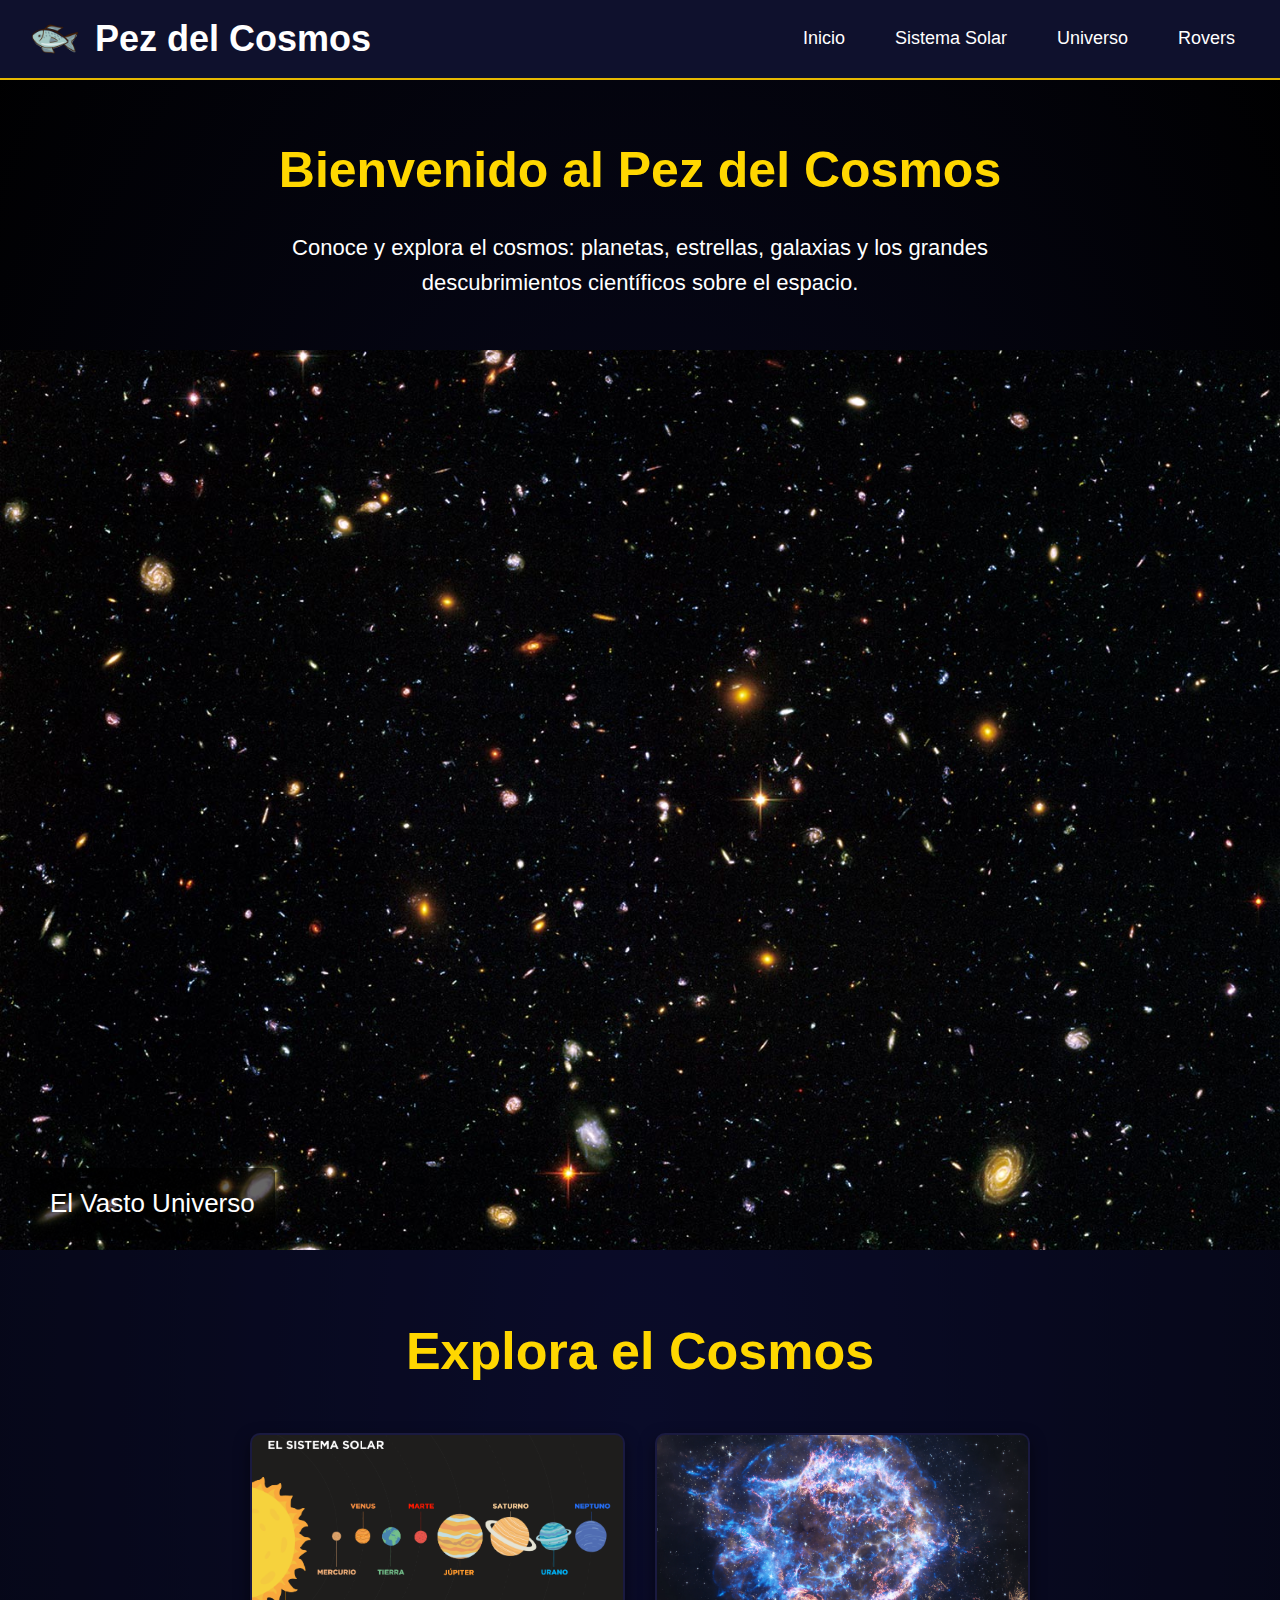
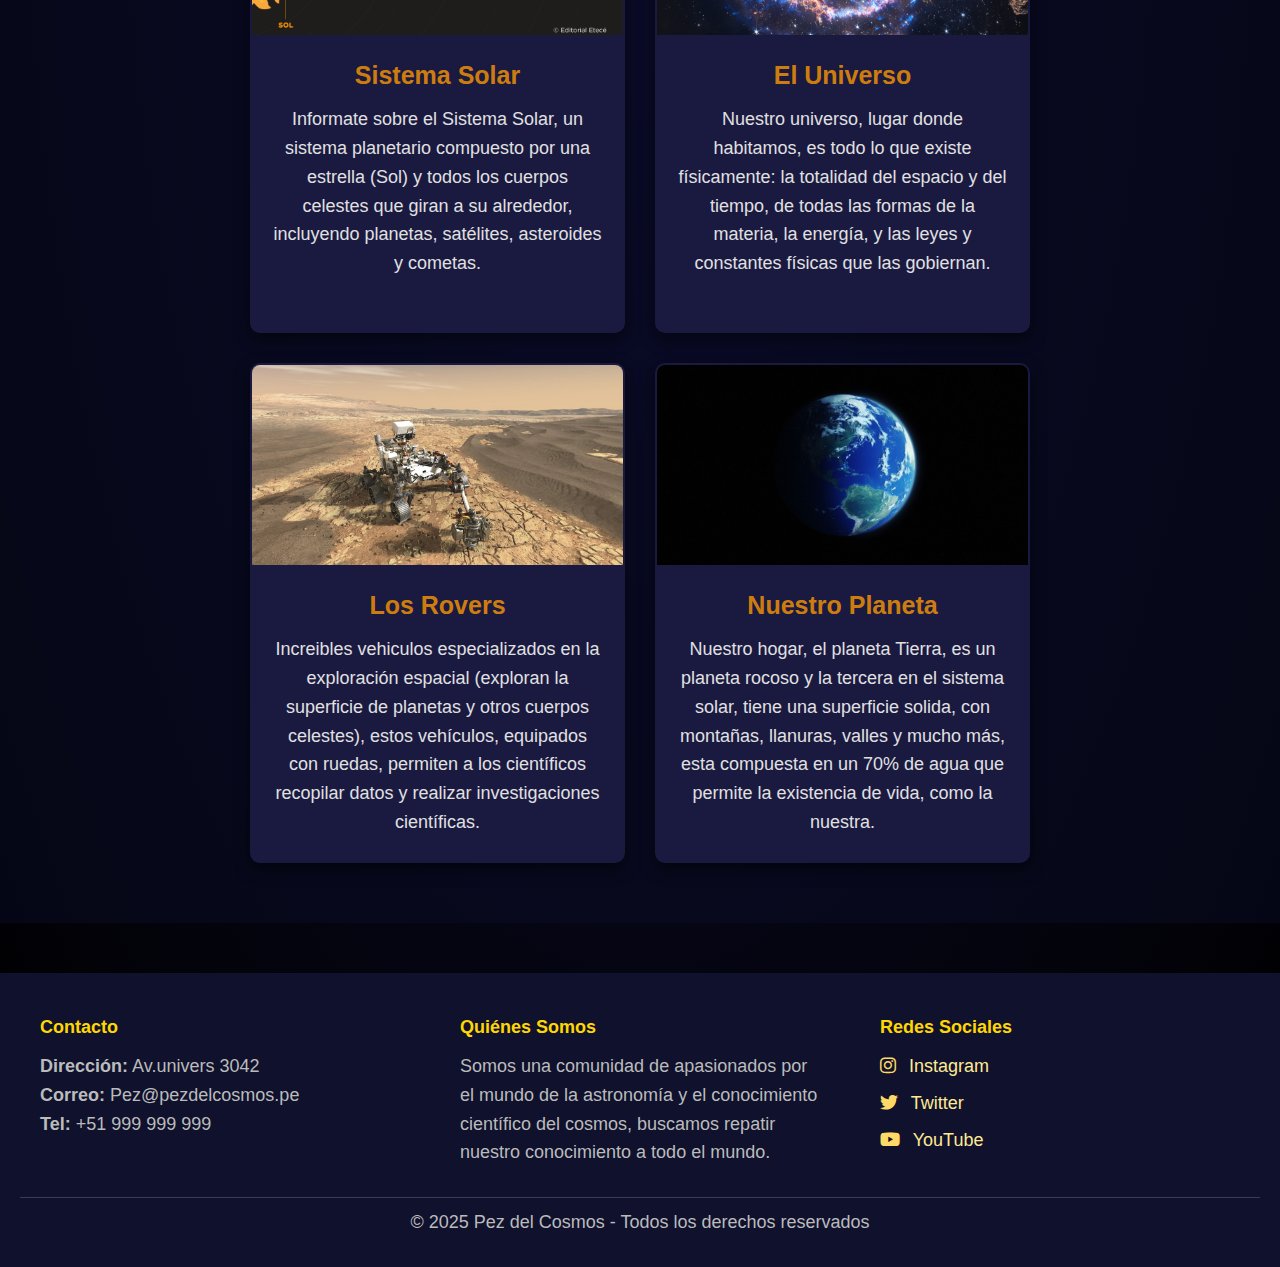
<file: index.html>
<!DOCTYPE html>
<!--Por: Camila Saribe Quispe Llimpe-->
<html lang="es">
    <head>
        <meta charset="UTF-8">
        <meta name="viewport" content="width=device-width, initial-scale=1.0">
        <title>Pez del Cosmos</title>
        <link rel="stylesheet" href="style.css">
        <link rel="stylesheet" href="https://cdnjs.cloudflare.com/ajax/libs/font-awesome/6.5.0/css/all.min.css">
    </head>
<body>

    <!--CABEZERA-->
    <header>
        <div class="logo">
            <img src="img/pez.webp">
            <h1>Pez del Cosmos</h1>
        </div>
        <nav>
            <ul class="menu">
                <li><a href="index.html">Inicio</a></li>
                <li><a href="0_Sistema_Solar.html">Sistema Solar</a>
                    <ul class="submenu">
                        <li><a href="1_Mercurio.html">Mercurio</a></li>
                        <li><a href="2_Venus.html">Venus</a></li>
                        <li><a href="3_Tierra.html">Tierra</a></li>
                        <li><a href="4_Marte.html">Marte</a></li>
                        <li><a href="5_Jupiter.html">Júpiter</a></li>
                        <li><a href="6_Saturno.html">Saturno</a></li>
                        <li><a href="7_Urano.html">Urano</a></li>
                        <li><a href="8_Neptuno.html">Neptuno</a></li>
                    </ul>
                </li>
                <li><a href="9_Universo.html">Universo</a></li>
                <li><a href="10_Rovers.html">Rovers</a></li>
            </ul>
        </nav>
        <nav class="menu-responsive">
            <a href="index.html"><i class="fa-solid fa-house"></i></a>
            <a href="0_Sistema_Solar.html"><i class="fa-solid fa-sun"></i></a>
            <a href="9_Universo.html"><i class="fa-solid fa-shuttle-space"></i></a>
            <a href="10_Rovers.html"><i class="fa-solid fa-robot"></i></a>
        </nav>
    </header>

    <!--CARRUSEL-->
    <main>
        <section class="inicio">
            <h2>Bienvenido al Pez del Cosmos</h2>
            <p>Conoce y explora el cosmos: planetas, estrellas, galaxias y los grandes descubrimientos científicos sobre el espacio.</p>
        </section>
    </main>
    <section class="carrusel">
        <ul>
            <li>
                <img src="img/universo.jpg">
                <div class="descripcion">El Vasto Universo</div>                
            </li>
            <li>
                <img src="img/sistemasolar.jpg">
                <div class="descripcion">Nuestro Sistema Solar</div>
            </li>
            <li>
                <img src="img/exploracionluna.jpg">
                <div class="descripcion">La Llegada a la Luna</div>
            </li>
            <li>
                <img src="img/galaxia.jpg">
                <div class="descripcion">Nuestra Galaxia</div>
            </li>
        </ul>
    </section>

    <!--CONTENIDO-->
    <section class="bloque">
        <h2>Explora el Cosmos</h2>
        <div class="bloques">
            <a href="0_Sistema_Solar.html">
                <div>
                    <img src="img/sistemasolar.png">
                    <div>
                        <h3>Sistema Solar</h3>
                        <p>Informate sobre el Sistema Solar, un sistema planetario compuesto por una estrella (Sol) y todos los cuerpos celestes que giran a su alrededor, incluyendo planetas, satélites, asteroides y cometas. </p>
                    </div>
                </div>
            </a>
            <a href="9_Universo.html">
                <div>
                    <img src="img/universo.png">
                    <div>
                        <h3>El Universo</h3>
                        <p>Nuestro universo, lugar donde habitamos, es todo lo que existe físicamente: la totalidad del espacio y del tiempo, de todas las formas de la materia, la energía, y las leyes y constantes físicas que las gobiernan.</p>
                    </div>
                </div>
            </a>
            <a href="10_Rovers.html">
                <div>
                <img src="img/Rovers.jpg">
                    <div>
                        <h3>Los Rovers</h3>
                        <p>Increibles vehiculos especializados en la exploración espacial (exploran la superficie de planetas y otros cuerpos celestes), estos vehículos, equipados con ruedas, permiten a los científicos recopilar datos y realizar investigaciones científicas.</p>
                    </div>
                </div>
            </a>
            <a href="3_Tierra.html">
                <div>
                <img src="img/tierra2.jpg">
                    <div>
                        <h3>Nuestro Planeta</h3>
                        <p>Nuestro hogar, el planeta Tierra, es un planeta rocoso y la tercera en el sistema solar, tiene una superficie solida, con montañas, llanuras, valles y mucho más, esta compuesta en un 70% de agua que permite la existencia de vida, como la nuestra.</p>
                    </div>
                </div>
            </a>            
        </div>
    </section>

    <!--PIE-->
    <footer>
        <div class="footer-contenido">
            <div class="footer-seccion">
                <h4>Contacto</h4>
                <p><b>Dirección:</b> Av.univers 3042</p>
                <p><b>Correo:</b> Pez@pezdelcosmos.pe</p>
                <p><b>Tel:</b> +51 999 999 999</p>
            </div>
            <div class="footer-seccion">
                <h4>Quiénes Somos</h4>
                <p>Somos una comunidad de apasionados por el mundo de la astronomía y el conocimiento científico del cosmos, buscamos repatir nuestro conocimiento a todo el mundo.</p>
            </div>
            <div class="footer-seccion">
                <h4>Redes Sociales</h4>
                <p><a href="https://www.instagram.com/nasa_es/?hl=es" target="_blank"><i class="fab fa-instagram"></i> Instagram</a>
                <br><a href="https://x.com/nasa_es?lang=es" target="_blank"><i class="fab fa-twitter"></i> Twitter</a>
                <br><a href="https://www.youtube.com/@nasa_es" target="_blank"><i class="fab fa-youtube"></i> YouTube</a>
                </p>
            </div>
        </div>
        <div class="footer-creditos">
            <p>&copy; 2025 Pez del Cosmos - Todos los derechos reservados</p>
        </div>
    </footer>

</body>
</html>
</file>
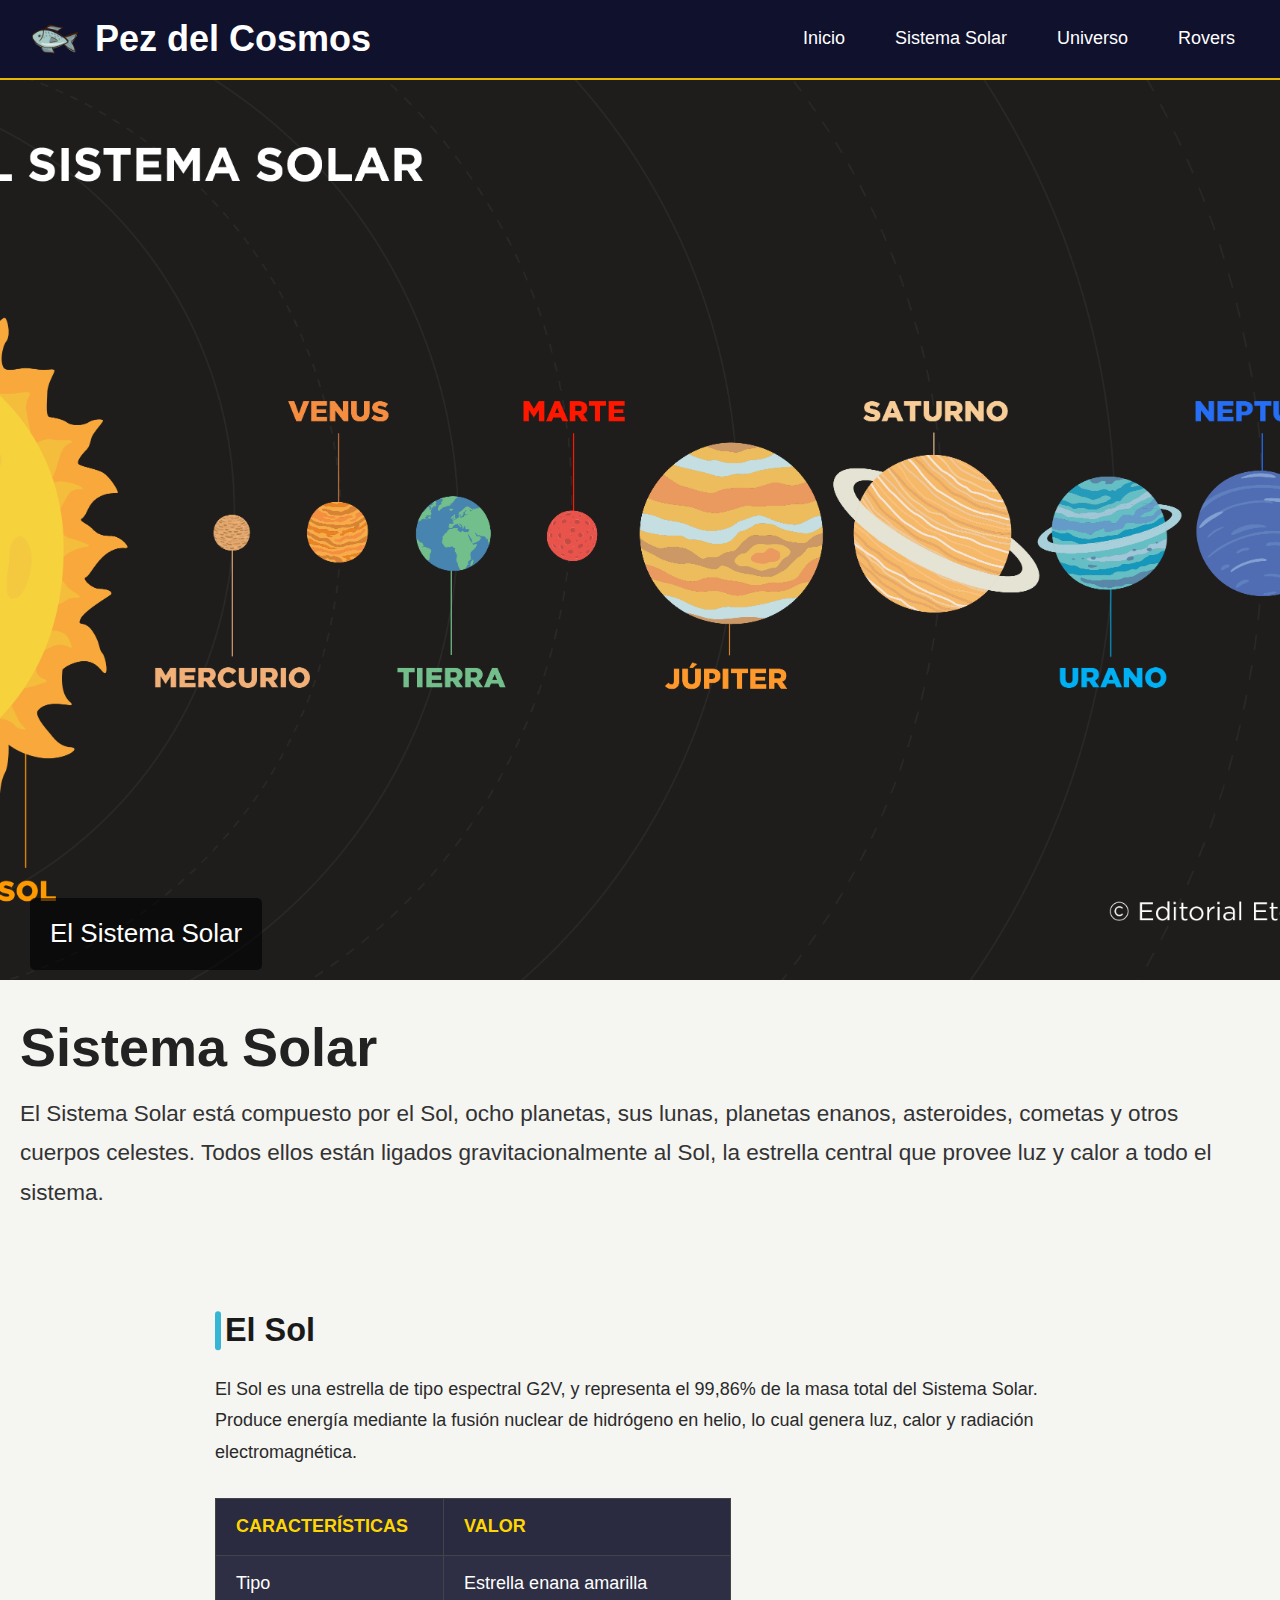
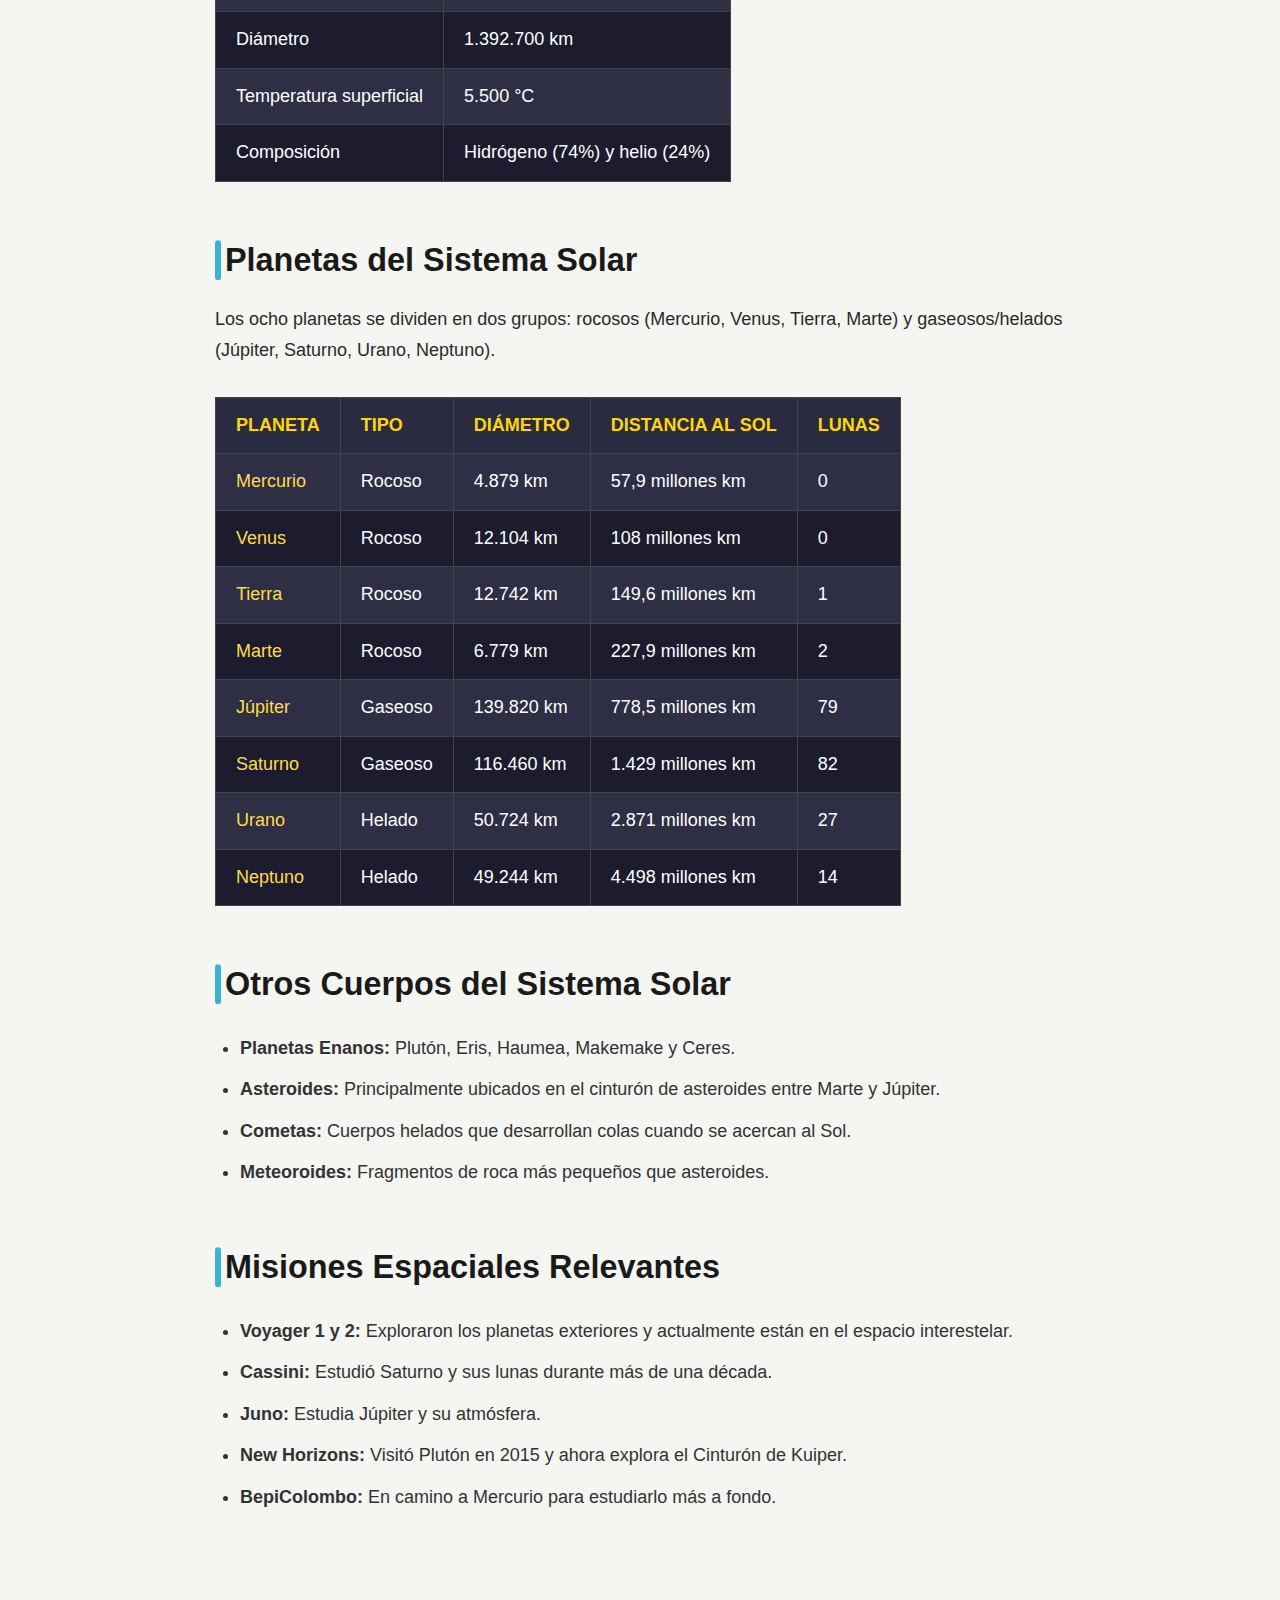
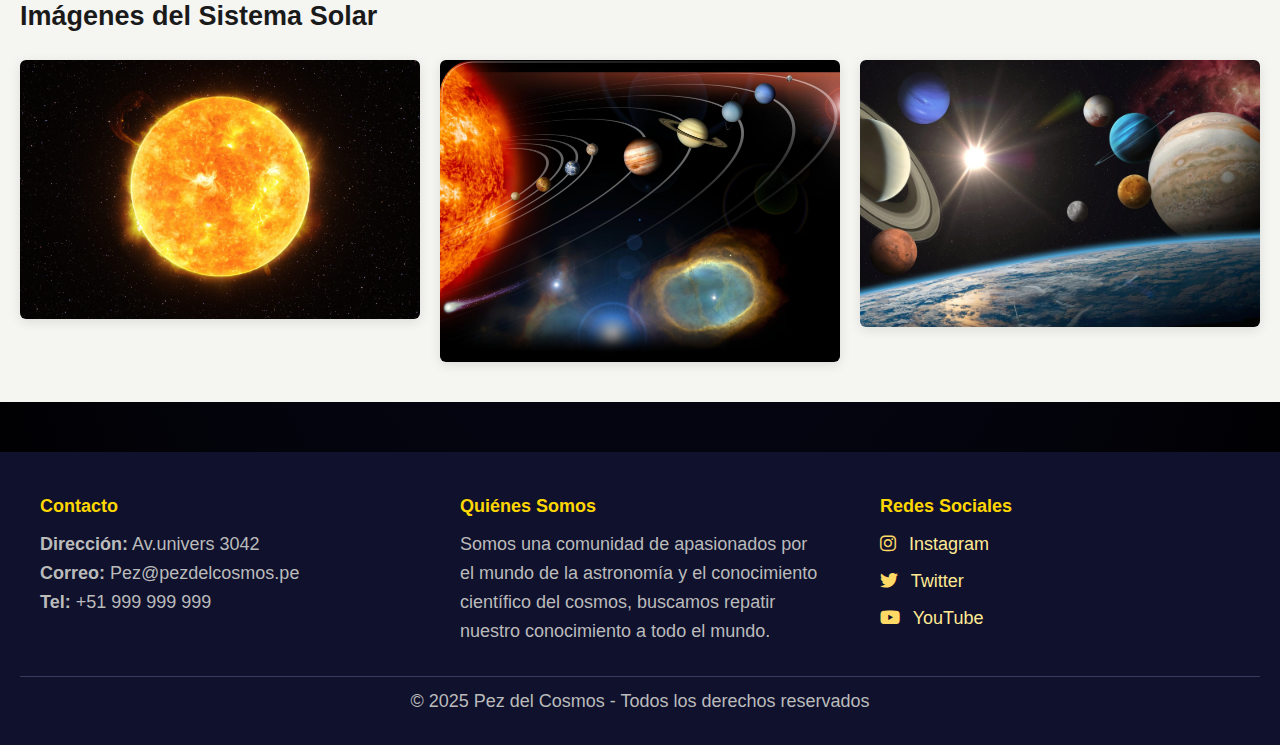
<file: 0_Sistema_Solar.html>
<!DOCTYPE html>
<!--Por: Camila Saribe Quispe Llimpe-->
<html lang="es">
    <head>
        <meta charset="UTF-8">
        <meta name="viewport" content="width=device-width, initial-scale=1.0">
        <title>Sistema Solar - Pez del Cosmos</title>
        <link rel="stylesheet" href="style.css">
        <link rel="stylesheet" href="https://cdnjs.cloudflare.com/ajax/libs/font-awesome/6.5.0/css/all.min.css">
    </head>
<body>

    <!--CABEZERA-->
    <header>
        <div class="logo">
            <img src="img/pez.webp">
            <h1>Pez del Cosmos</h1>
        </div>
        <nav>
            <ul class="menu">
                <li><a href="index.html">Inicio</a></li>
                <li><a href="0_Sistema_Solar.html">Sistema Solar</a>
                    <ul class="submenu">
                        <li><a href="1_Mercurio.html">Mercurio</a></li>
                        <li><a href="2_Venus.html">Venus</a></li>
                        <li><a href="3_Tierra.html">Tierra</a></li>
                        <li><a href="4_Marte.html">Marte</a></li>
                        <li><a href="5_Jupiter.html">Júpiter</a></li>
                        <li><a href="6_Saturno.html">Saturno</a></li>
                        <li><a href="7_Urano.html">Urano</a></li>
                        <li><a href="8_Neptuno.html">Neptuno</a></li>
                    </ul>
                </li>
                <li><a href="9_Universo.html">Universo</a></li>
                <li><a href="10_Rovers.html">Rovers</a></li>
            </ul>
        </nav>
        <nav class="menu-responsive">
            <a href="index.html"><i class="fa-solid fa-house"></i></a>
            <a href="0_Sistema_Solar.html"><i class="fa-solid fa-sun"></i></a>
            <a href="9_Universo.html"><i class="fa-solid fa-shuttle-space"></i></a>
            <a href="10_Rovers.html"><i class="fa-solid fa-robot"></i></a>
        </nav>
    </header>

    <!--CARRUSEL-->
    <section class="carrusel">
        <ul>
            <li>
                <img src="img/sistemasolar.png">
                <div class="descripcion">El Sistema Solar</div>                
            </li>
            <li>
                <img src="img/sistemasolar3.jpg">
                <div class="descripcion">El Sistema Solar</div>
            </li>
            <li>
                <img src="img/sistemasolar4.jpg">
                <div class="descripcion">El Sistema Solar</div>
            </li>
            <li>
                <img src="img/sistemasolar5.webp">
                <div class="descripcion">El Sistema Solar</div>
            </li>
        </ul>
    </section>

<!--CUERPO-->
    <main class="contenido">
        <section class="cabeza">
            <h2>Sistema Solar</h2>
            <p>El Sistema Solar está compuesto por el Sol, ocho planetas, sus lunas, planetas enanos, asteroides, cometas y otros cuerpos celestes. Todos ellos están ligados gravitacionalmente al Sol, la estrella central que provee luz y calor a todo el sistema.</p>
        </section>
        <section class="cuerpo">
            <h3>El Sol</h3>
            <p>El Sol es una estrella de tipo espectral G2V, y representa el 99,86% de la masa total del Sistema Solar. Produce energía mediante la fusión nuclear de hidrógeno en helio, lo cual genera luz, calor y radiación electromagnética.</p>
            <table>
                <tr><th>Características</th><th>Valor</th></tr>
                <tr><td>Tipo</td><td>Estrella enana amarilla</td></tr>
                <tr><td>Diámetro</td><td>1.392.700 km</td></tr>
                <tr><td>Temperatura superficial</td><td>5.500 °C</td></tr>
                <tr><td>Composición</td><td>Hidrógeno (74%) y helio (24%)</td></tr>
            </table>
            <h3>Planetas del Sistema Solar</h3>
            <p>Los ocho planetas se dividen en dos grupos: rocosos (Mercurio, Venus, Tierra, Marte) y gaseosos/helados (Júpiter, Saturno, Urano, Neptuno).</p>
            <table>
                <tr><th>Planeta</th><th>Tipo</th><th>Diámetro</th><th>Distancia al Sol</th><th>Lunas</th></tr>
                <tr><td><a href="1_Mercurio.html">Mercurio</a></td><td>Rocoso</td><td>4.879 km</td><td>57,9 millones km</td><td>0</td></tr>
                <tr><td><a href="2_Venus.html">Venus</a></td><td>Rocoso</td><td>12.104 km</td><td>108 millones km</td><td>0</td></tr>
                <tr><td><a href="3_Tierra.html">Tierra</a></td><td>Rocoso</td><td>12.742 km</td><td>149,6 millones km</td><td>1</td></tr>
                <tr><td><a href="4_Marte.html">Marte</a></td><td>Rocoso</td><td>6.779 km</td><td>227,9 millones km</td><td>2</td></tr>
                <tr><td><a href="5_Jupiter.html">Júpiter</a></td><td>Gaseoso</td><td>139.820 km</td><td>778,5 millones km</td><td>79</td></tr>
                <tr><td><a href="6_Saturno.html">Saturno</a></td><td>Gaseoso</td><td>116.460 km</td><td>1.429 millones km</td><td>82</td></tr>
                <tr><td><a href="7_Urano.html">Urano</a></td><td>Helado</td><td>50.724 km</td><td>2.871 millones km</td><td>27</td></tr>
                <tr><td><a href="8_Neptuno.html">Neptuno</a></td><td>Helado</td><td>49.244 km</td><td>4.498 millones km</td><td>14</td></tr>
            </table>
            <h3>Otros Cuerpos del Sistema Solar</h3>
            <ul>
                <li><b>Planetas Enanos:</b> Plutón, Eris, Haumea, Makemake y Ceres.</li>
                <li><b>Asteroides:</b> Principalmente ubicados en el cinturón de asteroides entre Marte y Júpiter.</li>
                <li><b>Cometas:</b> Cuerpos helados que desarrollan colas cuando se acercan al Sol.</li>
                <li><b>Meteoroides:</b> Fragmentos de roca más pequeños que asteroides.</li>
            </ul>
            <h3>Misiones Espaciales Relevantes</h3>
            <ul>
                <li><b>Voyager 1 y 2:</b> Exploraron los planetas exteriores y actualmente están en el espacio interestelar.</li>
                <li><b>Cassini:</b> Estudió Saturno y sus lunas durante más de una década.</li>
                <li><b>Juno:</b> Estudia Júpiter y su atmósfera.</li>
                <li><b>New Horizons:</b> Visitó Plutón en 2015 y ahora explora el Cinturón de Kuiper.</li>
                <li><b>BepiColombo:</b> En camino a Mercurio para estudiarlo más a fondo.</li>
            </ul>
        </section>
        <section class="imagenes">
            <h3>Imágenes del Sistema Solar</h3>
            <div class="galeria">
                <img src="img/sol.jpg">
                <img src="img/sistemasolar3.jpg">
                <img src="img/sistemasolar5.webp">
            </div>
        </section>
    </main>

    <!--PIE-->
    <footer>
        <div class="footer-contenido">
            <div class="footer-seccion">
                <h4>Contacto</h4>
                <p><b>Dirección:</b> Av.univers 3042</p>
                <p><b>Correo:</b> Pez@pezdelcosmos.pe</p>
                <p><b>Tel:</b> +51 999 999 999</p>
            </div>
            <div class="footer-seccion">
                <h4>Quiénes Somos</h4>
                <p>Somos una comunidad de apasionados por el mundo de la astronomía y el conocimiento científico del cosmos, buscamos repatir nuestro conocimiento a todo el mundo.</p>
            </div>
            <div class="footer-seccion">
                <h4>Redes Sociales</h4>
                <p><a href="https://www.instagram.com/nasa_es/?hl=es" target="_blank"><i class="fab fa-instagram"></i> Instagram</a><br>
                <a href="https://x.com/nasa_es?lang=es" target="_blank"><i class="fab fa-twitter"></i> Twitter</a><br>
                <a href="https://www.youtube.com/@nasa_es" target="_blank"><i class="fab fa-youtube"></i> YouTube</a>
                </p>
            </div>
        </div>
        <div class="footer-creditos">
            <p>&copy; 2025 Pez del Cosmos - Todos los derechos reservados</p>
        </div>
    </footer>

</body>
</html>
</file>
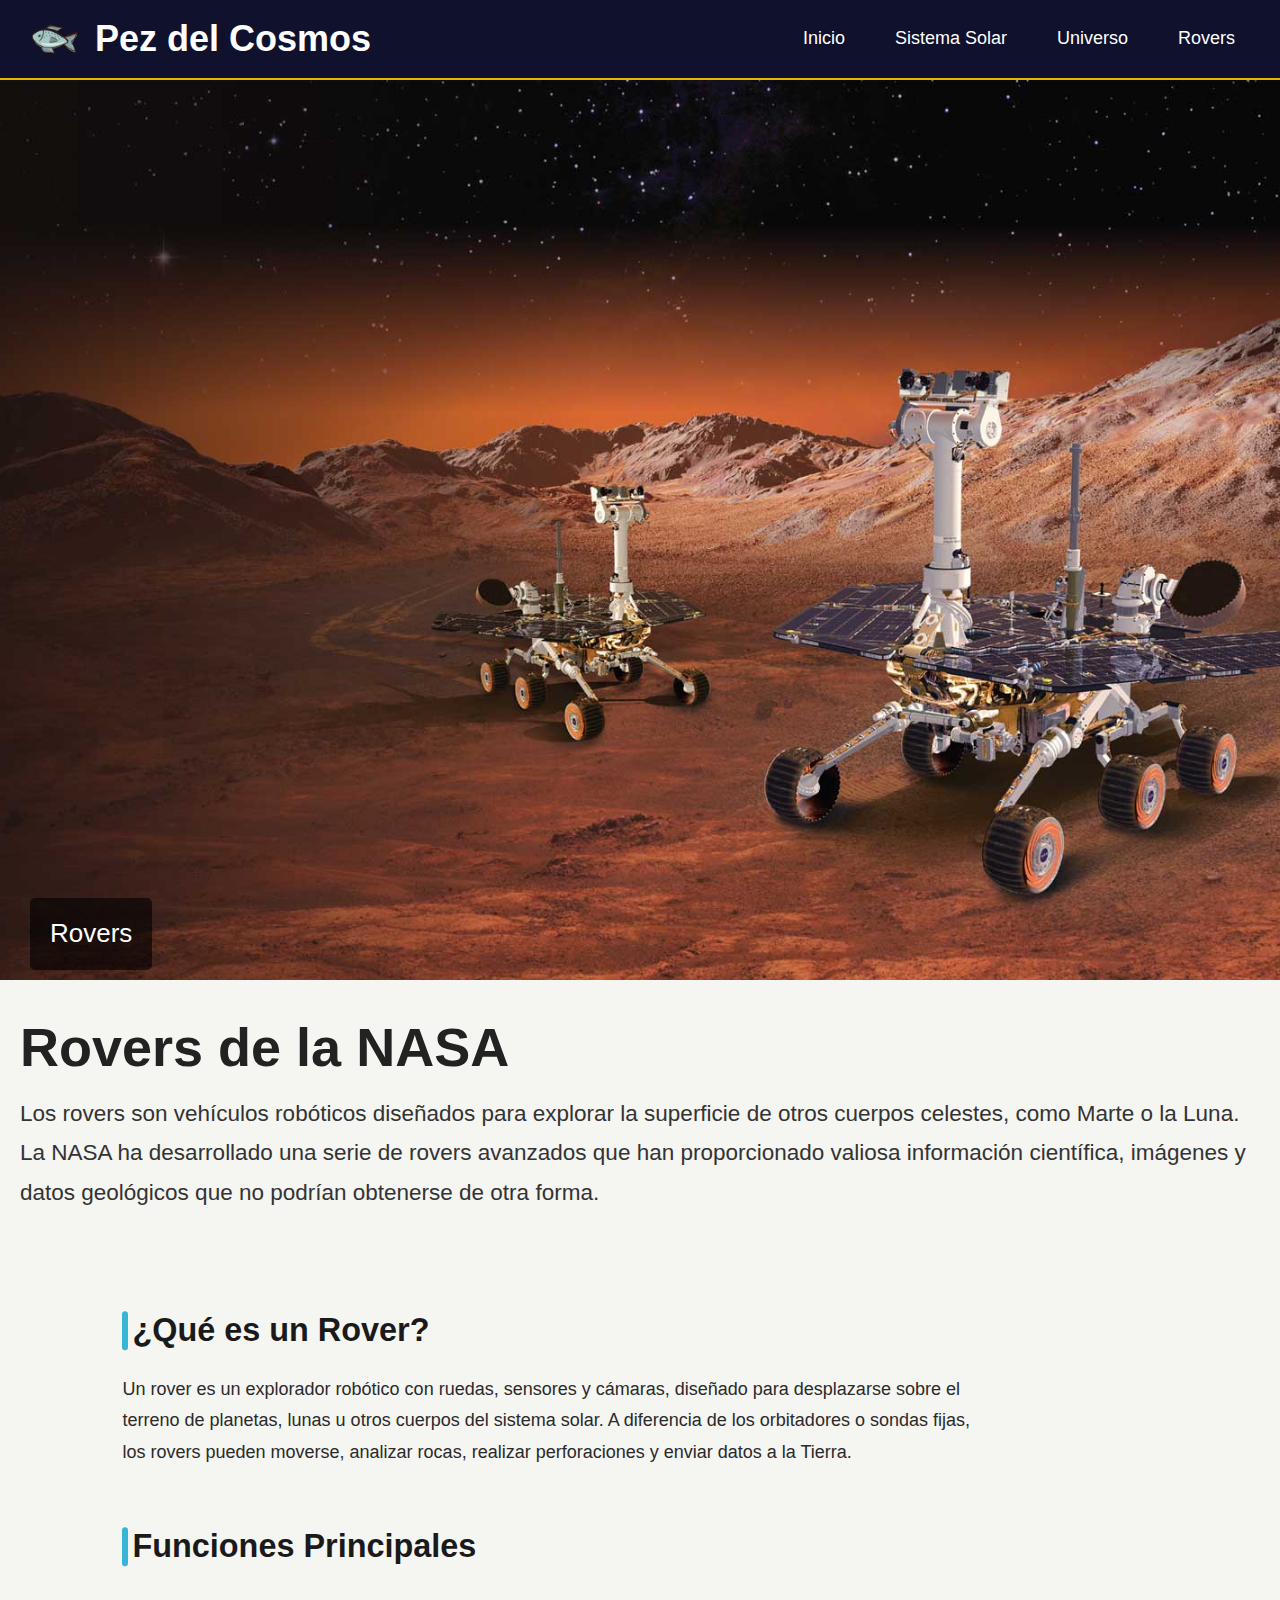
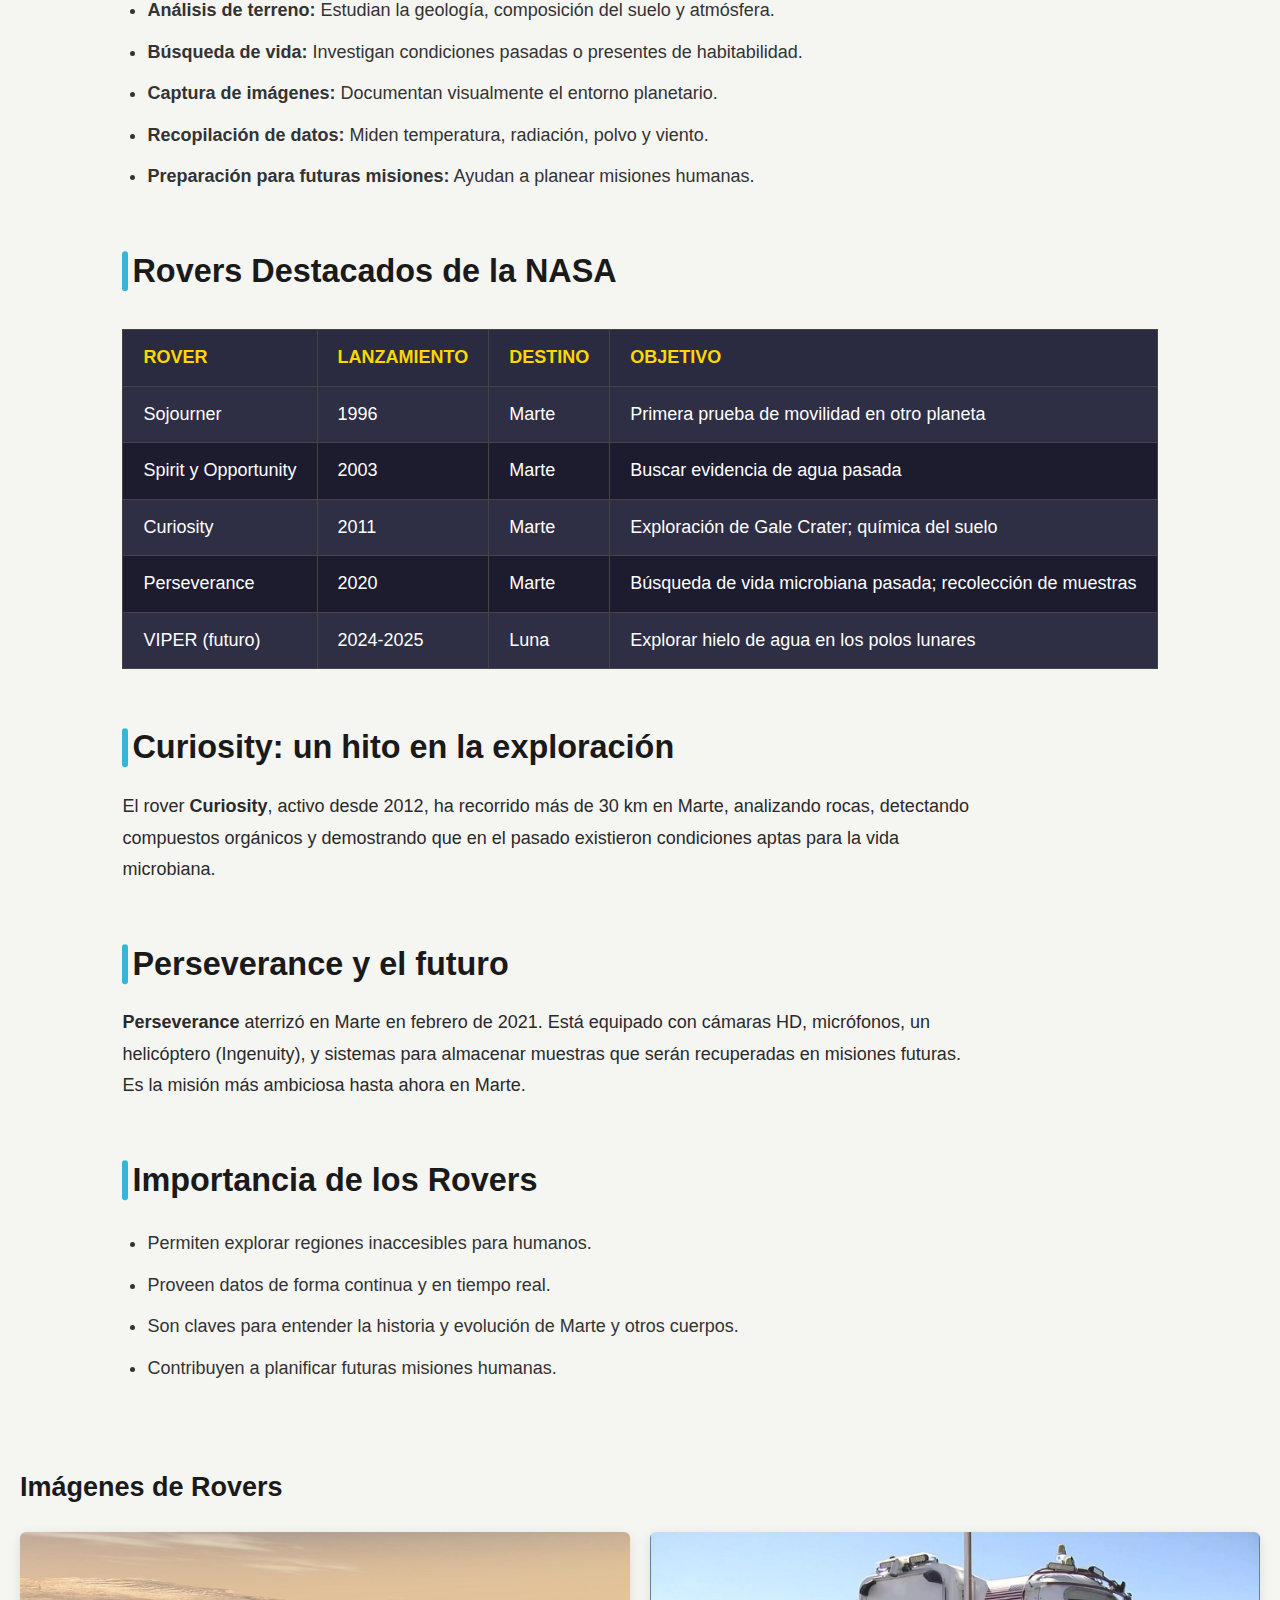
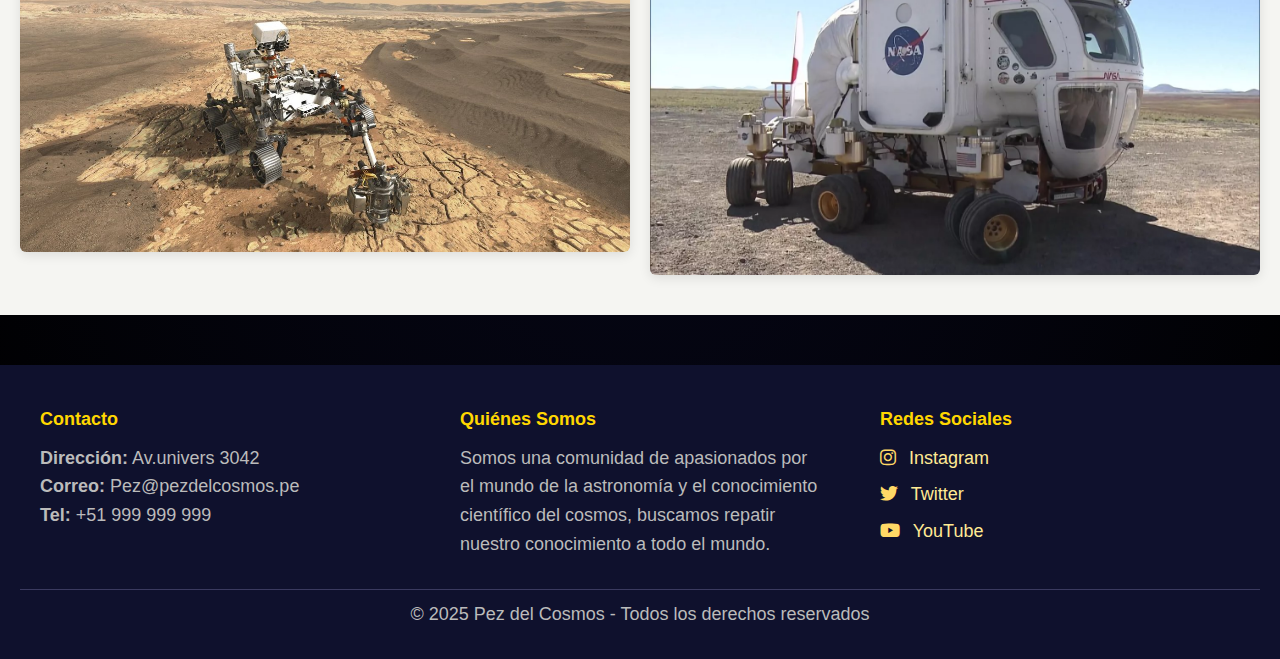
<file: 10_Rovers.html>
<!DOCTYPE html>
<!--Por: Camila Saribe Quispe Llimpe-->
<html lang="es">
    <head>
        <meta charset="UTF-8">
        <meta name="viewport" content="width=device-width, initial-scale=1.0">
        <title>Rovers - Pez del Cosmos</title>
        <link rel="stylesheet" href="style.css">
        <link rel="stylesheet" href="https://cdnjs.cloudflare.com/ajax/libs/font-awesome/6.5.0/css/all.min.css">
    </head>
<body>

    <!--CABEZERA-->
    <header>
        <div class="logo">
            <img src="img/pez.webp">
            <h1>Pez del Cosmos</h1>
        </div>
        <nav>
            <ul class="menu">
                <li><a href="index.html">Inicio</a></li>
                <li><a href="0_Sistema_Solar.html">Sistema Solar</a>
                    <ul class="submenu">
                        <li><a href="1_Mercurio.html">Mercurio</a></li>
                        <li><a href="2_Venus.html">Venus</a></li>
                        <li><a href="3_Tierra.html">Tierra</a></li>
                        <li><a href="4_Marte.html">Marte</a></li>
                        <li><a href="5_Jupiter.html">Júpiter</a></li>
                        <li><a href="6_Saturno.html">Saturno</a></li>
                        <li><a href="7_Urano.html">Urano</a></li>
                        <li><a href="8_Neptuno.html">Neptuno</a></li>
                    </ul>
                </li>
                <li><a href="9_Universo.html">Universo</a></li>
                <li><a href="10_Rovers.html">Rovers</a></li>
            </ul>
        </nav>
        <nav class="menu-responsive">
            <a href="index.html"><i class="fa-solid fa-house"></i></a>
            <a href="0_Sistema_Solar.html"><i class="fa-solid fa-sun"></i></a>
            <a href="9_Universo.html"><i class="fa-solid fa-shuttle-space"></i></a>
            <a href="10_Rovers.html"><i class="fa-solid fa-robot"></i></a>
        </nav>
    </header>

    <!--CARRUSEL-->
    <section class="carrusel">
        <ul>
            <li>
                <img src="img/rovers2.jpg">
                <div class="descripcion">Rovers</div>                
            </li>
            <li>
                <img src="img/rovers3.jpg">
                <div class="descripcion">Rovers</div>
            </li>
            <li>
                <img src="img/Rovers.jpg">
                <div class="descripcion">Rovers</div>
            </li>
            <li>
                <img src="img/rovers4.webp">
                <div class="descripcion">Rovers</div>
            </li>
        </ul>
    </section>

    <!--CUERPO-->
    <main class="contenido">
        <section class="cabeza">
            <h2>Rovers de la NASA</h2>
            <p>Los rovers son vehículos robóticos diseñados para explorar la superficie de otros cuerpos celestes, como Marte o la Luna. La NASA ha desarrollado una serie de rovers avanzados que han proporcionado valiosa información científica, imágenes y datos geológicos que no podrían obtenerse de otra forma.</p>
        </section>
        <section class="cuerpo">
            <h3>¿Qué es un Rover?</h3>
            <p>Un rover es un explorador robótico con ruedas, sensores y cámaras, diseñado para desplazarse sobre el terreno de planetas, lunas u otros cuerpos del sistema solar. A diferencia de los orbitadores o sondas fijas, los rovers pueden moverse, analizar rocas, realizar perforaciones y enviar datos a la Tierra.</p>
            <h3>Funciones Principales</h3>
            <ul>
                <li><b>Análisis de terreno:</b> Estudian la geología, composición del suelo y atmósfera.</li>
                <li><b>Búsqueda de vida:</b> Investigan condiciones pasadas o presentes de habitabilidad.</li>
                <li><b>Captura de imágenes:</b> Documentan visualmente el entorno planetario.</li>
                <li><b>Recopilación de datos:</b> Miden temperatura, radiación, polvo y viento.</li>
                <li><b>Preparación para futuras misiones:</b> Ayudan a planear misiones humanas.</li>
            </ul>
            <h3>Rovers Destacados de la NASA</h3>
            <table>
                <tr><th>Rover</th><th>Lanzamiento</th><th>Destino</th><th>Objetivo</th></tr>
                <tr><td>Sojourner</td><td>1996</td><td>Marte</td><td>Primera prueba de movilidad en otro planeta</td></tr>
                <tr><td>Spirit y Opportunity</td><td>2003</td><td>Marte</td><td>Buscar evidencia de agua pasada</td></tr>
                <tr><td>Curiosity</td><td>2011</td><td>Marte</td><td>Exploración de Gale Crater; química del suelo</td></tr>
                <tr><td>Perseverance</td><td>2020</td><td>Marte</td><td>Búsqueda de vida microbiana pasada; recolección de muestras</td></tr>
                <tr><td>VIPER (futuro)</td><td>2024-2025</td><td>Luna</td><td>Explorar hielo de agua en los polos lunares</td></tr>
            </table>
            <h3>Curiosity: un hito en la exploración</h3>
            <p>El rover <b>Curiosity</b>, activo desde 2012, ha recorrido más de 30 km en Marte, analizando rocas, detectando compuestos orgánicos y demostrando que en el pasado existieron condiciones aptas para la vida microbiana.</p>
            <h3>Perseverance y el futuro</h3>
            <p><b>Perseverance</b> aterrizó en Marte en febrero de 2021. Está equipado con cámaras HD, micrófonos, un helicóptero (Ingenuity), y sistemas para almacenar muestras que serán recuperadas en misiones futuras. Es la misión más ambiciosa hasta ahora en Marte.</p>
            <h3>Importancia de los Rovers</h3>
            <ul>
                <li>Permiten explorar regiones inaccesibles para humanos.</li>
                <li>Proveen datos de forma continua y en tiempo real.</li>
                <li>Son claves para entender la historia y evolución de Marte y otros cuerpos.</li>
                <li>Contribuyen a planificar futuras misiones humanas.</li>
            </ul>
        </section>
        <section class="imagenes">
            <h3>Imágenes de Rovers</h3>
            <div class="galeria">
                <img src="img/Rovers.jpg">
                <img src="img/rovers4.webp">
            </div>
        </section>
    </main>

    <!--PIE-->
    <footer>
        <div class="footer-contenido">
            <div class="footer-seccion">
                <h4>Contacto</h4>
                <p><b>Dirección:</b> Av.univers 3042</p>
                <p><b>Correo:</b> Pez@pezdelcosmos.pe</p>
                <p><b>Tel:</b> +51 999 999 999</p>
            </div>
            <div class="footer-seccion">
                <h4>Quiénes Somos</h4>
                <p>Somos una comunidad de apasionados por el mundo de la astronomía y el conocimiento científico del cosmos, buscamos repatir nuestro conocimiento a todo el mundo.</p>
            </div>
            <div class="footer-seccion">
                <h4>Redes Sociales</h4>
                <p><a href="https://www.instagram.com/nasa_es/?hl=es" target="_blank"><i class="fab fa-instagram"></i> Instagram</a><br>
                <a href="https://x.com/nasa_es?lang=es" target="_blank"><i class="fab fa-twitter"></i> Twitter</a><br>
                <a href="https://www.youtube.com/@nasa_es" target="_blank"><i class="fab fa-youtube"></i> YouTube</a>
                </p>
            </div>
        </div>
        <div class="footer-creditos">
            <p>&copy; 2025 Pez del Cosmos - Todos los derechos reservados</p>
        </div>
    </footer>

</body>
</html>
</file>
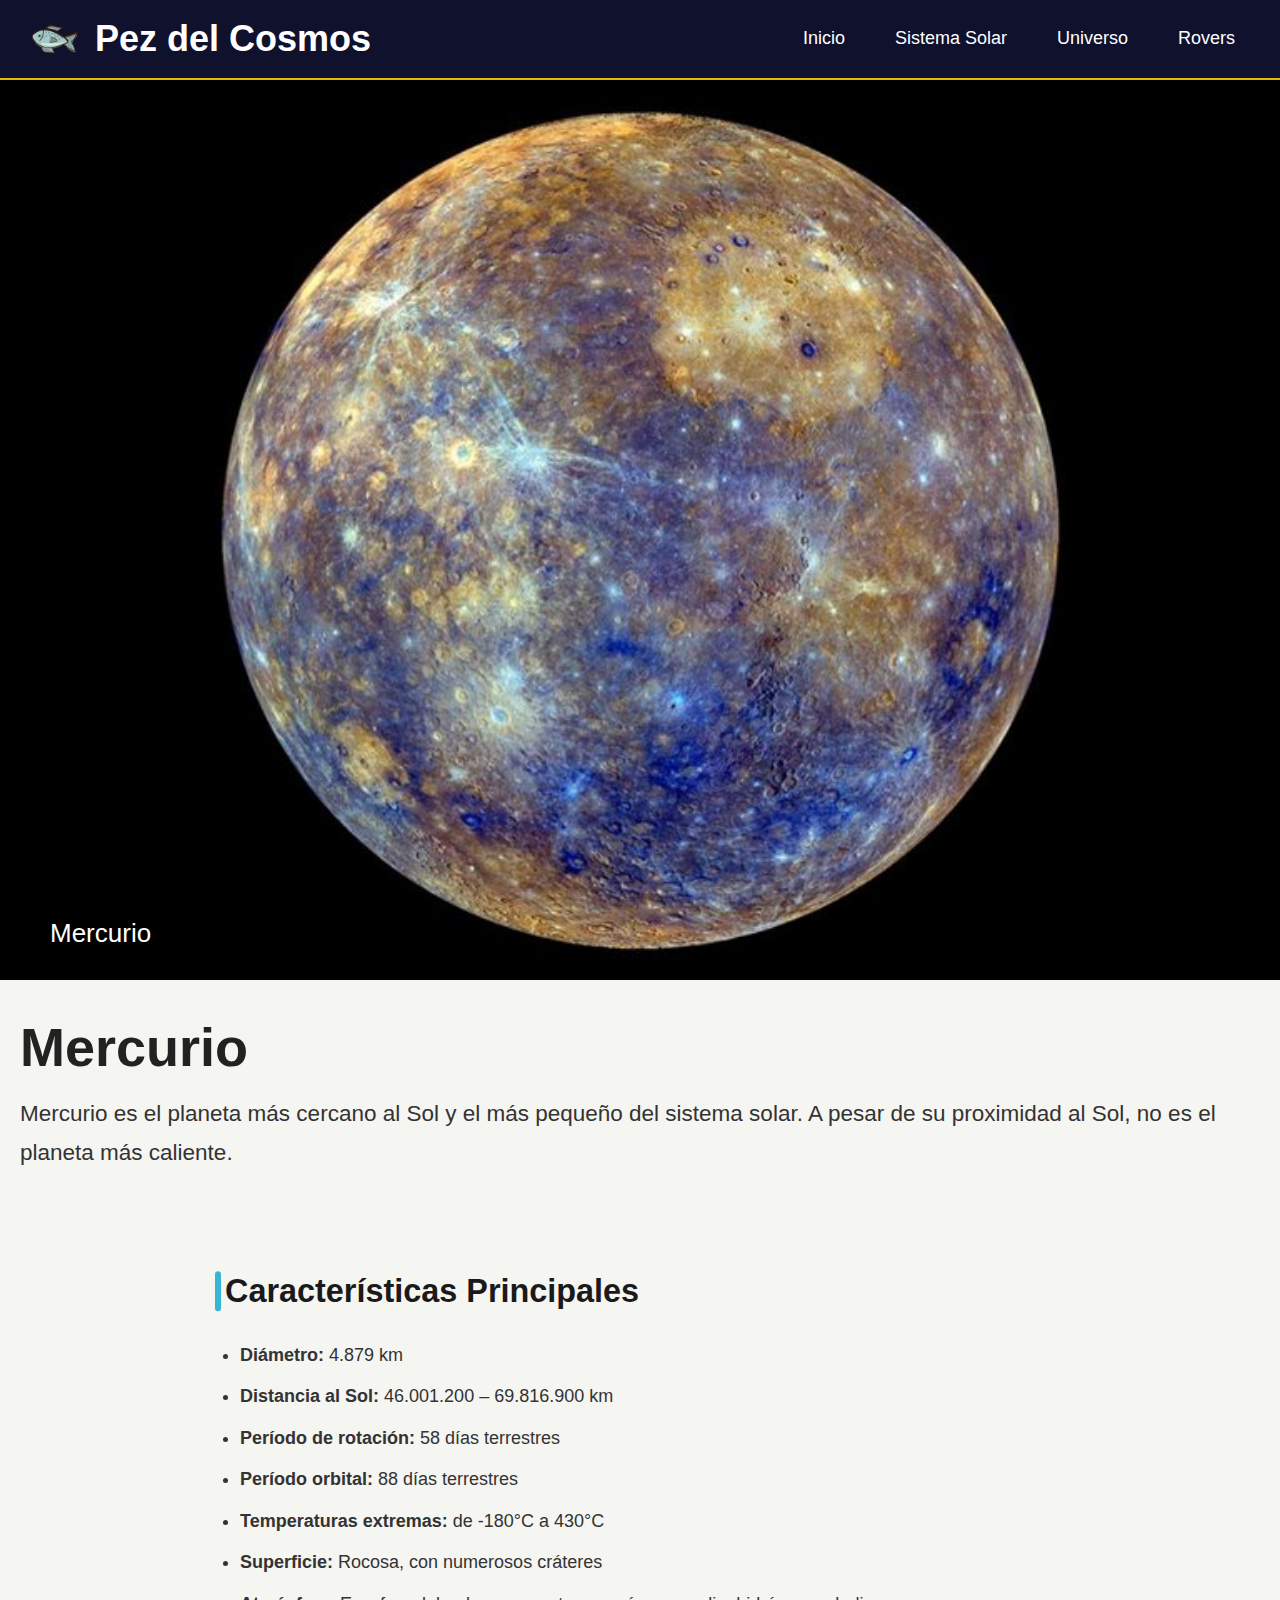
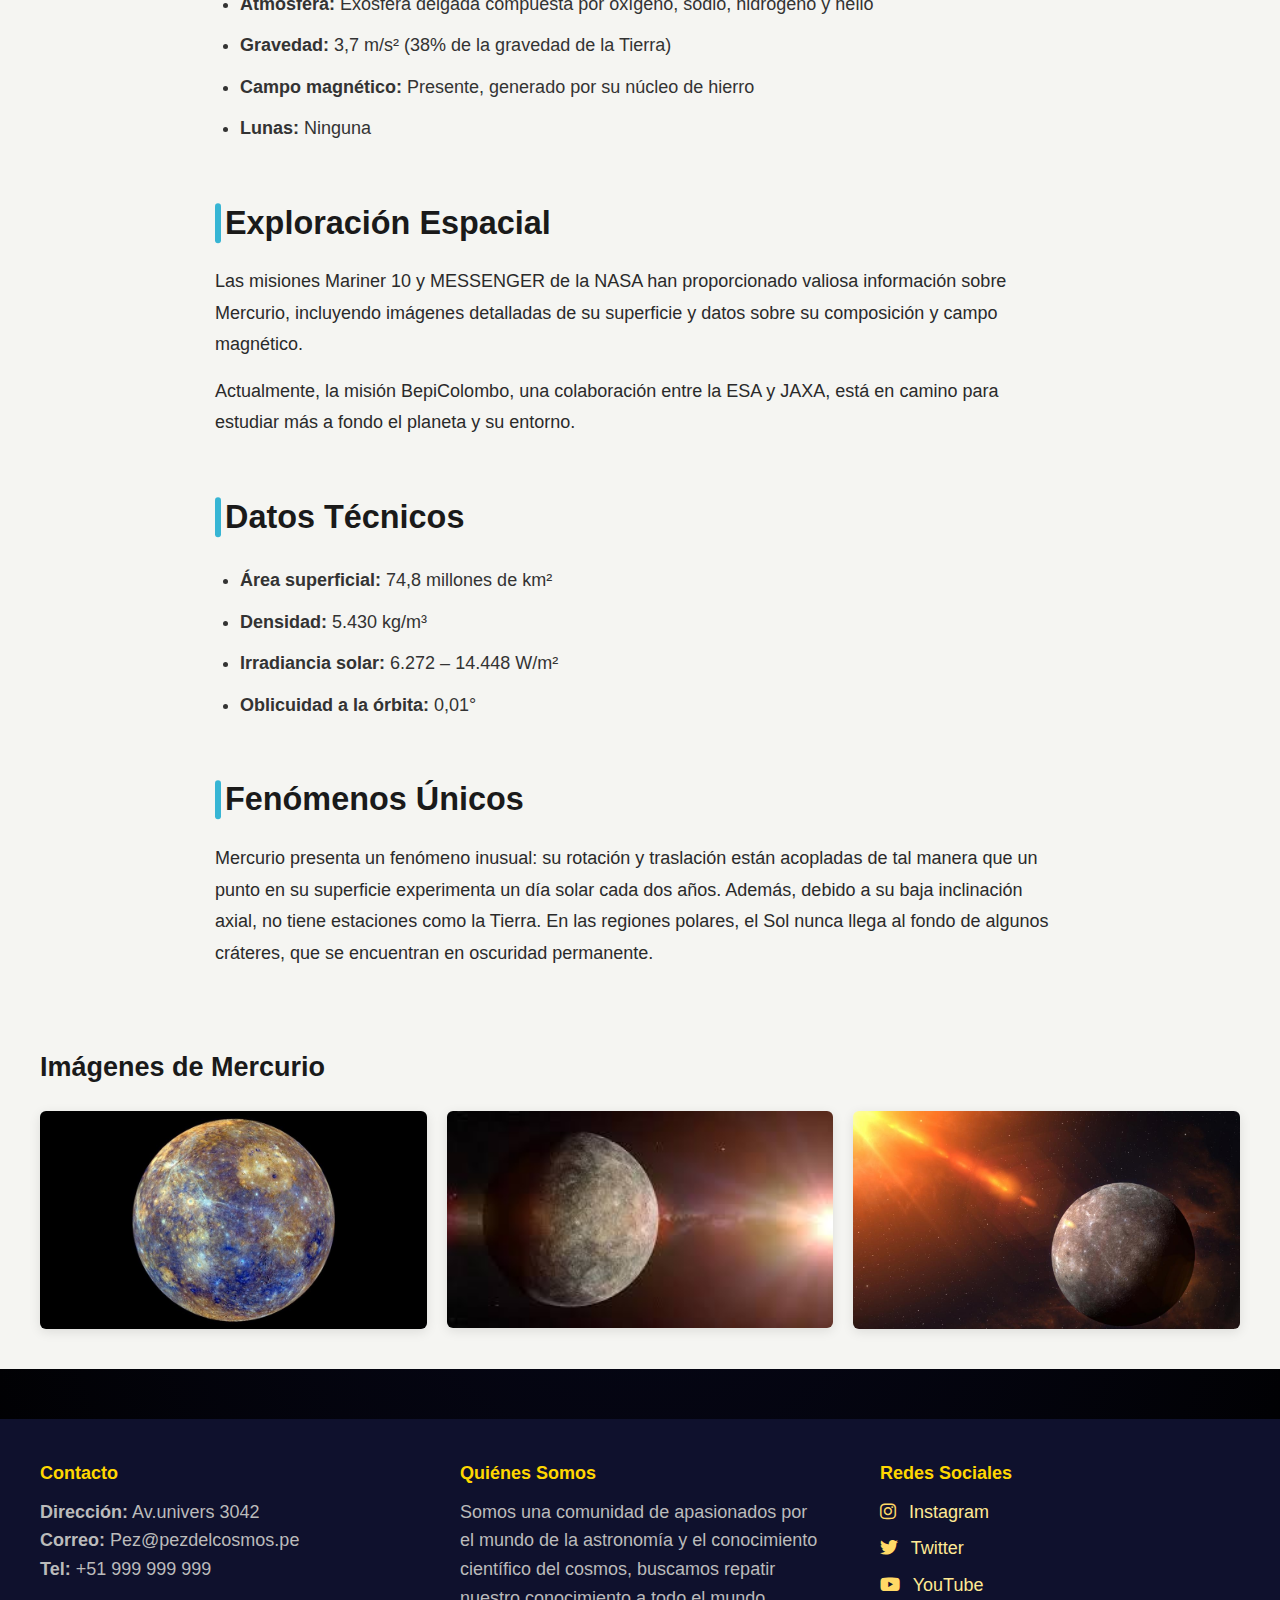
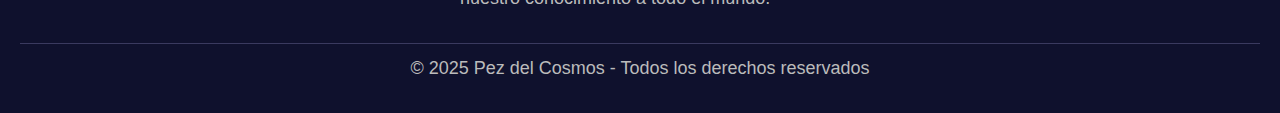
<file: 1_Mercurio.html>
<!DOCTYPE html>
<!--Por: Camila Saribe Quispe Llimpe-->
<html lang="es">
    <head>
        <meta charset="UTF-8">
        <meta name="viewport" content="width=device-width, initial-scale=1.0">
        <title>Mercurio - Pez del Cosmos</title>
        <link rel="stylesheet" href="style.css">
        <link rel="stylesheet" href="https://cdnjs.cloudflare.com/ajax/libs/font-awesome/6.5.0/css/all.min.css">
    </head>
<body>

    <!--CABEZERA-->
    <header>
        <div class="logo">
            <img src="img/pez.webp">
            <h1>Pez del Cosmos</h1>
        </div>
        <nav>
            <ul class="menu">
                <li><a href="index.html">Inicio</a></li>
                <li><a href="0_Sistema_Solar.html">Sistema Solar</a>
                    <ul class="submenu">
                        <li><a href="1_Mercurio.html">Mercurio</a></li>
                        <li><a href="2_Venus.html">Venus</a></li>
                        <li><a href="3_Tierra.html">Tierra</a></li>
                        <li><a href="4_Marte.html">Marte</a></li>
                        <li><a href="5_Jupiter.html">Júpiter</a></li>
                        <li><a href="6_Saturno.html">Saturno</a></li>
                        <li><a href="7_Urano.html">Urano</a></li>
                        <li><a href="8_Neptuno.html">Neptuno</a></li>
                    </ul>
                </li>
                <li><a href="9_Universo.html">Universo</a></li>
                <li><a href="10_Rovers.html">Rovers</a></li>
            </ul>
        </nav>
        <nav class="menu-responsive">
            <a href="index.html"><i class="fa-solid fa-house"></i></a>
            <a href="0_Sistema_Solar.html"><i class="fa-solid fa-sun"></i></a>
            <a href="9_Universo.html"><i class="fa-solid fa-shuttle-space"></i></a>
            <a href="10_Rovers.html"><i class="fa-solid fa-robot"></i></a>
        </nav>
    </header>

    <!--CARRUSEL-->
    <section class="carrusel">
        <ul>
            <li>
                <img src="img/mercurio.jpg">
                <div class="descripcion">Mercurio</div>                
            </li>
            <li>
                <img src="img/mercurio3.jpg">
                <div class="descripcion">Mercurio</div>
            </li>
            <li>
                <img src="img/mercurio4.jpg">
                <div class="descripcion">Mercurio</div>
            </li>
            <li>
                <img src="img/mercurio5.jpg">
                <div class="descripcion">Mercurio</div>
            </li>
        </ul>
    </section>

    <!--CUERPO-->
    <main class="contenido">
        <section class="cabeza">
            <h2>Mercurio</h2>
            <p>Mercurio es el planeta más cercano al Sol y el más pequeño del sistema solar. A pesar de su proximidad al Sol, no es el planeta más caliente.</p>
        </section>
        <section class="cuerpo">
            <h3>Características Principales</h3>
            <ul>
                <li><b>Diámetro:</b> 4.879 km</li>
                <li><b>Distancia al Sol:</b> 46.001.200 – 69.816.900 km</li>
                <li><b>Período de rotación:</b> 58 días terrestres</li>
                <li><b>Período orbital:</b> 88 días terrestres</li>
                <li><b>Temperaturas extremas:</b> de -180°C a 430°C</li>
                <li><b>Superficie:</b> Rocosa, con numerosos cráteres</li>
                <li><b>Atmósfera:</b> Exosfera delgada compuesta por oxígeno, sodio, hidrógeno y helio</li>
                <li><b>Gravedad:</b> 3,7 m/s² (38% de la gravedad de la Tierra)</li>
                <li><b>Campo magnético:</b> Presente, generado por su núcleo de hierro</li>
                <li><b>Lunas:</b> Ninguna</li>
            </ul>
            <h3>Exploración Espacial</h3>
            <p>Las misiones Mariner 10 y MESSENGER de la NASA han proporcionado valiosa información sobre Mercurio, incluyendo imágenes detalladas de su superficie y datos sobre su composición y campo magnético.</p>
            <p>Actualmente, la misión BepiColombo, una colaboración entre la ESA y JAXA, está en camino para estudiar más a fondo el planeta y su entorno.</p>
            <h3>Datos Técnicos</h3>
            <ul>
                <li><b>Área superficial:</b> 74,8 millones de km²</li>
                <li><b>Densidad:</b> 5.430 kg/m³</li>
                <li><b>Irradiancia solar:</b> 6.272 – 14.448 W/m²</li>
                <li><b>Oblicuidad a la órbita:</b> 0,01°</li>
            </ul>
            <h3>Fenómenos Únicos</h3>
            <p>Mercurio presenta un fenómeno inusual: su rotación y traslación están acopladas de tal manera que un punto en su superficie experimenta un día solar cada dos años. Además, debido a su baja inclinación axial, no tiene estaciones como la Tierra. En las regiones polares, el Sol nunca llega al fondo de algunos cráteres, que se encuentran en oscuridad permanente.</p>
        </section>
        <section class="imagenes">
            <h3>Imágenes de Mercurio</h3>
            <div class="galeria">
                <img src="img/mercurio.jpg">
                <img src="img/mercurio4.jpg">
                <img src="img/mercurio6.jpeg">
        </section>
    </main>

    <!--PIE-->
    <footer>
        <div class="footer-contenido">
            <div class="footer-seccion">
                <h4>Contacto</h4>
                <p><b>Dirección:</b> Av.univers 3042</p>
                <p><b>Correo:</b> Pez@pezdelcosmos.pe</p>
                <p><b>Tel:</b> +51 999 999 999</p>
            </div>
            <div class="footer-seccion">
                <h4>Quiénes Somos</h4>
                <p>Somos una comunidad de apasionados por el mundo de la astronomía y el conocimiento científico del cosmos, buscamos repatir nuestro conocimiento a todo el mundo.</p>
            </div>
            <div class="footer-seccion">
                <h4>Redes Sociales</h4>
                <p><a href="https://www.instagram.com/nasa_es/?hl=es" target="_blank"><i class="fab fa-instagram"></i> Instagram</a><br>
                <a href="https://x.com/nasa_es?lang=es" target="_blank"><i class="fab fa-twitter"></i> Twitter</a><br>
                <a href="https://www.youtube.com/@nasa_es" target="_blank"><i class="fab fa-youtube"></i> YouTube</a>
                </p>
            </div>
        </div>
        <div class="footer-creditos">
            <p>&copy; 2025 Pez del Cosmos - Todos los derechos reservados</p>
        </div>
    </footer>

</body>
</html>
</file>
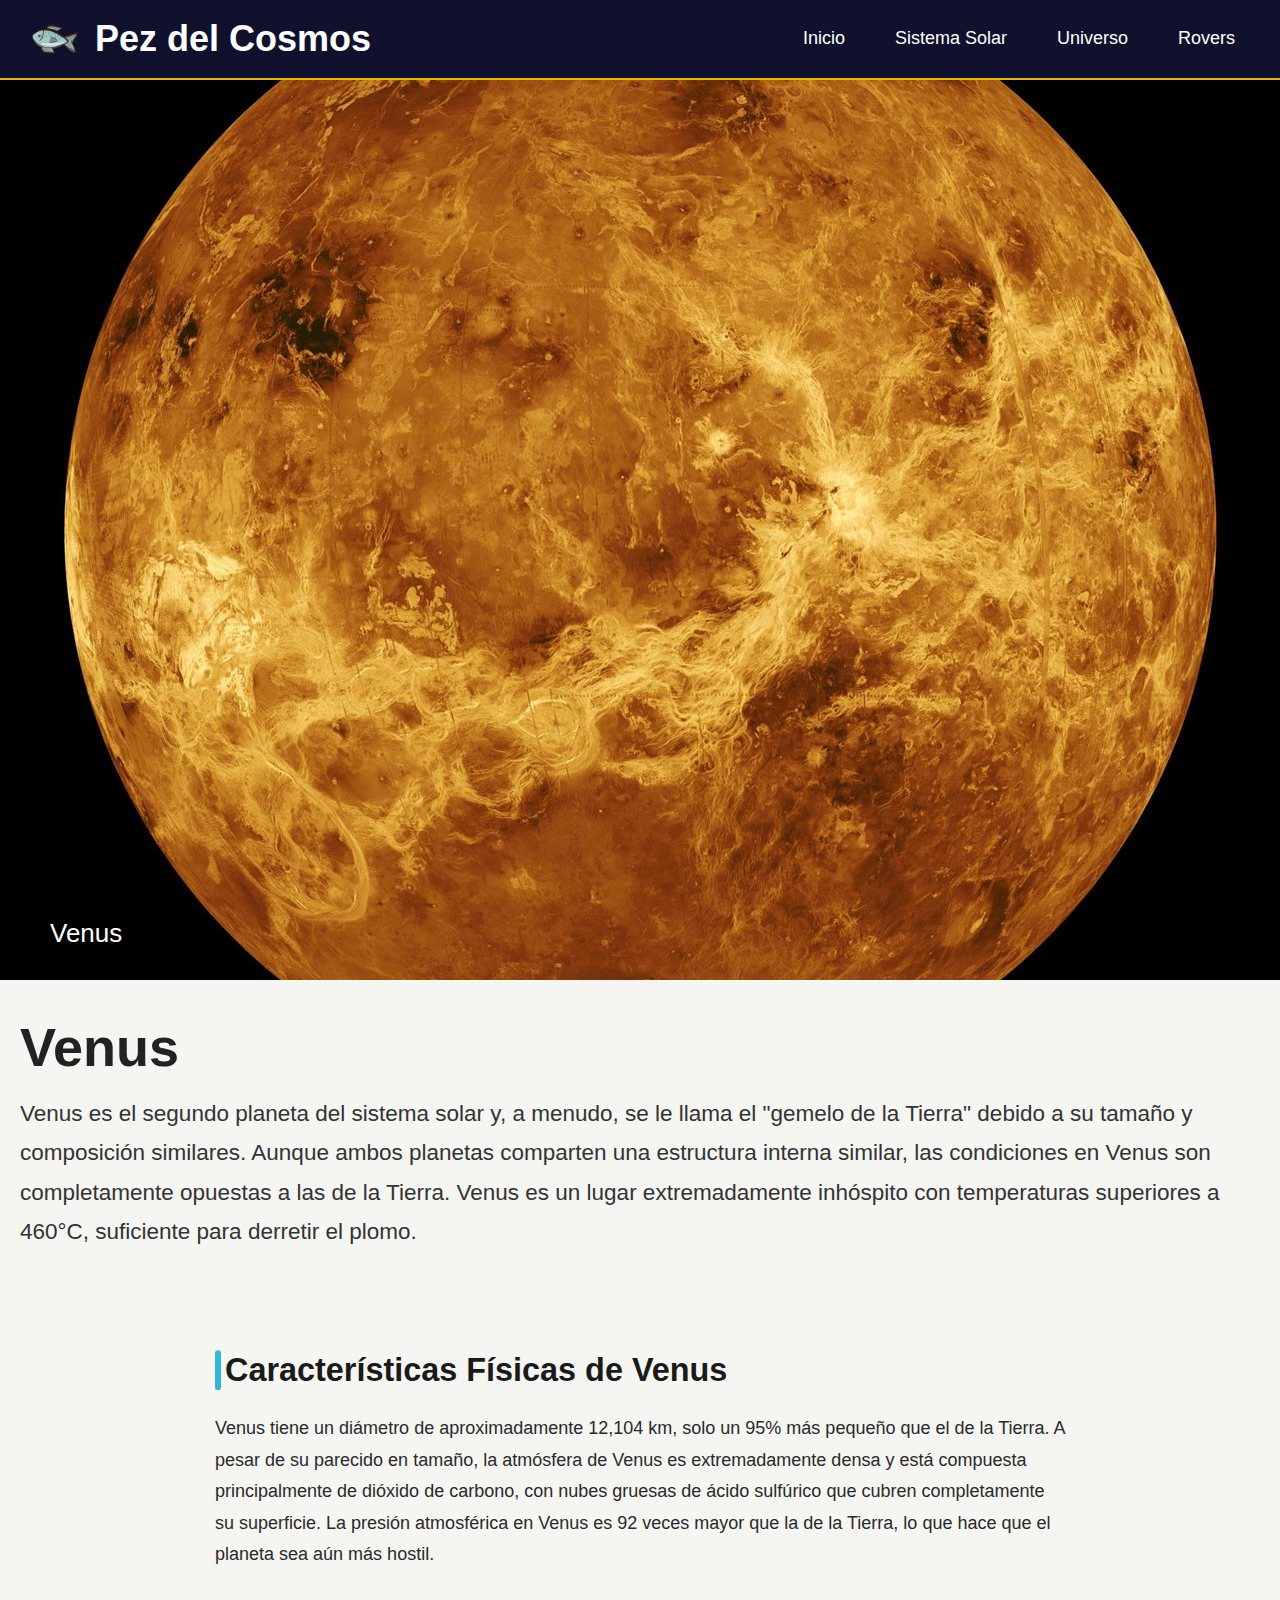
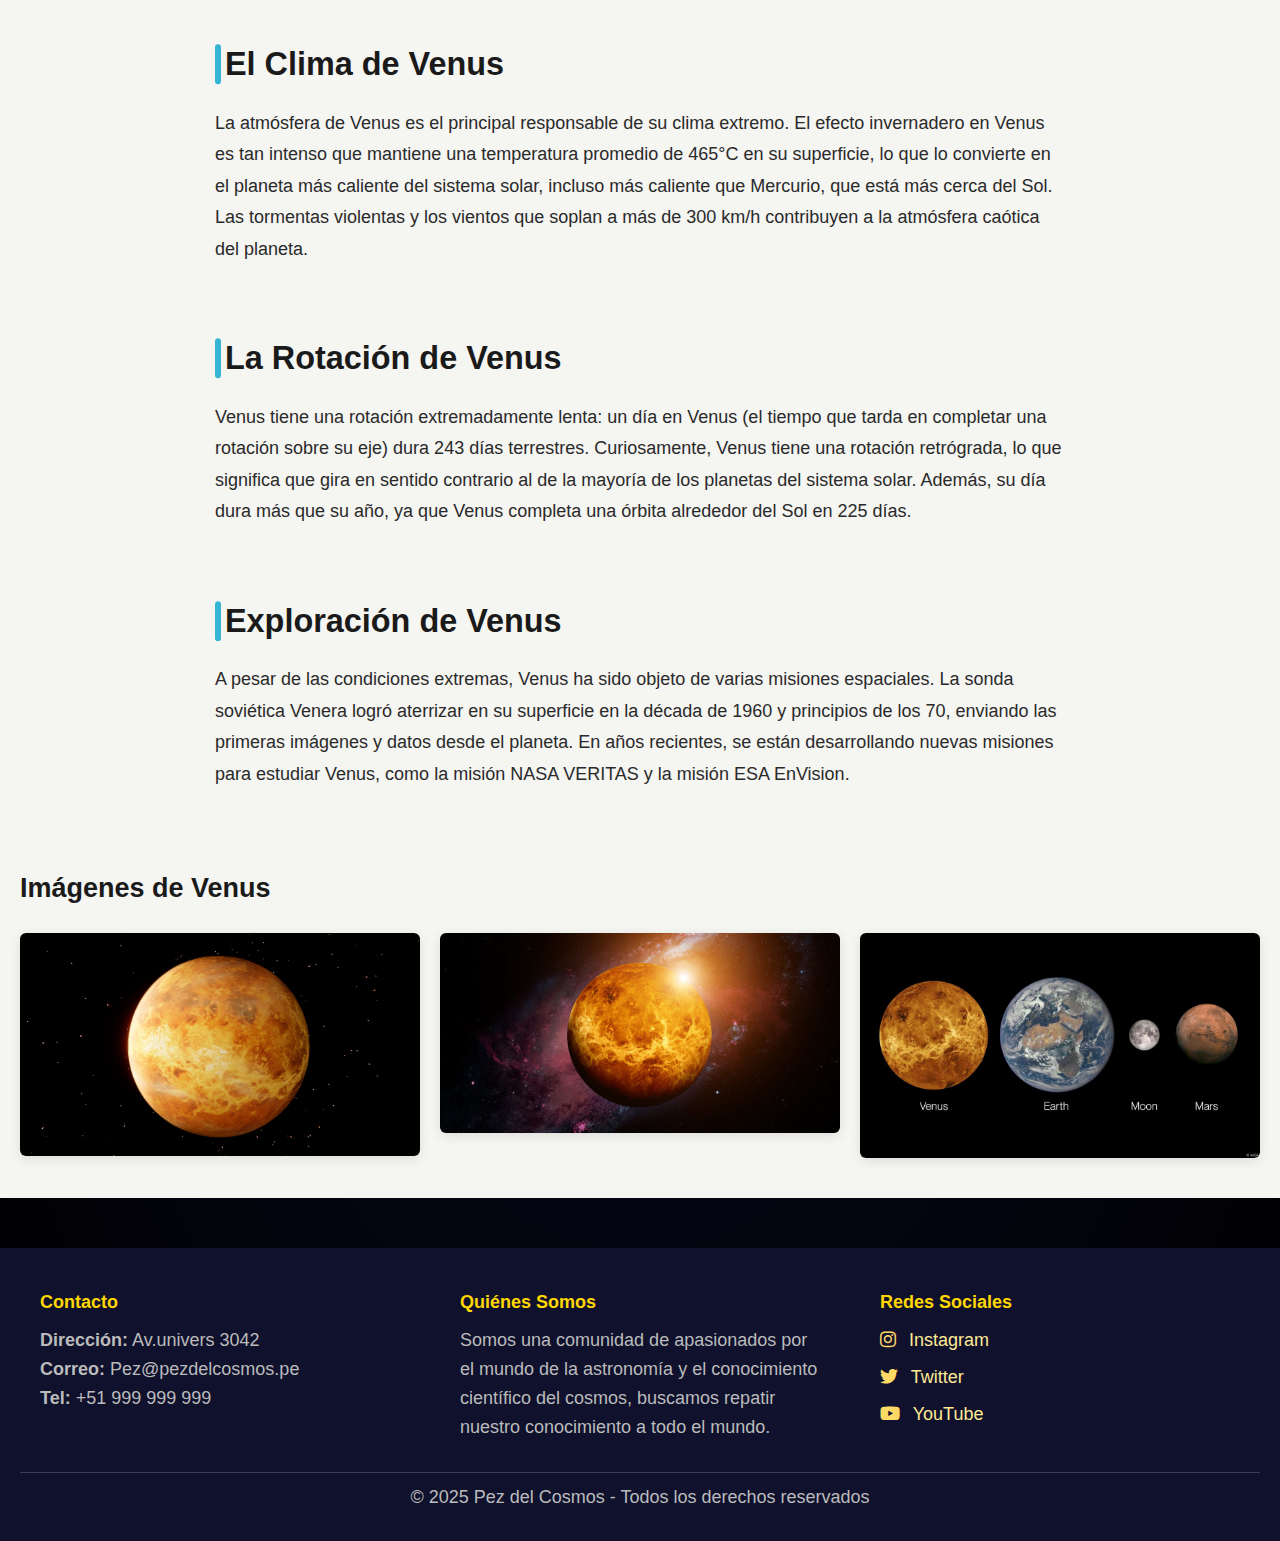
<file: 2_Venus.html>
<!DOCTYPE html>
<!--Por: Camila Saribe Quispe Llimpe-->
<html lang="es">
    <head>
        <meta charset="UTF-8">
        <meta name="viewport" content="width=device-width, initial-scale=1.0">
        <title>Venus - Pez del Cosmos</title>
        <link rel="stylesheet" href="style.css">
        <link rel="stylesheet" href="https://cdnjs.cloudflare.com/ajax/libs/font-awesome/6.5.0/css/all.min.css">
    </head>
<body>

    <!--CABEZERA-->
    <header>
        <div class="logo">
            <img src="img/pez.webp">
            <h1>Pez del Cosmos</h1>
        </div>
        <nav>
            <ul class="menu">
                <li><a href="index.html">Inicio</a></li>
                <li><a href="0_Sistema_Solar.html">Sistema Solar</a>
                    <ul class="submenu">
                        <li><a href="1_Mercurio.html">Mercurio</a></li>
                        <li><a href="2_Venus.html">Venus</a></li>
                        <li><a href="3_Tierra.html">Tierra</a></li>
                        <li><a href="4_Marte.html">Marte</a></li>
                        <li><a href="5_Jupiter.html">Júpiter</a></li>
                        <li><a href="6_Saturno.html">Saturno</a></li>
                        <li><a href="7_Urano.html">Urano</a></li>
                        <li><a href="8_Neptuno.html">Neptuno</a></li>
                    </ul>
                </li>
                <li><a href="9_Universo.html">Universo</a></li>
                <li><a href="10_Rovers.html">Rovers</a></li>
            </ul>
        </nav>
        <nav class="menu-responsive">
            <a href="index.html"><i class="fa-solid fa-house"></i></a>
            <a href="0_Sistema_Solar.html"><i class="fa-solid fa-sun"></i></a>
            <a href="9_Universo.html"><i class="fa-solid fa-shuttle-space"></i></a>
            <a href="10_Rovers.html"><i class="fa-solid fa-robot"></i></a>
        </nav>
    </header>

    <!--CARRUSEL-->
    <section class="carrusel">
        <ul>
            <li>
                <img src="img/venus.jpg">
                <div class="descripcion">Venus</div>                
            </li>
            <li>
                <img src="img/venus2.jpg">
                <div class="descripcion">Venus</div>
            </li>
            <li>
                <img src="img/venus3.jpg">
                <div class="descripcion">Venus</div>
            </li>
            <li>
                <img src="img/venus4.webp">
                <div class="descripcion">Venus</div>
            </li>
        </ul>
    </section>

    <!--CUERPO-->
    <main class="contenido">
        <section class="cabeza">
            <h2>Venus</h2>
            <p>Venus es el segundo planeta del sistema solar y, a menudo, se le llama el "gemelo de la Tierra" debido a su tamaño y composición similares. Aunque ambos planetas comparten una estructura interna similar, las condiciones en Venus son completamente opuestas a las de la Tierra. Venus es un lugar extremadamente inhóspito con temperaturas superiores a 460°C, suficiente para derretir el plomo.</p>
        </section>
        <section class="cuerpo">
            <h3>Características Físicas de Venus</h3>
            <p>Venus tiene un diámetro de aproximadamente 12,104 km, solo un 95% más pequeño que el de la Tierra. A pesar de su parecido en tamaño, la atmósfera de Venus es extremadamente densa y está compuesta principalmente de dióxido de carbono, con nubes gruesas de ácido sulfúrico que cubren completamente su superficie. La presión atmosférica en Venus es 92 veces mayor que la de la Tierra, lo que hace que el planeta sea aún más hostil.</p>
        </section>
        <section class="cuerpo">
            <h3>El Clima de Venus</h3>
            <p>La atmósfera de Venus es el principal responsable de su clima extremo. El efecto invernadero en Venus es tan intenso que mantiene una temperatura promedio de 465°C en su superficie, lo que lo convierte en el planeta más caliente del sistema solar, incluso más caliente que Mercurio, que está más cerca del Sol. Las tormentas violentas y los vientos que soplan a más de 300 km/h contribuyen a la atmósfera caótica del planeta.</p>
        </section>
        <section class="cuerpo">
            <h3>La Rotación de Venus</h3>
            <p>Venus tiene una rotación extremadamente lenta: un día en Venus (el tiempo que tarda en completar una rotación sobre su eje) dura 243 días terrestres. Curiosamente, Venus tiene una rotación retrógrada, lo que significa que gira en sentido contrario al de la mayoría de los planetas del sistema solar. Además, su día dura más que su año, ya que Venus completa una órbita alrededor del Sol en 225 días.</p>
        </section>
        <section class="cuerpo">
            <h3>Exploración de Venus</h3>
            <p>A pesar de las condiciones extremas, Venus ha sido objeto de varias misiones espaciales. La sonda soviética Venera logró aterrizar en su superficie en la década de 1960 y principios de los 70, enviando las primeras imágenes y datos desde el planeta. En años recientes, se están desarrollando nuevas misiones para estudiar Venus, como la misión NASA VERITAS y la misión ESA EnVision.</p>
        </section>
        <section class="imagenes">
            <h3>Imágenes de Venus</h3>
            <div class="galeria">
                <img src="img/venus2.jpg">
                <img src="img/venus3.jpg">
                <img src="img/venus5.jpg">
            </div>
        </section>
    </main>

    <!--PIE-->
    <footer>
        <div class="footer-contenido">
            <div class="footer-seccion">
                <h4>Contacto</h4>
                <p><b>Dirección:</b> Av.univers 3042</p>
                <p><b>Correo:</b> Pez@pezdelcosmos.pe</p>
                <p><b>Tel:</b> +51 999 999 999</p>
            </div>
            <div class="footer-seccion">
                <h4>Quiénes Somos</h4>
                <p>Somos una comunidad de apasionados por el mundo de la astronomía y el conocimiento científico del cosmos, buscamos repatir nuestro conocimiento a todo el mundo.</p>
            </div>
            <div class="footer-seccion">
                <h4>Redes Sociales</h4>
                <p><a href="https://www.instagram.com/nasa_es/?hl=es" target="_blank"><i class="fab fa-instagram"></i> Instagram</a><br>
                <a href="https://x.com/nasa_es?lang=es" target="_blank"><i class="fab fa-twitter"></i> Twitter</a><br>
                <a href="https://www.youtube.com/@nasa_es" target="_blank"><i class="fab fa-youtube"></i> YouTube</a>
                </p>
            </div>
        </div>
        <div class="footer-creditos">
            <p>&copy; 2025 Pez del Cosmos - Todos los derechos reservados</p>
        </div>
    </footer>

</body>
</html>
</file>
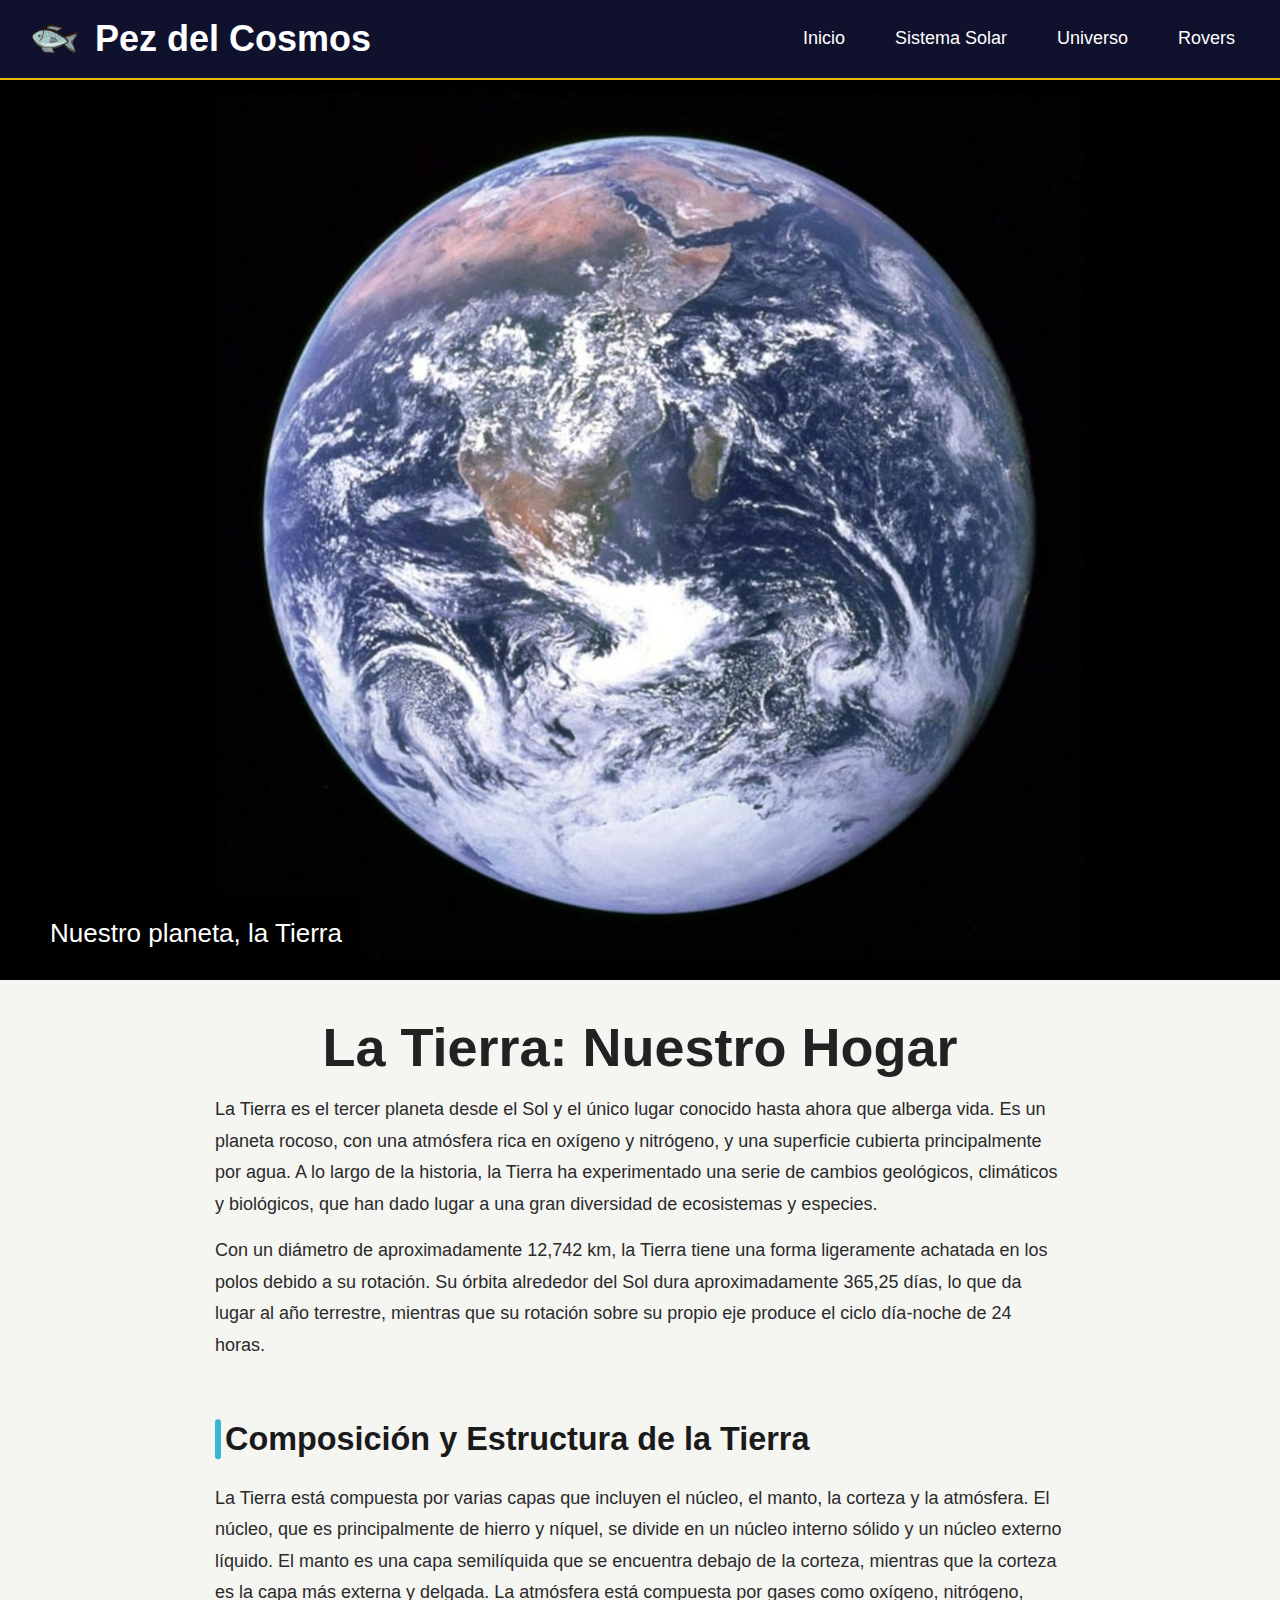
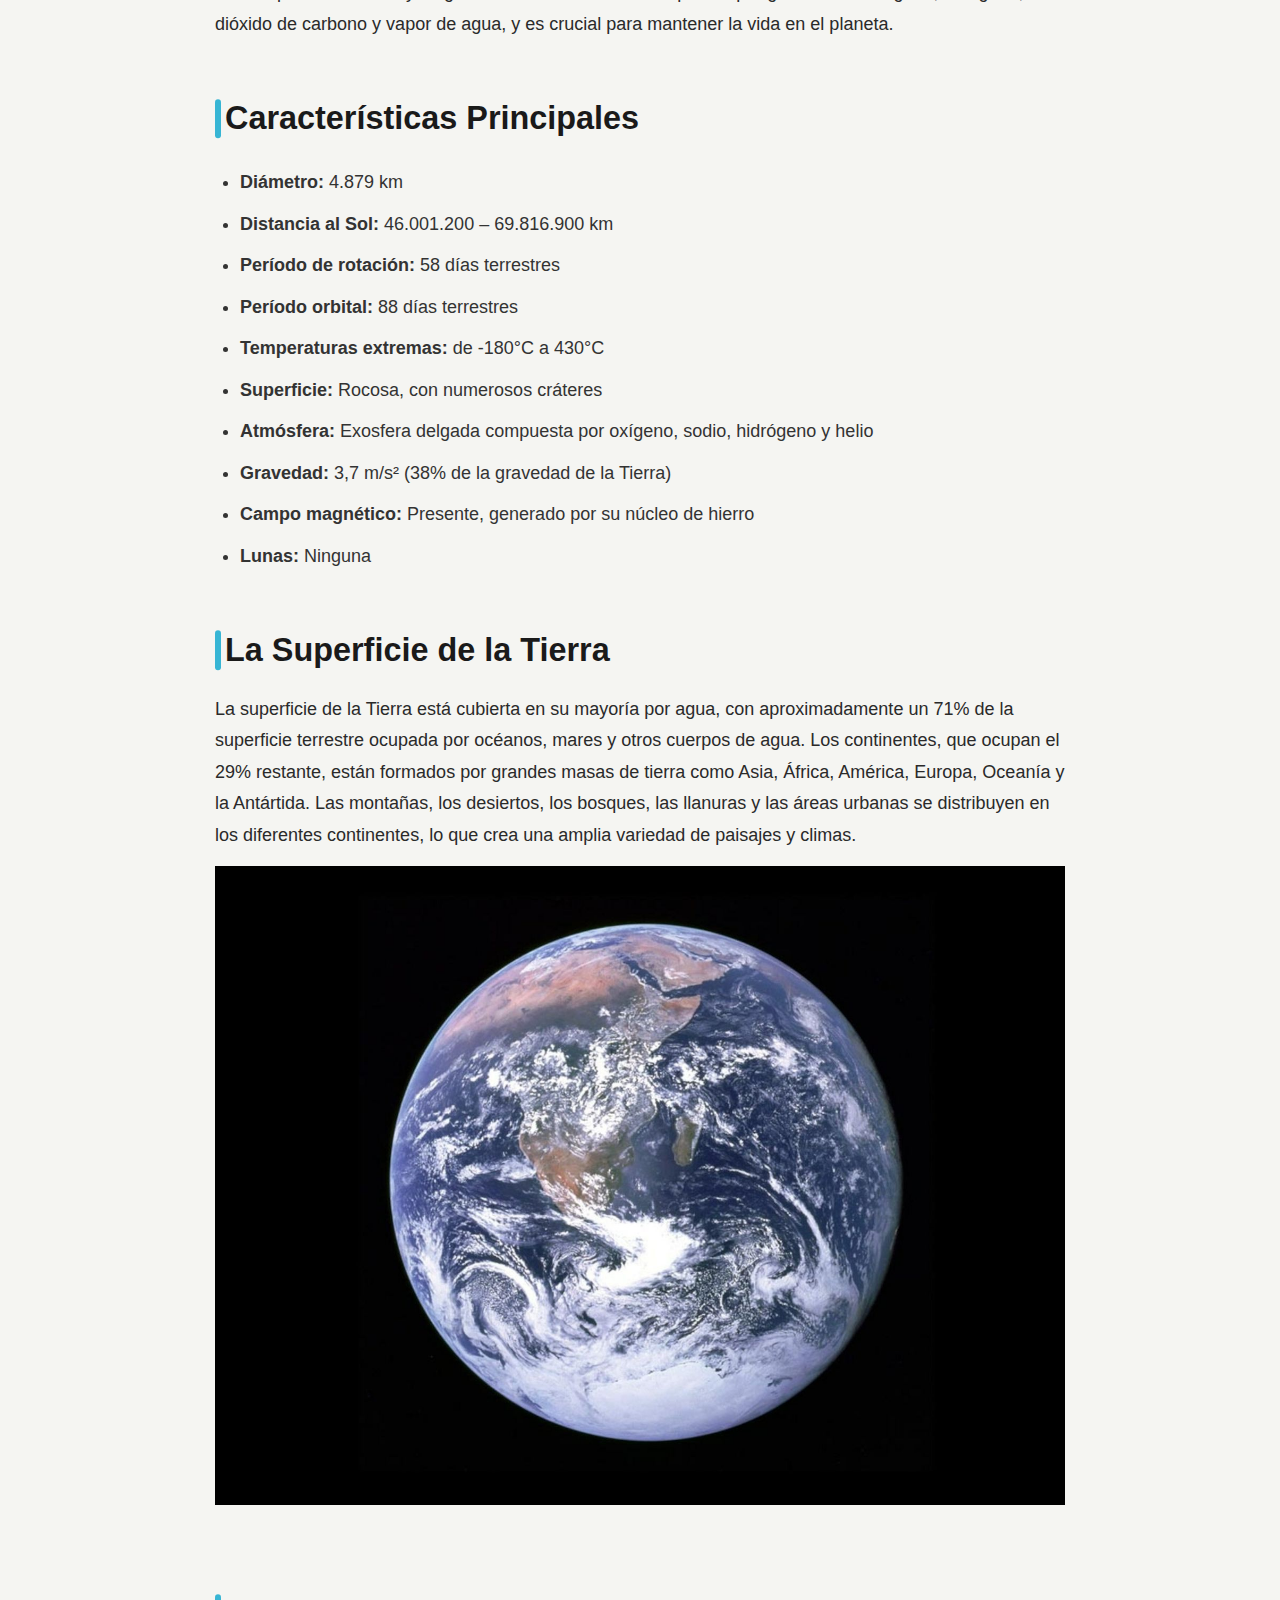
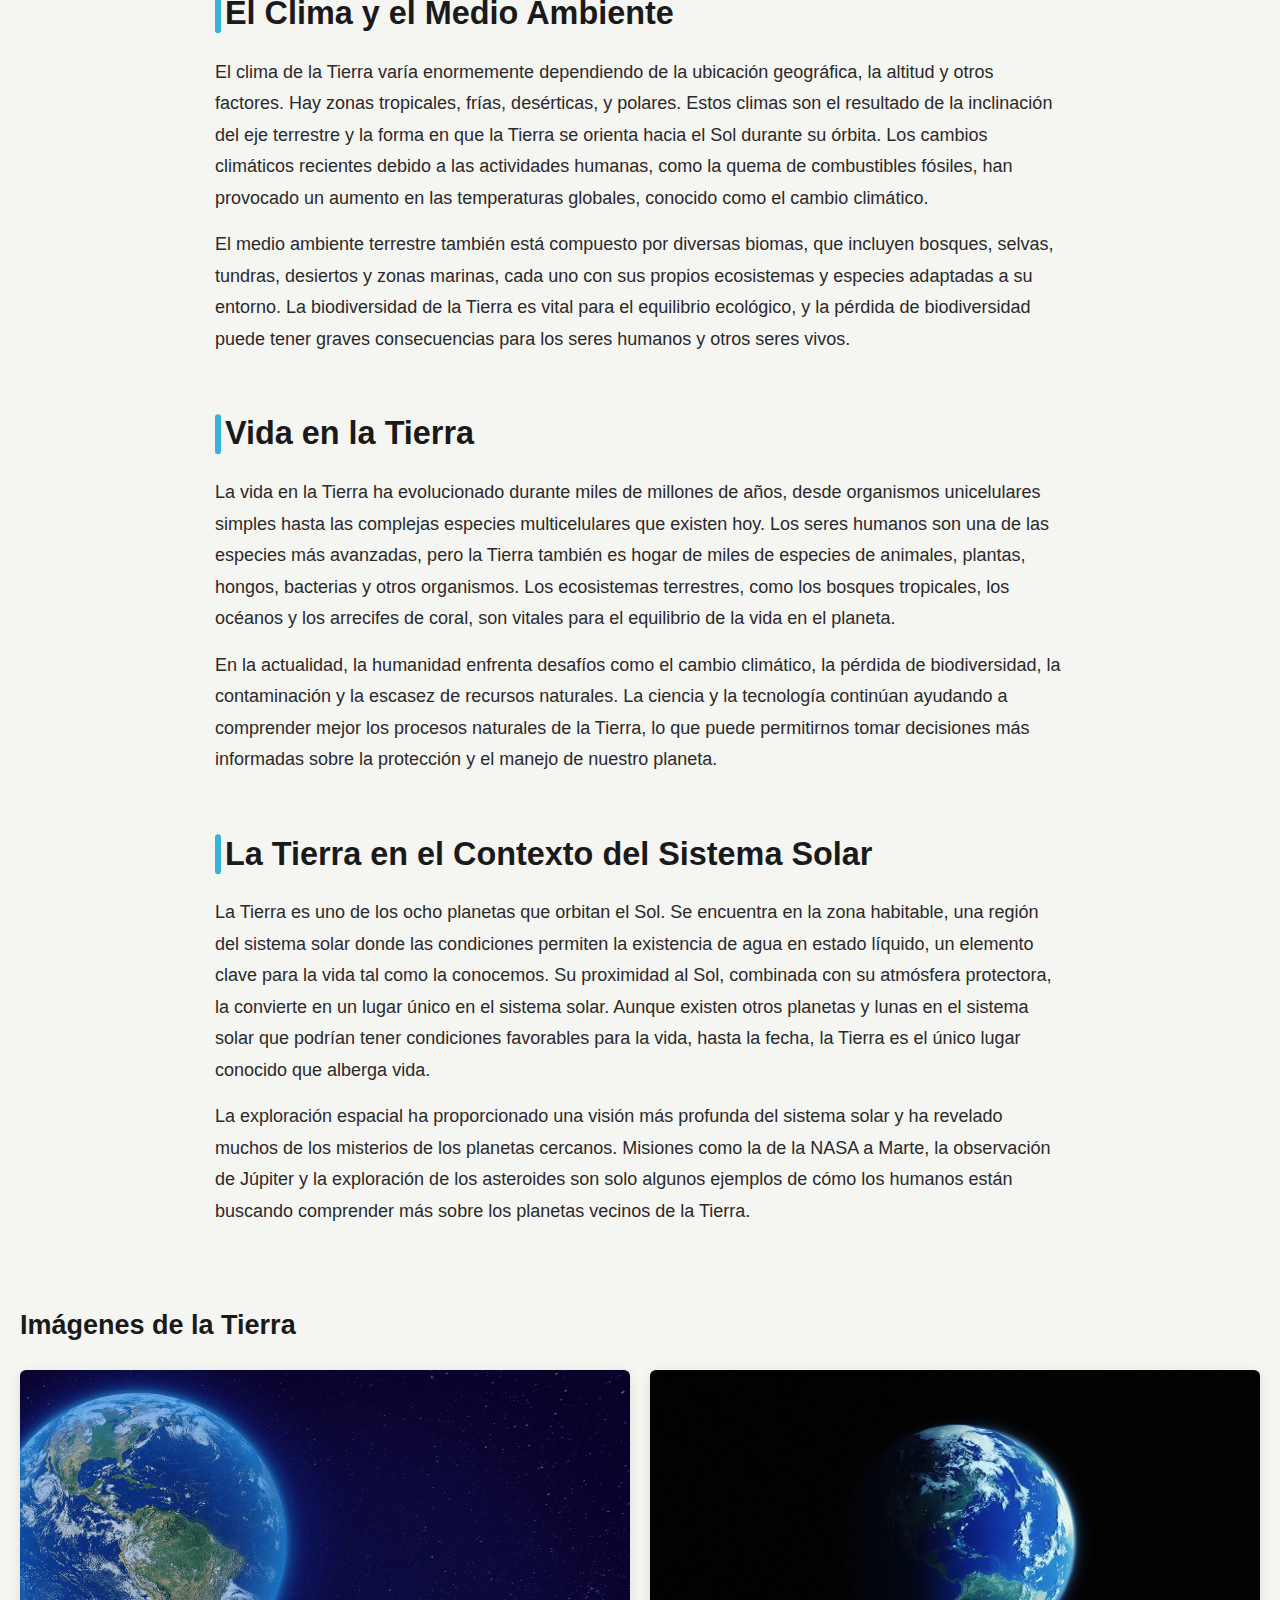
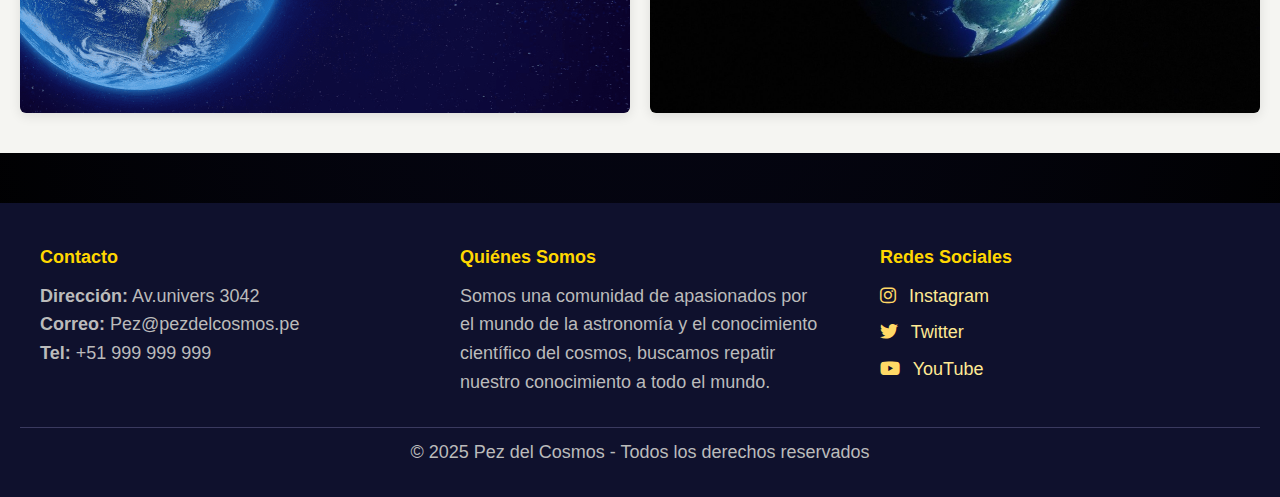
<file: 3_Tierra.html>
<!DOCTYPE html>
<!--Por: Camila Saribe Quispe Llimpe-->
<html lang="es">
    <head>
        <meta charset="UTF-8">
        <meta name="viewport" content="width=device-width, initial-scale=1.0">
        <title>Tierra - Pez del Cosmos</title>
        <link rel="stylesheet" href="style.css">
        <link rel="stylesheet" href="https://cdnjs.cloudflare.com/ajax/libs/font-awesome/6.5.0/css/all.min.css">
    </head>
<body>

    <!--CABEZERA-->
    <header>
        <div class="logo">
            <img src="img/pez.webp">
            <h1>Pez del Cosmos</h1>
        </div>
        <nav>
            <ul class="menu">
                <li><a href="index.html">Inicio</a></li>
                <li><a href="0_Sistema_Solar.html">Sistema Solar</a>
                    <ul class="submenu">
                        <li><a href="1_Mercurio.html">Mercurio</a></li>
                        <li><a href="2_Venus.html">Venus</a></li>
                        <li><a href="3_Tierra.html">Tierra</a></li>
                        <li><a href="4_Marte.html">Marte</a></li>
                        <li><a href="5_Jupiter.html">Júpiter</a></li>
                        <li><a href="6_Saturno.html">Saturno</a></li>
                        <li><a href="7_Urano.html">Urano</a></li>
                        <li><a href="8_Neptuno.html">Neptuno</a></li>
                    </ul>
                </li>
                <li><a href="9_Universo.html">Universo</a></li>
                <li><a href="10_Rovers.html">Rovers</a></li>
            </ul>
        </nav>
        <nav class="menu-responsive">
            <a href="index.html"><i class="fa-solid fa-house"></i></a>
            <a href="0_Sistema_Solar.html"><i class="fa-solid fa-sun"></i></a>
            <a href="9_Universo.html"><i class="fa-solid fa-shuttle-space"></i></a>
            <a href="10_Rovers.html"><i class="fa-solid fa-robot"></i></a>
        </nav>
    </header>

    <!--CARRUSEL-->
    <section class="carrusel">
        <ul>
            <li>
                <img src="img/tierra.jpg">
                <div class="descripcion">Nuestro planeta, la Tierra</div>                
            </li>
            <li>
                <img src="img/tierra2.jpg">
                <div class="descripcion">Nuestro planeta, la Tierra</div>
            </li>
            <li>
                <img src="img/tierra3.jpg">
                <div class="descripcion">Nuestro planeta, la Tierra</div>
            </li>
            <li>
                <img src="img/tierra4.png">
                <div class="descripcion">Nuestro planeta, la Tierra</div>
            </li>
        </ul>
    </section>

    <!--CUERPO-->
    <main class="contenido">
        <section class="cabeza">
            <h2>La Tierra: Nuestro Hogar</h2>
        </section>
        <section class="cuerpo">
            <p>La Tierra es el tercer planeta desde el Sol y el único lugar conocido hasta ahora que alberga vida. Es un planeta rocoso, con una atmósfera rica en oxígeno y nitrógeno, y una superficie cubierta principalmente por agua. A lo largo de la historia, la Tierra ha experimentado una serie de cambios geológicos, climáticos y biológicos, que han dado lugar a una gran diversidad de ecosistemas y especies.</p>
            <p>Con un diámetro de aproximadamente 12,742 km, la Tierra tiene una forma ligeramente achatada en los polos debido a su rotación. Su órbita alrededor del Sol dura aproximadamente 365,25 días, lo que da lugar al año terrestre, mientras que su rotación sobre su propio eje produce el ciclo día-noche de 24 horas.</p>
            <h3>Composición y Estructura de la Tierra</h3>
            <p>La Tierra está compuesta por varias capas que incluyen el núcleo, el manto, la corteza y la atmósfera. El núcleo, que es principalmente de hierro y níquel, se divide en un núcleo interno sólido y un núcleo externo líquido. El manto es una capa semilíquida que se encuentra debajo de la corteza, mientras que la corteza es la capa más externa y delgada. La atmósfera está compuesta por gases como oxígeno, nitrógeno, dióxido de carbono y vapor de agua, y es crucial para mantener la vida en el planeta.</p>
            <h3>Características Principales</h3>
            <ul>
                <li><b>Diámetro:</b> 4.879 km</li>
                <li><b>Distancia al Sol:</b> 46.001.200 – 69.816.900 km</li>
                <li><b>Período de rotación:</b> 58 días terrestres</li>
                <li><b>Período orbital:</b> 88 días terrestres</li>
                <li><b>Temperaturas extremas:</b> de -180°C a 430°C</li>
                <li><b>Superficie:</b> Rocosa, con numerosos cráteres</li>
                <li><b>Atmósfera:</b> Exosfera delgada compuesta por oxígeno, sodio, hidrógeno y helio</li>
                <li><b>Gravedad:</b> 3,7 m/s² (38% de la gravedad de la Tierra)</li>
                <li><b>Campo magnético:</b> Presente, generado por su núcleo de hierro</li>
                <li><b>Lunas:</b> Ninguna</li>
            </ul>
            <h3>La Superficie de la Tierra</h3>
            <p>La superficie de la Tierra está cubierta en su mayoría por agua, con aproximadamente un 71% de la superficie terrestre ocupada por océanos, mares y otros cuerpos de agua. Los continentes, que ocupan el 29% restante, están formados por grandes masas de tierra como Asia, África, América, Europa, Oceanía y la Antártida. Las montañas, los desiertos, los bosques, las llanuras y las áreas urbanas se distribuyen en los diferentes continentes, lo que crea una amplia variedad de paisajes y climas.</p>
            <p><img src="img/tierra.jpg"></p>
            <h3>El Clima y el Medio Ambiente</h3>
            <p>El clima de la Tierra varía enormemente dependiendo de la ubicación geográfica, la altitud y otros factores. Hay zonas tropicales, frías, desérticas, y polares. Estos climas son el resultado de la inclinación del eje terrestre y la forma en que la Tierra se orienta hacia el Sol durante su órbita. Los cambios climáticos recientes debido a las actividades humanas, como la quema de combustibles fósiles, han provocado un aumento en las temperaturas globales, conocido como el cambio climático.</p>
            <p>El medio ambiente terrestre también está compuesto por diversas biomas, que incluyen bosques, selvas, tundras, desiertos y zonas marinas, cada uno con sus propios ecosistemas y especies adaptadas a su entorno. La biodiversidad de la Tierra es vital para el equilibrio ecológico, y la pérdida de biodiversidad puede tener graves consecuencias para los seres humanos y otros seres vivos.</p>
            <h3>Vida en la Tierra</h3>
            <p>La vida en la Tierra ha evolucionado durante miles de millones de años, desde organismos unicelulares simples hasta las complejas especies multicelulares que existen hoy. Los seres humanos son una de las especies más avanzadas, pero la Tierra también es hogar de miles de especies de animales, plantas, hongos, bacterias y otros organismos. Los ecosistemas terrestres, como los bosques tropicales, los océanos y los arrecifes de coral, son vitales para el equilibrio de la vida en el planeta.</p>
            <p>En la actualidad, la humanidad enfrenta desafíos como el cambio climático, la pérdida de biodiversidad, la contaminación y la escasez de recursos naturales. La ciencia y la tecnología continúan ayudando a comprender mejor los procesos naturales de la Tierra, lo que puede permitirnos tomar decisiones más informadas sobre la protección y el manejo de nuestro planeta.</p>
            <h3>La Tierra en el Contexto del Sistema Solar</h3>
            <p>La Tierra es uno de los ocho planetas que orbitan el Sol. Se encuentra en la zona habitable, una región del sistema solar donde las condiciones permiten la existencia de agua en estado líquido, un elemento clave para la vida tal como la conocemos. Su proximidad al Sol, combinada con su atmósfera protectora, la convierte en un lugar único en el sistema solar. Aunque existen otros planetas y lunas en el sistema solar que podrían tener condiciones favorables para la vida, hasta la fecha, la Tierra es el único lugar conocido que alberga vida.</p>
            <p>La exploración espacial ha proporcionado una visión más profunda del sistema solar y ha revelado muchos de los misterios de los planetas cercanos. Misiones como la de la NASA a Marte, la observación de Júpiter y la exploración de los asteroides son solo algunos ejemplos de cómo los humanos están buscando comprender más sobre los planetas vecinos de la Tierra.</p>
        </section>
        <section class="imagenes">
            <h3>Imágenes de la Tierra</h3>
            <div class="galeria">
                <img src="img/tierra4.png">
                <img src="img/tierra2.jpg">
            </div>
        </section>
    </main>

    <!--PIE-->
    <footer>
        <div class="footer-contenido">
            <div class="footer-seccion">
                <h4>Contacto</h4>
                <p><b>Dirección:</b> Av.univers 3042</p>
                <p><b>Correo:</b> Pez@pezdelcosmos.pe</p>
                <p><b>Tel:</b> +51 999 999 999</p>
            </div>
            <div class="footer-seccion">
                <h4>Quiénes Somos</h4>
                <p>Somos una comunidad de apasionados por el mundo de la astronomía y el conocimiento científico del cosmos, buscamos repatir nuestro conocimiento a todo el mundo.</p>
            </div>
            <div class="footer-seccion">
                <h4>Redes Sociales</h4>
                <p><a href="https://www.instagram.com/nasa_es/?hl=es" target="_blank"><i class="fab fa-instagram"></i> Instagram</a><br>
                <a href="https://x.com/nasa_es?lang=es" target="_blank"><i class="fab fa-twitter"></i> Twitter</a><br>
                <a href="https://www.youtube.com/@nasa_es" target="_blank"><i class="fab fa-youtube"></i> YouTube</a>
                </p>
            </div>
        </div>
        <div class="footer-creditos">
            <p>&copy; 2025 Pez del Cosmos - Todos los derechos reservados</p>
        </div>
    </footer>

</body>
</html>
</file>
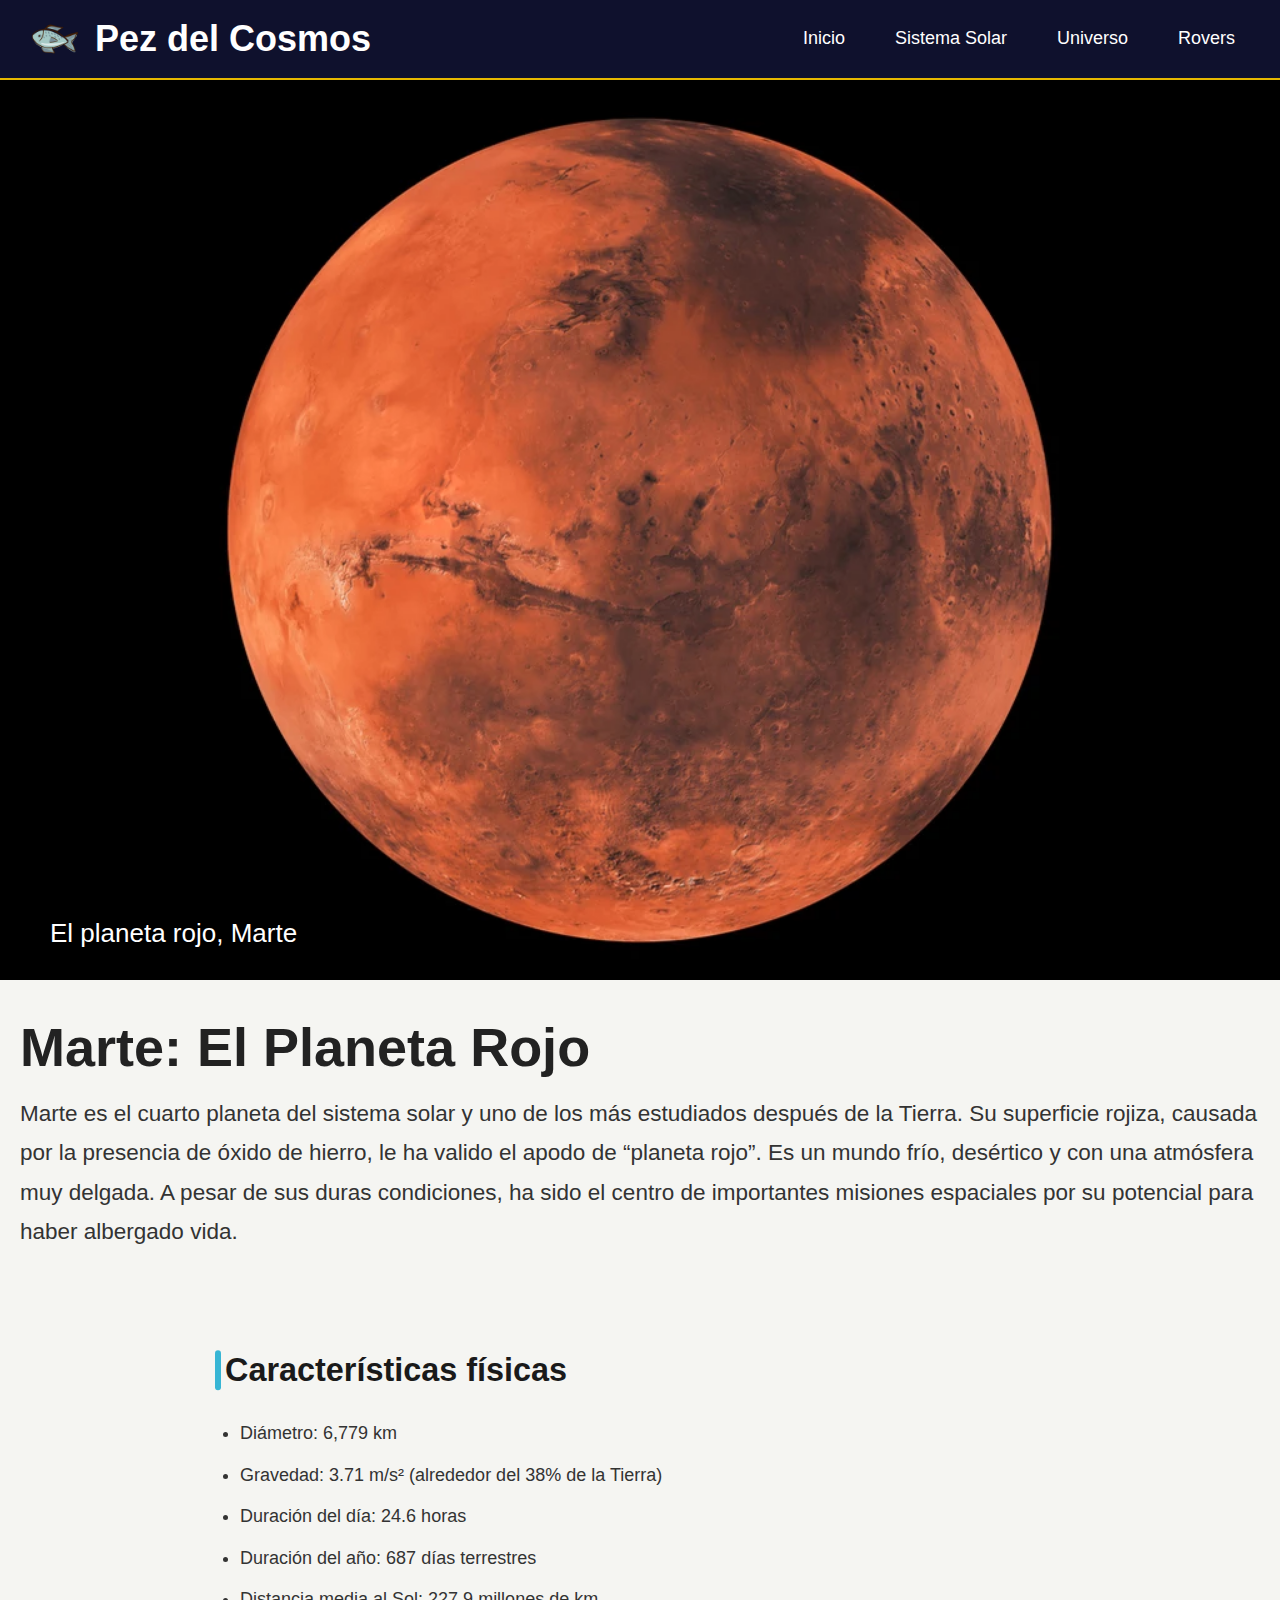
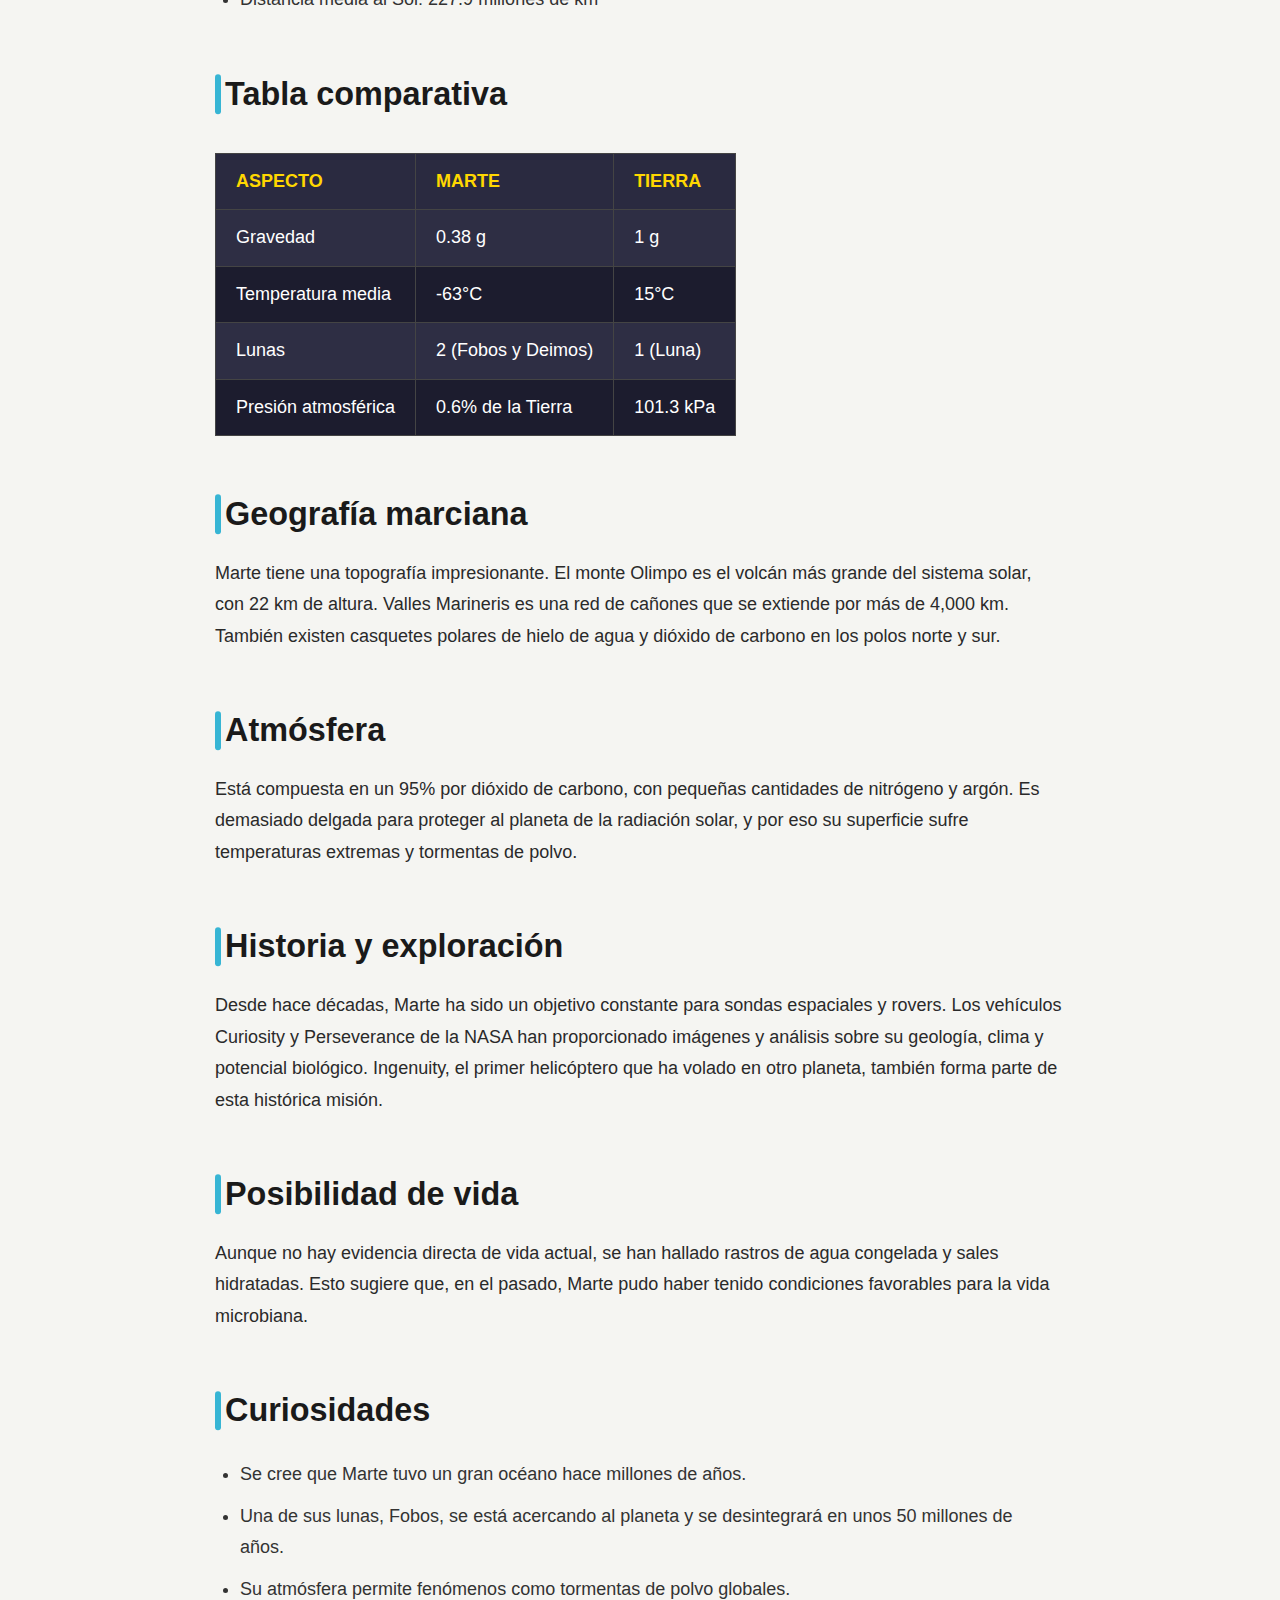
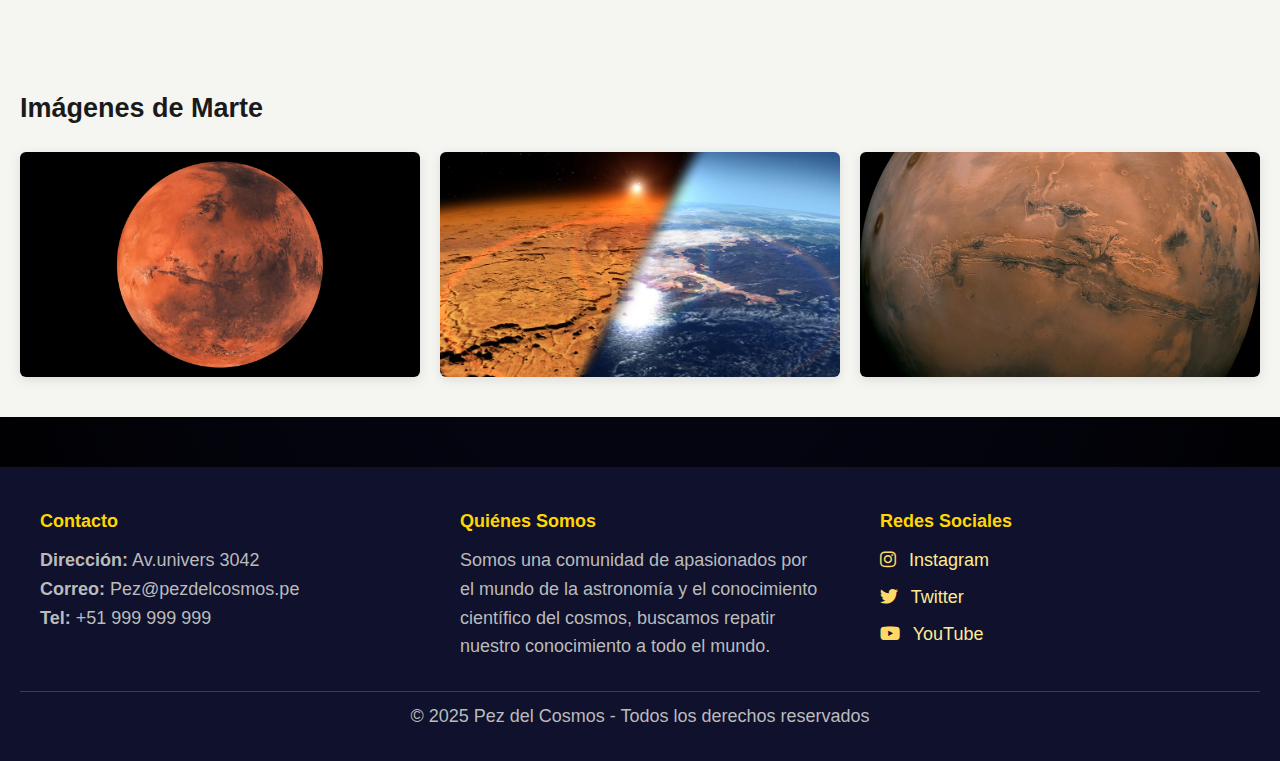
<file: 4_Marte.html>
<!DOCTYPE html>
<!--Por: Camila Saribe Quispe Llimpe-->
<html lang="es">
    <head>
        <meta charset="UTF-8">
        <meta name="viewport" content="width=device-width, initial-scale=1.0">
        <title>Marte - Pez del Cosmos</title>
        <link rel="stylesheet" href="style.css">
        <link rel="stylesheet" href="https://cdnjs.cloudflare.com/ajax/libs/font-awesome/6.5.0/css/all.min.css">
    </head>
<body>

    <!--CABEZERA-->
    <header>
        <div class="logo">
            <img src="img/pez.webp">
            <h1>Pez del Cosmos</h1>
        </div>
        <nav>
            <ul class="menu">
                <li><a href="index.html">Inicio</a></li>
                <li><a href="0_Sistema_Solar.html">Sistema Solar</a>
                    <ul class="submenu">
                        <li><a href="1_Mercurio.html">Mercurio</a></li>
                        <li><a href="2_Venus.html">Venus</a></li>
                        <li><a href="3_Tierra.html">Tierra</a></li>
                        <li><a href="4_Marte.html">Marte</a></li>
                        <li><a href="5_Jupiter.html">Júpiter</a></li>
                        <li><a href="6_Saturno.html">Saturno</a></li>
                        <li><a href="7_Urano.html">Urano</a></li>
                        <li><a href="8_Neptuno.html">Neptuno</a></li>
                    </ul>
                </li>
                <li><a href="9_Universo.html">Universo</a></li>
                <li><a href="10_Rovers.html">Rovers</a></li>
            </ul>
        </nav>
        <nav class="menu-responsive">
            <a href="index.html"><i class="fa-solid fa-house"></i></a>
            <a href="0_Sistema_Solar.html"><i class="fa-solid fa-sun"></i></a>
            <a href="9_Universo.html"><i class="fa-solid fa-shuttle-space"></i></a>
            <a href="10_Rovers.html"><i class="fa-solid fa-robot"></i></a>
        </nav>
    </header>

    <!--CARRUSEL-->
    <section class="carrusel">
        <ul>
            <li>
                <img src="img/marte.jpg">
                <div class="descripcion">El planeta rojo, Marte</div>                
            </li>
            <li>
                <img src="img/marte2.jpg">
                <div class="descripcion">El planeta rojo, Marte</div>
            </li>
            <li>
                <img src="img/marte3.webp">
                <div class="descripcion">El planeta rojo, Marte</div>
            </li>
            <li>
                <img src="img/marte4.webp">
                <div class="descripcion">El planeta rojo, Marte</div>
            </li>
        </ul>
    </section>

    <!--CUERPO-->
    <main class="contenido">
        <section class="cabeza">
            <h2>Marte: El Planeta Rojo</h2>
            <p>Marte es el cuarto planeta del sistema solar y uno de los más estudiados después de la Tierra. Su superficie rojiza, causada por la presencia de óxido de hierro, le ha valido el apodo de “planeta rojo”. Es un mundo frío, desértico y con una atmósfera muy delgada. A pesar de sus duras condiciones, ha sido el centro de importantes misiones espaciales por su potencial para haber albergado vida.</p>
        </section>
        <section class="cuerpo">
            <h3>Características físicas</h3>
            <ul>
                <li>Diámetro: 6,779 km</li>
                <li>Gravedad: 3.71 m/s² (alrededor del 38% de la Tierra)</li>
                <li>Duración del día: 24.6 horas</li>
                <li>Duración del año: 687 días terrestres</li>
                <li>Distancia media al Sol: 227.9 millones de km</li>
            </ul>
            <h3>Tabla comparativa</h3>
            <table>
                <tr><th>Aspecto</th><th>Marte</th><th>Tierra</th></tr>
                <tr><td>Gravedad</td><td>0.38 g</td><td>1 g</td></tr>
                <tr><td>Temperatura media</td><td>-63°C</td><td>15°C</td></tr>
                <tr><td>Lunas</td><td>2 (Fobos y Deimos)</td><td>1 (Luna)</td></tr>
                <tr><td>Presión atmosférica</td><td>0.6% de la Tierra</td><td>101.3 kPa</td></tr>
            </table>
            <h3>Geografía marciana</h3>
            <p>Marte tiene una topografía impresionante. El monte Olimpo es el volcán más grande del sistema solar, con 22 km de altura. Valles Marineris es una red de cañones que se extiende por más de 4,000 km. También existen casquetes polares de hielo de agua y dióxido de carbono en los polos norte y sur.</p>
            <h3>Atmósfera</h3>
            <p>Está compuesta en un 95% por dióxido de carbono, con pequeñas cantidades de nitrógeno y argón. Es demasiado delgada para proteger al planeta de la radiación solar, y por eso su superficie sufre temperaturas extremas y tormentas de polvo.</p>
            <h3>Historia y exploración</h3>
            <p>Desde hace décadas, Marte ha sido un objetivo constante para sondas espaciales y rovers. Los vehículos Curiosity y Perseverance de la NASA han proporcionado imágenes y análisis sobre su geología, clima y potencial biológico. Ingenuity, el primer helicóptero que ha volado en otro planeta, también forma parte de esta histórica misión.</p>
            <h3>Posibilidad de vida</h3>
            <p>Aunque no hay evidencia directa de vida actual, se han hallado rastros de agua congelada y sales hidratadas. Esto sugiere que, en el pasado, Marte pudo haber tenido condiciones favorables para la vida microbiana.</p>
            <h3>Curiosidades</h3>
            <ul>
                <li>Se cree que Marte tuvo un gran océano hace millones de años.</li>
                <li>Una de sus lunas, Fobos, se está acercando al planeta y se desintegrará en unos 50 millones de años.</li>
                <li>Su atmósfera permite fenómenos como tormentas de polvo globales.</li>
            </ul>
        </section>
        <section class="imagenes">
            <h3>Imágenes de Marte</h3>
            <div class="galeria">
                <img src="img/marte.jpg">
                <img src="img/marte2.jpg">
                <img src="img/marte3.webp">
            </div>
        </section>
    </main>

    <!--PIE-->
    <footer>
        <div class="footer-contenido">
            <div class="footer-seccion">
                <h4>Contacto</h4>
                <p><b>Dirección:</b> Av.univers 3042</p>
                <p><b>Correo:</b> Pez@pezdelcosmos.pe</p>
                <p><b>Tel:</b> +51 999 999 999</p>
            </div>
            <div class="footer-seccion">
                <h4>Quiénes Somos</h4>
                <p>Somos una comunidad de apasionados por el mundo de la astronomía y el conocimiento científico del cosmos, buscamos repatir nuestro conocimiento a todo el mundo.</p>
            </div>
            <div class="footer-seccion">
                <h4>Redes Sociales</h4>
                <p><a href="https://www.instagram.com/nasa_es/?hl=es" target="_blank"><i class="fab fa-instagram"></i> Instagram</a><br>
                <a href="https://x.com/nasa_es?lang=es" target="_blank"><i class="fab fa-twitter"></i> Twitter</a><br>
                <a href="https://www.youtube.com/@nasa_es" target="_blank"><i class="fab fa-youtube"></i> YouTube</a>
                </p>
            </div>
        </div>
        <div class="footer-creditos">
            <p>&copy; 2025 Pez del Cosmos - Todos los derechos reservados</p>
        </div>
    </footer>

</body>
</html>
</file>
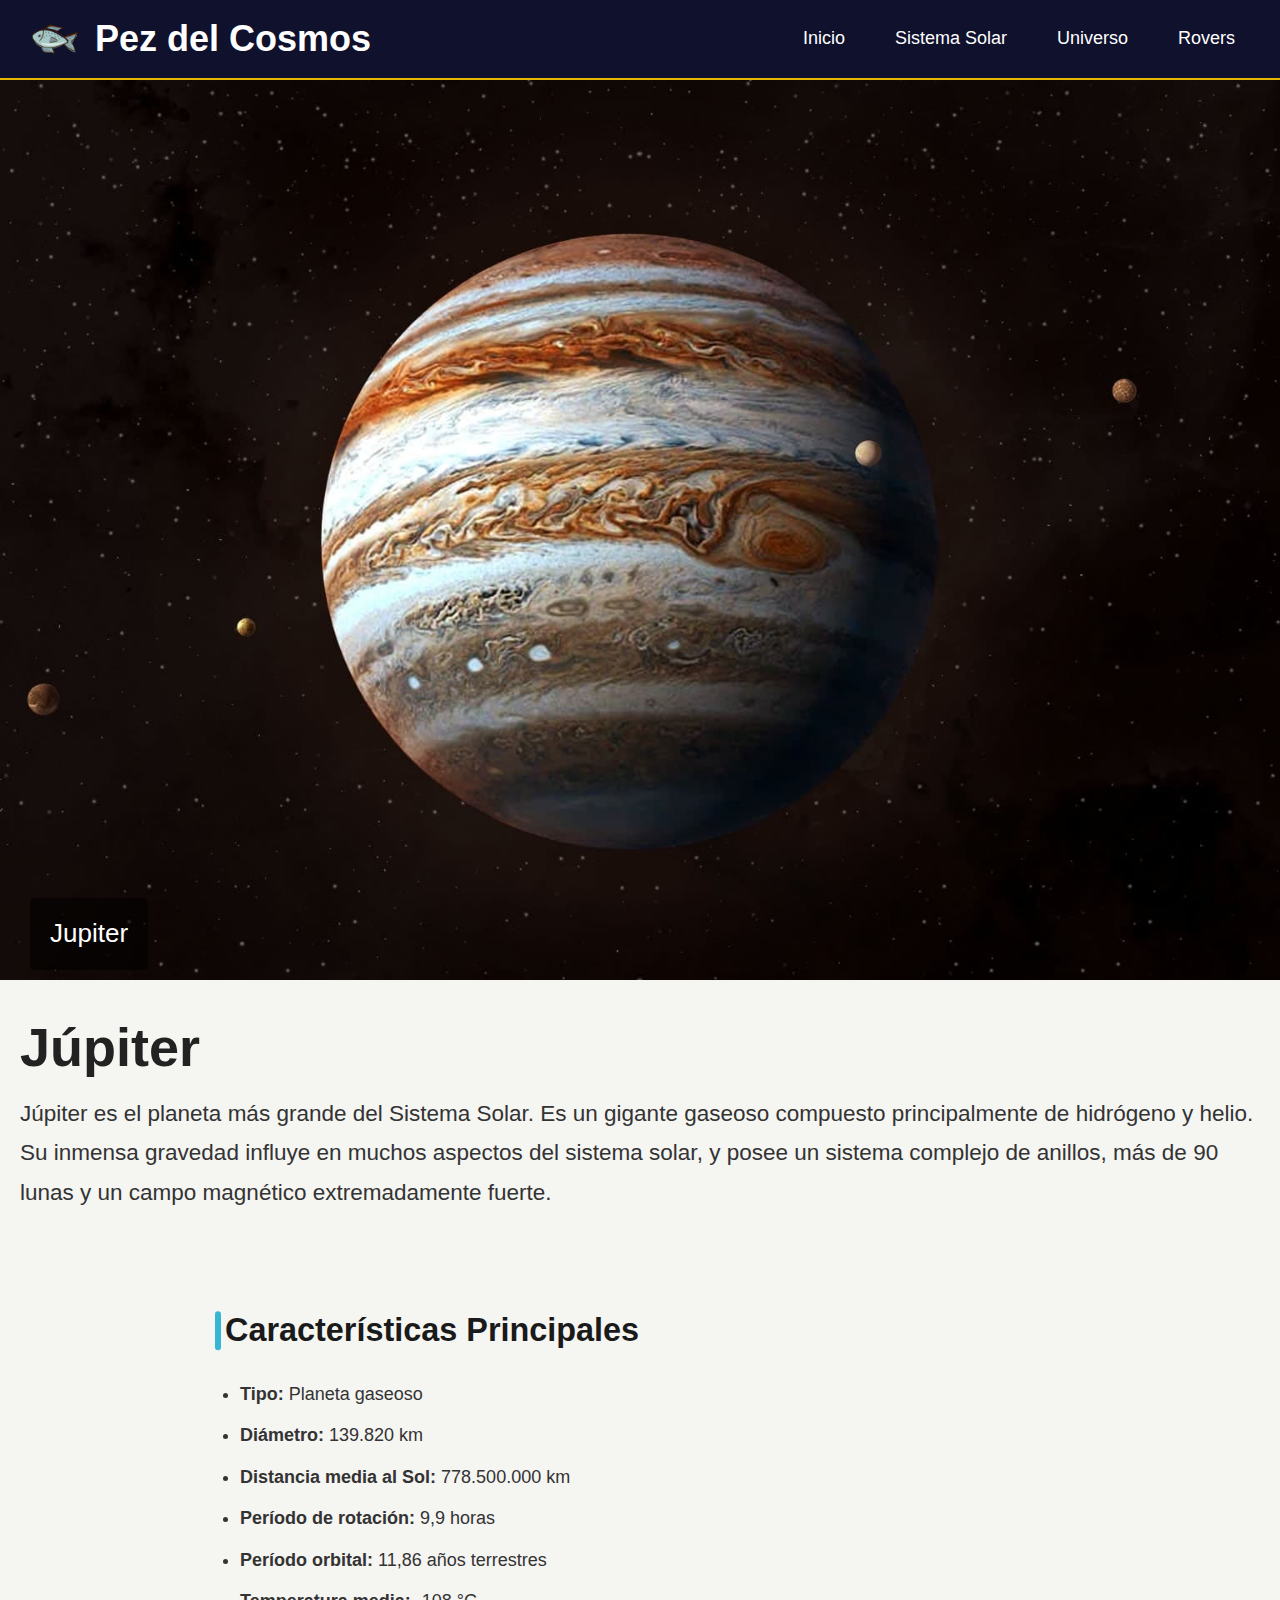
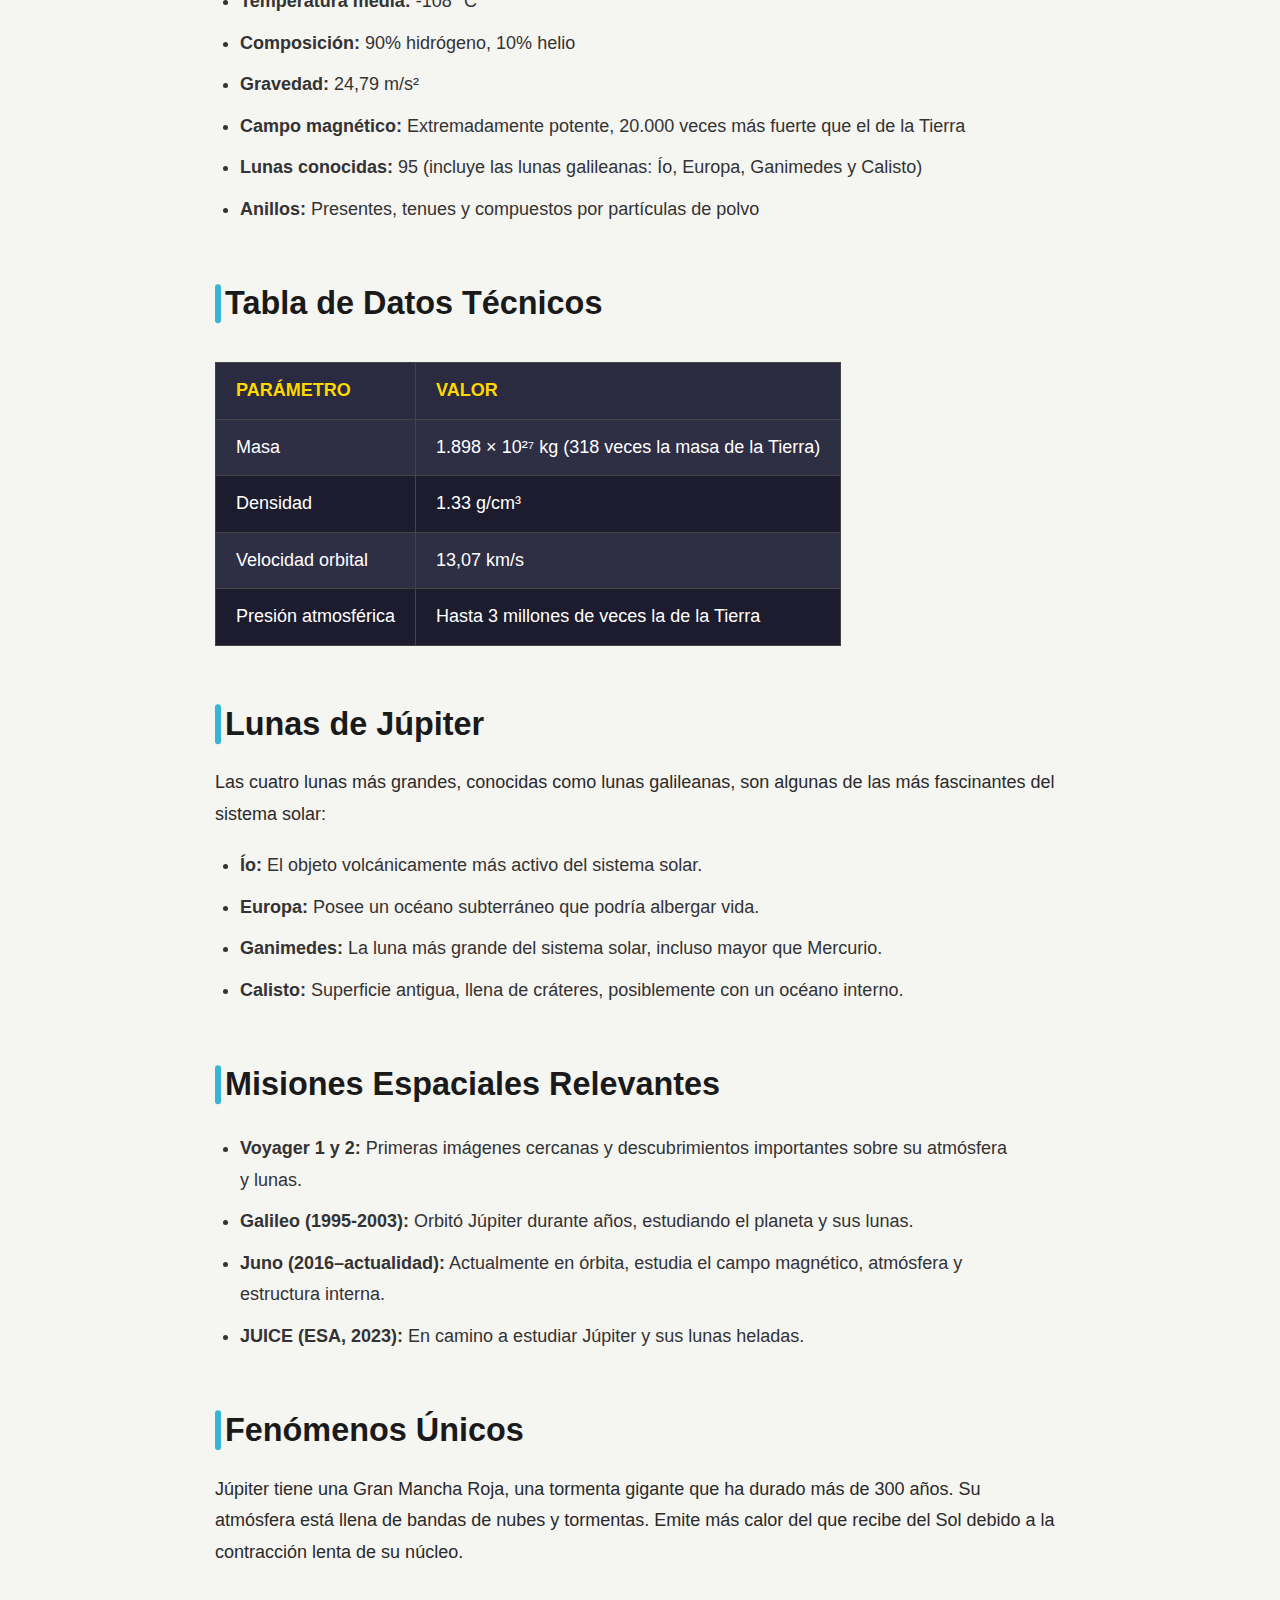
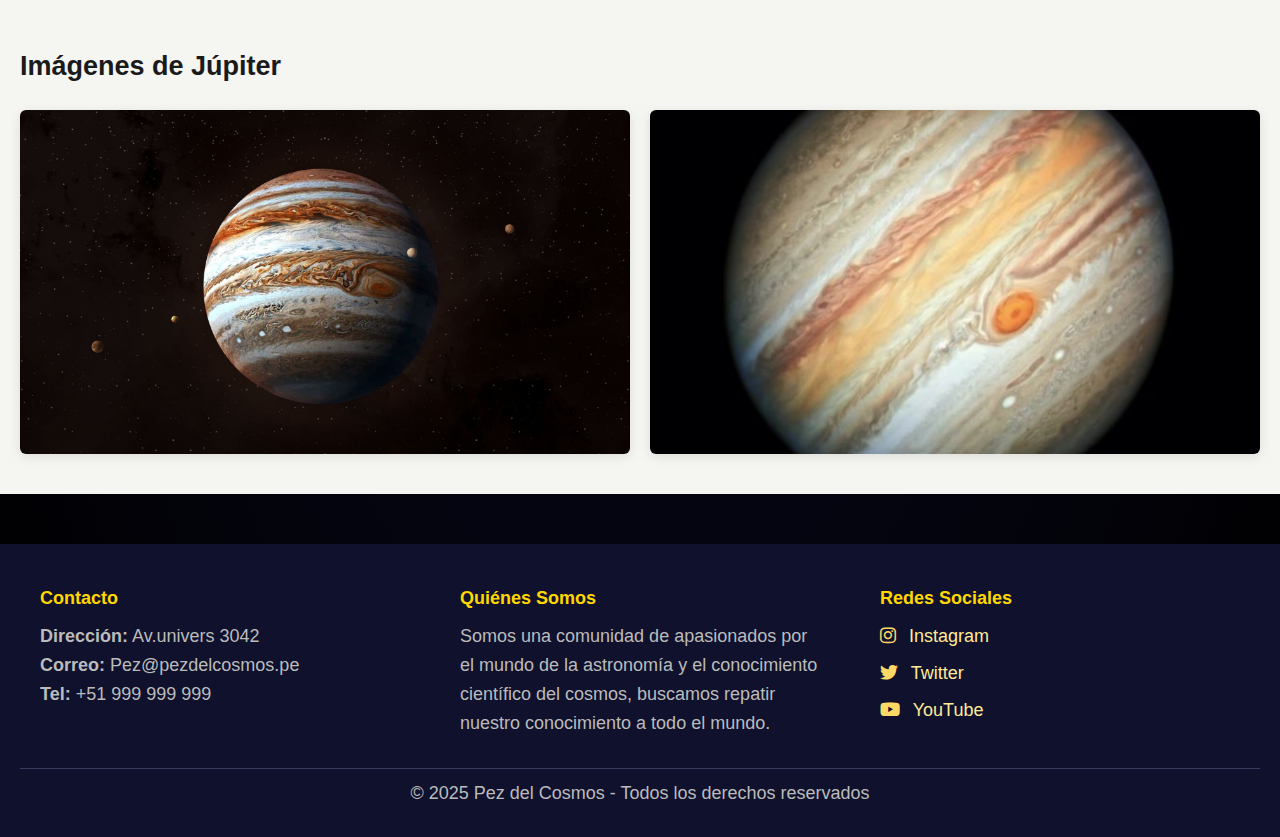
<file: 5_Jupiter.html>
<!DOCTYPE html>
<!--Por: Camila Saribe Quispe Llimpe-->
<html lang="es">
    <head>
        <meta charset="UTF-8">
        <meta name="viewport" content="width=device-width, initial-scale=1.0">
        <title>Jupiter - Pez del Cosmos</title>
        <link rel="stylesheet" href="style.css">
        <link rel="stylesheet" href="https://cdnjs.cloudflare.com/ajax/libs/font-awesome/6.5.0/css/all.min.css">
    </head>
<body>

    <!--CABEZERA-->
    <header>
        <div class="logo">
            <img src="img/pez.webp">
            <h1>Pez del Cosmos</h1>
        </div>
        <nav>
            <ul class="menu">
                <li><a href="index.html">Inicio</a></li>
                <li><a href="0_Sistema_Solar.html">Sistema Solar</a>
                    <ul class="submenu">
                        <li><a href="1_Mercurio.html">Mercurio</a></li>
                        <li><a href="2_Venus.html">Venus</a></li>
                        <li><a href="3_Tierra.html">Tierra</a></li>
                        <li><a href="4_Marte.html">Marte</a></li>
                        <li><a href="5_Jupiter.html">Júpiter</a></li>
                        <li><a href="6_Saturno.html">Saturno</a></li>
                        <li><a href="7_Urano.html">Urano</a></li>
                        <li><a href="8_Neptuno.html">Neptuno</a></li>
                    </ul>
                </li>
                <li><a href="9_Universo.html">Universo</a></li>
                <li><a href="10_Rovers.html">Rovers</a></li>
            </ul>
        </nav>
        <nav class="menu-responsive">
            <a href="index.html"><i class="fa-solid fa-house"></i></a>
            <a href="0_Sistema_Solar.html"><i class="fa-solid fa-sun"></i></a>
            <a href="9_Universo.html"><i class="fa-solid fa-shuttle-space"></i></a>
            <a href="10_Rovers.html"><i class="fa-solid fa-robot"></i></a>
        </nav>
    </header>

    <!--CARRUSEL-->
    <section class="carrusel">
        <ul>
            <li>
                <img src="img/jupiter.jpg">
                <div class="descripcion">Jupiter</div>                
            </li>
            <li>
                <img src="img/jupiter2.avif">
                <div class="descripcion">Jupiter</div>
            </li>
            <li>
                <img src="img/jupiter3.jpg">
                <div class="descripcion">Jupiter</div>
            </li>
            <li>
                <img src="img/jupiter4.jpg">
                <div class="descripcion">Jupiter</div>
            </li>
        </ul>
    </section>

    <!--CUERPO-->
    <main class="contenido">
        <section class="cabeza">
            <h2>Júpiter</h2>
            <p>Júpiter es el planeta más grande del Sistema Solar. Es un gigante gaseoso compuesto principalmente de hidrógeno y helio. Su inmensa gravedad influye en muchos aspectos del sistema solar, y posee un sistema complejo de anillos, más de 90 lunas y un campo magnético extremadamente fuerte.</p>
        </section>
        <section class="cuerpo">
            <h3>Características Principales</h3>
            <ul>
                <li><b>Tipo:</b> Planeta gaseoso</li>
                <li><b>Diámetro:</b> 139.820 km</li>
                <li><b>Distancia media al Sol:</b> 778.500.000 km</li>
                <li><b>Período de rotación:</b> 9,9 horas</li>
                <li><b>Período orbital:</b> 11,86 años terrestres</li>
                <li><b>Temperatura media:</b> -108 °C</li>
                <li><b>Composición:</b> 90% hidrógeno, 10% helio</li>
                <li><b>Gravedad:</b> 24,79 m/s²</li>
                <li><b>Campo magnético:</b> Extremadamente potente, 20.000 veces más fuerte que el de la Tierra</li>
                <li><b>Lunas conocidas:</b> 95 (incluye las lunas galileanas: Ío, Europa, Ganimedes y Calisto)</li>
                <li><b>Anillos:</b> Presentes, tenues y compuestos por partículas de polvo</li>
            </ul>
            <h3>Tabla de Datos Técnicos</h3>
            <table>
                <tr><th>Parámetro</th><th>Valor</th></tr>
                <tr><td>Masa</td><td>1.898 × 10²⁷ kg (318 veces la masa de la Tierra)</td></tr>
                <tr><td>Densidad</td><td>1.33 g/cm³</td></tr>
                <tr><td>Velocidad orbital</td><td>13,07 km/s</td></tr>
                <tr><td>Presión atmosférica</td><td>Hasta 3 millones de veces la de la Tierra</td></tr>
            </table>
            <h3>Lunas de Júpiter</h3>
            <p>Las cuatro lunas más grandes, conocidas como lunas galileanas, son algunas de las más fascinantes del sistema solar:</p>
            <ul>
                <li><b>Ío:</b> El objeto volcánicamente más activo del sistema solar.</li>
                <li><b>Europa:</b> Posee un océano subterráneo que podría albergar vida.</li>
                <li><b>Ganimedes:</b> La luna más grande del sistema solar, incluso mayor que Mercurio.</li>
                <li><b>Calisto:</b> Superficie antigua, llena de cráteres, posiblemente con un océano interno.</li>
            </ul>
            <h3>Misiones Espaciales Relevantes</h3>
            <ul>
                <li><b>Voyager 1 y 2:</b> Primeras imágenes cercanas y descubrimientos importantes sobre su atmósfera y lunas.</li>
                <li><b>Galileo (1995-2003):</b> Orbitó Júpiter durante años, estudiando el planeta y sus lunas.</li>
                <li><b>Juno (2016–actualidad):</b> Actualmente en órbita, estudia el campo magnético, atmósfera y estructura interna.</li>
                <li><b>JUICE (ESA, 2023):</b> En camino a estudiar Júpiter y sus lunas heladas.</li>
            </ul>
            <h3>Fenómenos Únicos</h3>
            <p>Júpiter tiene una Gran Mancha Roja, una tormenta gigante que ha durado más de 300 años. Su atmósfera está llena de bandas de nubes y tormentas. Emite más calor del que recibe del Sol debido a la contracción lenta de su núcleo.</p>
        </section>
        <section class="imagenes">
            <h3>Imágenes de Júpiter</h3>
            <div class="galeria">
                <img src="img/jupiter.jpg">
                <img src="img/jupiter2.avif">
            </div>
        </section>
    </main>

    <!--PIE-->
    <footer>
        <div class="footer-contenido">
            <div class="footer-seccion">
                <h4>Contacto</h4>
                <p><b>Dirección:</b> Av.univers 3042</p>
                <p><b>Correo:</b> Pez@pezdelcosmos.pe</p>
                <p><b>Tel:</b> +51 999 999 999</p>
            </div>
            <div class="footer-seccion">
                <h4>Quiénes Somos</h4>
                <p>Somos una comunidad de apasionados por el mundo de la astronomía y el conocimiento científico del cosmos, buscamos repatir nuestro conocimiento a todo el mundo.</p>
            </div>
            <div class="footer-seccion">
                <h4>Redes Sociales</h4>
                <p><a href="https://www.instagram.com/nasa_es/?hl=es" target="_blank"><i class="fab fa-instagram"></i> Instagram</a><br>
                <a href="https://x.com/nasa_es?lang=es" target="_blank"><i class="fab fa-twitter"></i> Twitter</a><br>
                <a href="https://www.youtube.com/@nasa_es" target="_blank"><i class="fab fa-youtube"></i> YouTube</a>
                </p>
            </div>
        </div>
        <div class="footer-creditos">
            <p>&copy; 2025 Pez del Cosmos - Todos los derechos reservados</p>
        </div>
    </footer>

</body>
</html>
</file>
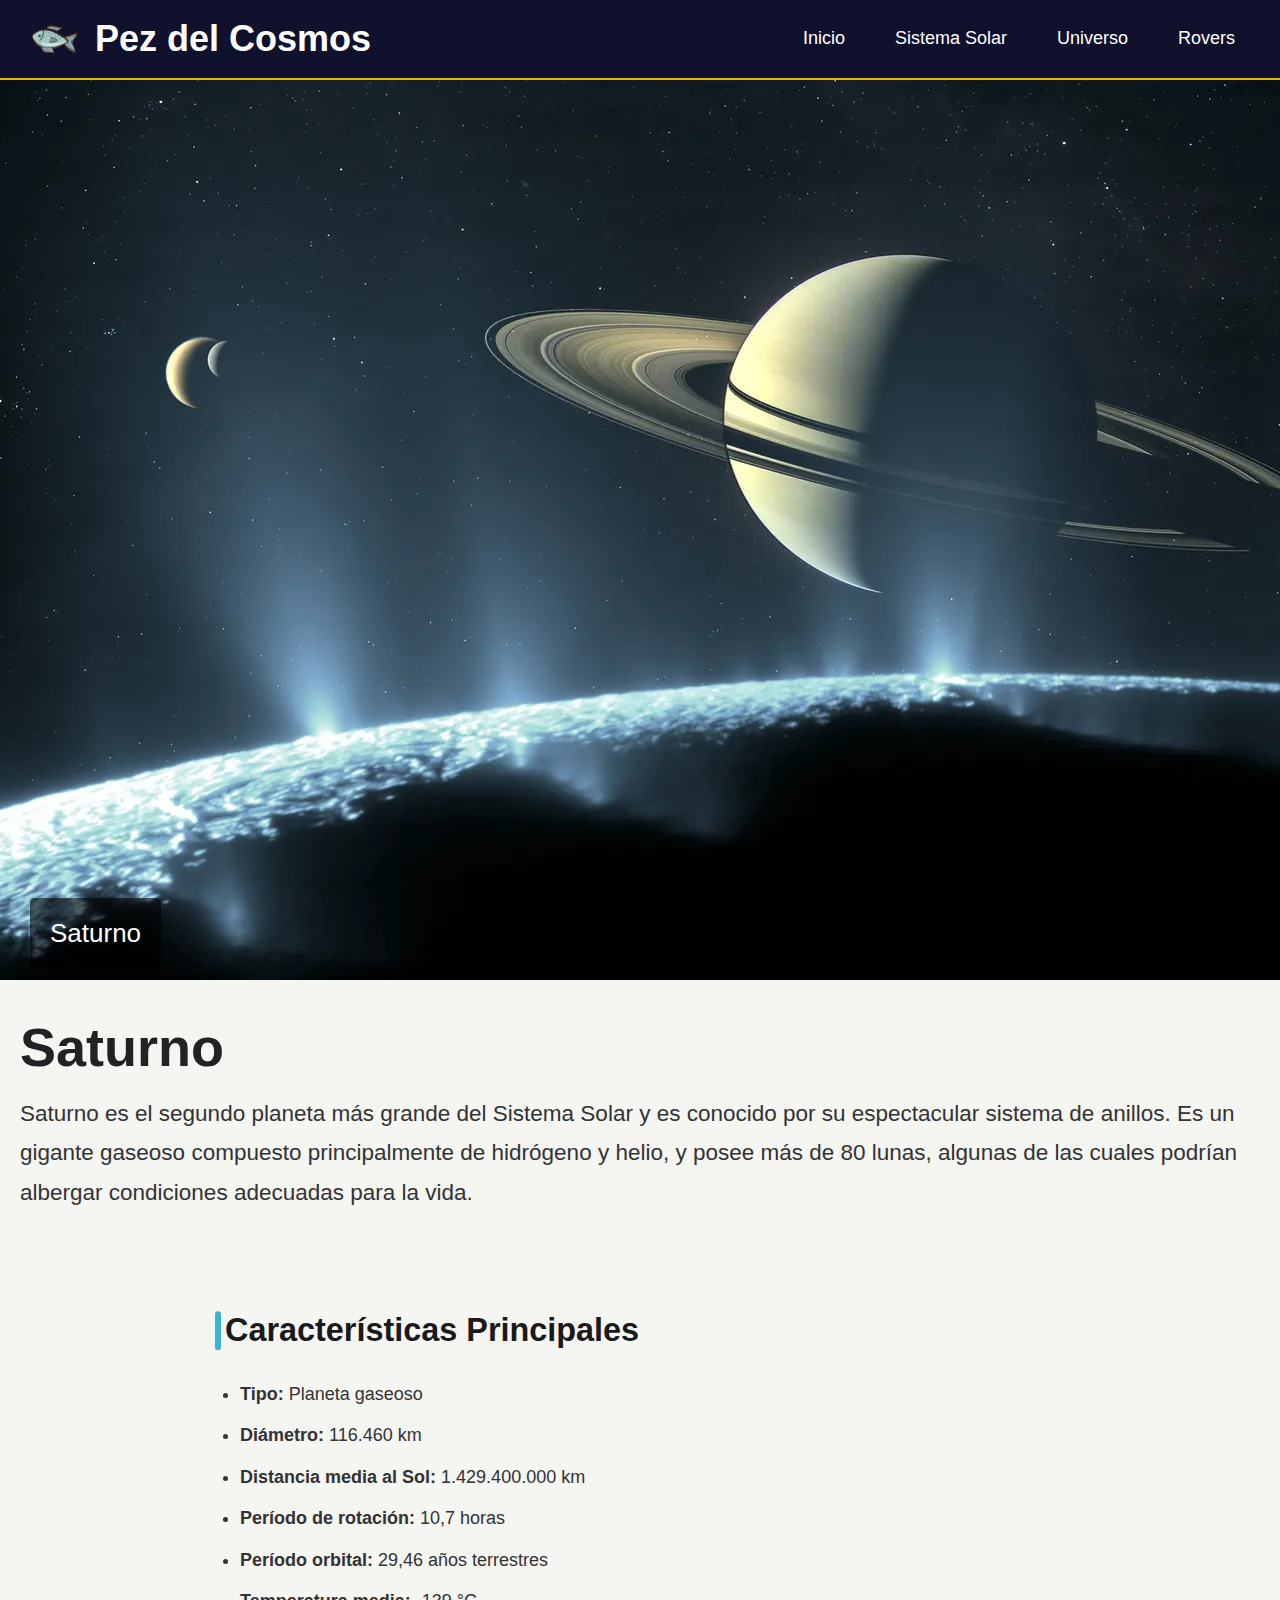
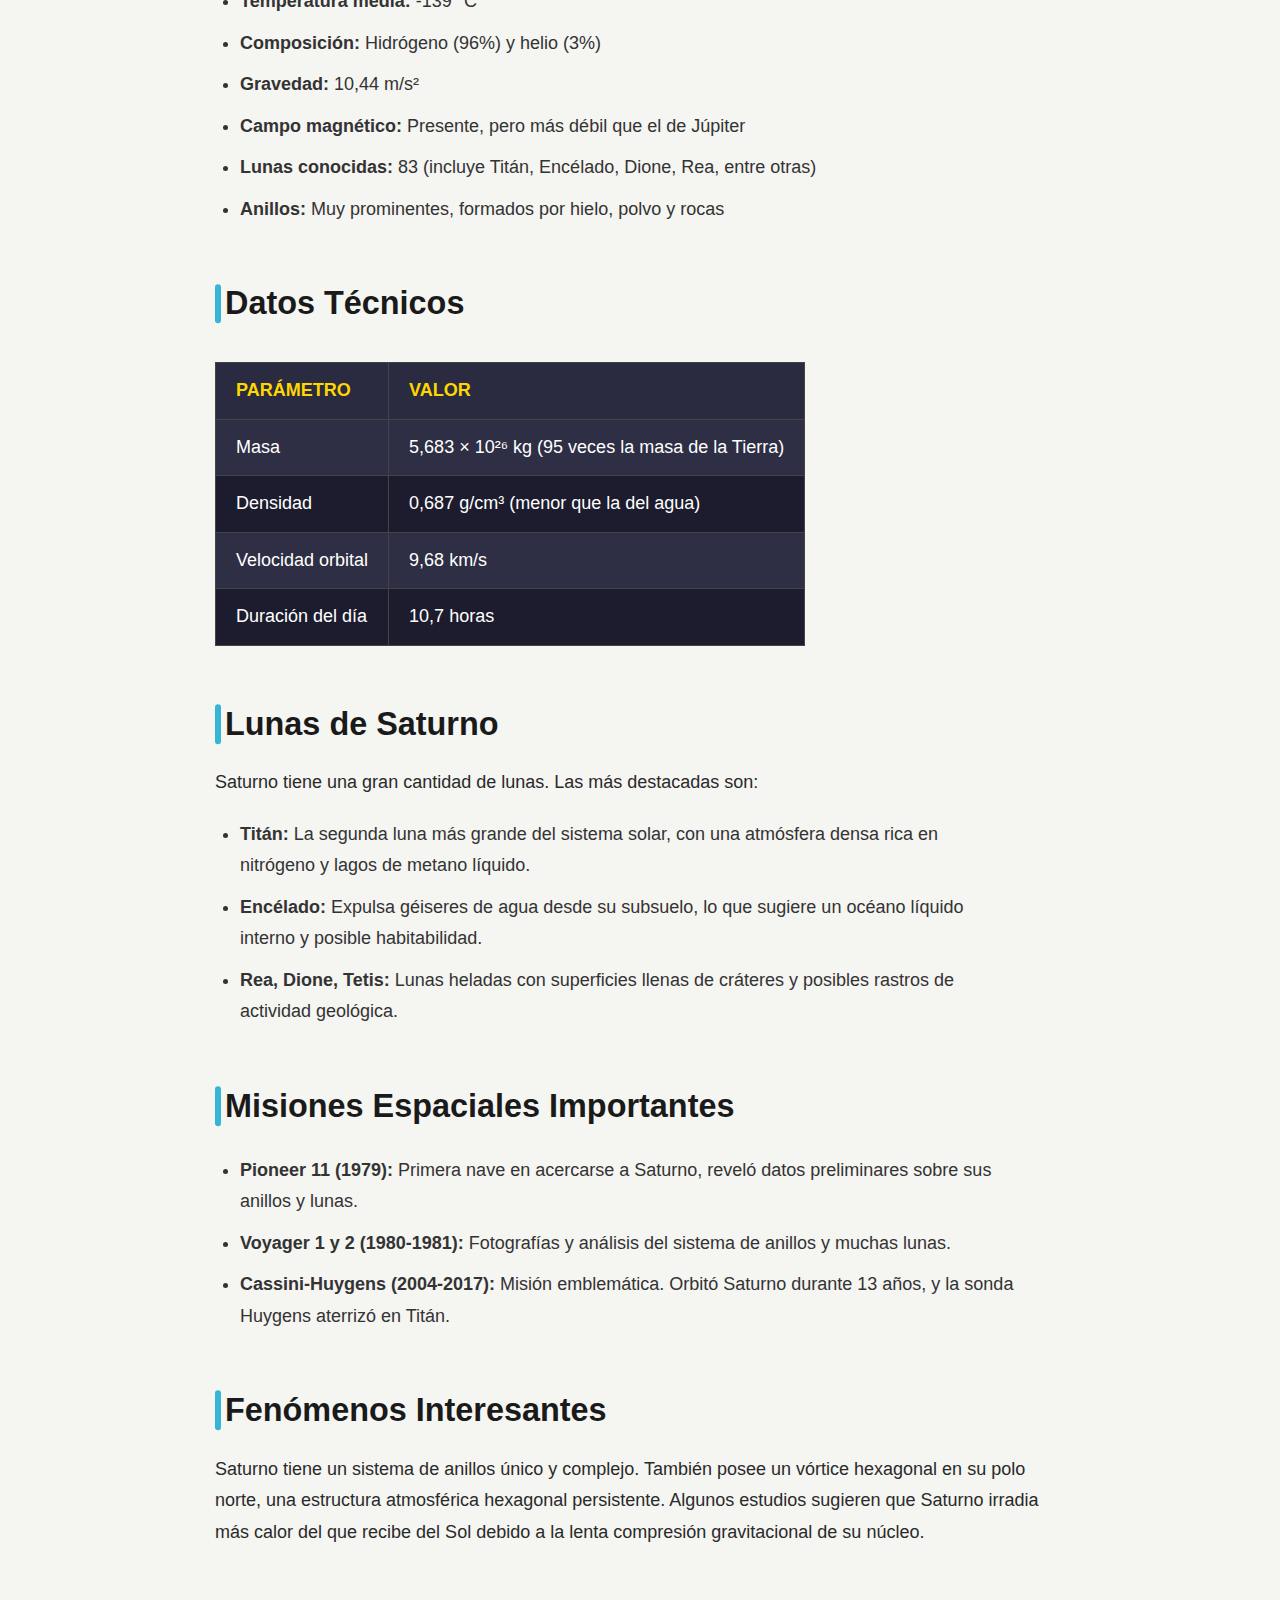
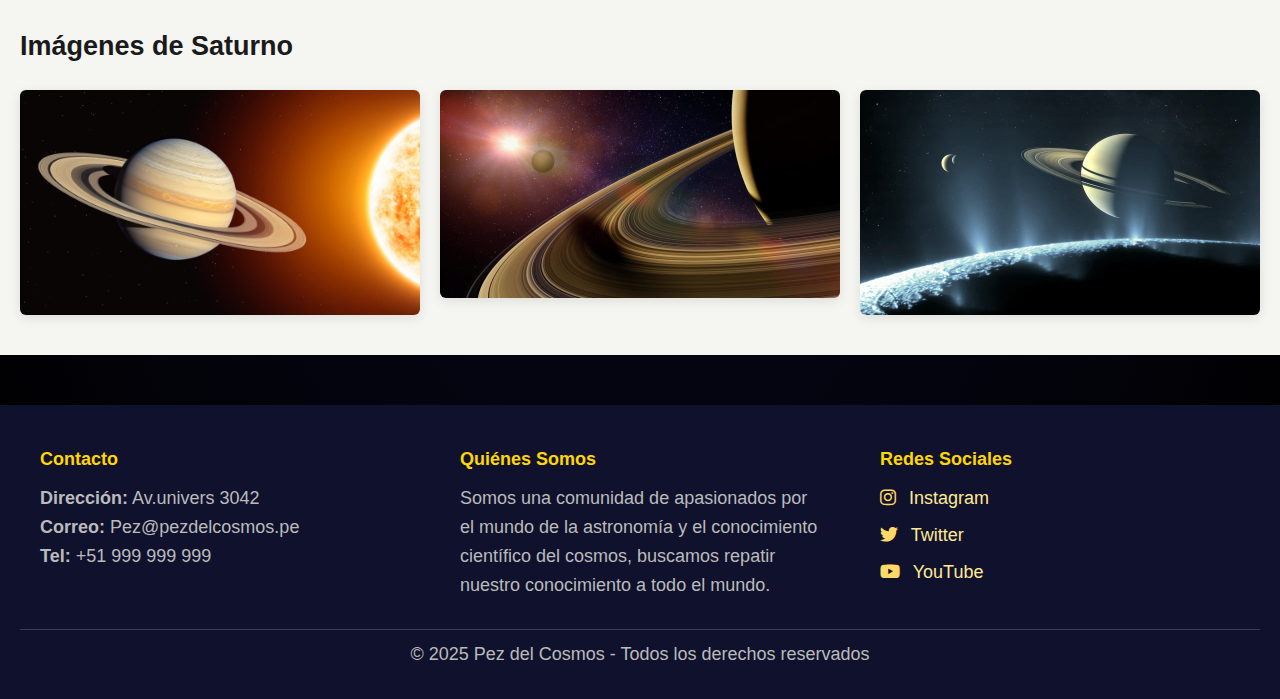
<file: 6_Saturno.html>
<!DOCTYPE html>
<!--Por: Camila Saribe Quispe Llimpe-->
<html lang="es">
    <head>
        <meta charset="UTF-8">
        <meta name="viewport" content="width=device-width, initial-scale=1.0">
        <title>Saturno - Pez del Cosmos</title>
        <link rel="stylesheet" href="style.css">
        <link rel="stylesheet" href="https://cdnjs.cloudflare.com/ajax/libs/font-awesome/6.5.0/css/all.min.css">
    </head>
<body>

    <!--CABEZERA-->
    <header>
        <div class="logo">
            <img src="img/pez.webp">
            <h1>Pez del Cosmos</h1>
        </div>
        <nav>
            <ul class="menu">
                <li><a href="index.html">Inicio</a></li>
                <li><a href="0_Sistema_Solar.html">Sistema Solar</a>
                    <ul class="submenu">
                        <li><a href="1_Mercurio.html">Mercurio</a></li>
                        <li><a href="2_Venus.html">Venus</a></li>
                        <li><a href="3_Tierra.html">Tierra</a></li>
                        <li><a href="4_Marte.html">Marte</a></li>
                        <li><a href="5_Jupiter.html">Júpiter</a></li>
                        <li><a href="6_Saturno.html">Saturno</a></li>
                        <li><a href="7_Urano.html">Urano</a></li>
                        <li><a href="8_Neptuno.html">Neptuno</a></li>
                    </ul>
                </li>
                <li><a href="9_Universo.html">Universo</a></li>
                <li><a href="10_Rovers.html">Rovers</a></li>
            </ul>
        </nav>
        <nav class="menu-responsive">
            <a href="index.html"><i class="fa-solid fa-house"></i></a>
            <a href="0_Sistema_Solar.html"><i class="fa-solid fa-sun"></i></a>
            <a href="9_Universo.html"><i class="fa-solid fa-shuttle-space"></i></a>
            <a href="10_Rovers.html"><i class="fa-solid fa-robot"></i></a>
        </nav>
    </header>

    <!--CARRUSEL-->
    <section class="carrusel">
        <ul>
            <li>
                <img src="img/saturno4.webp">
                <div class="descripcion">Saturno</div>                
            </li>
            <li>
                <img src="img/saturno2.jpg">
                <div class="descripcion">Saturno</div>
            </li>
            <li>
                <img src="img/saturno3.jpg">
                <div class="descripcion">Saturno</div>
            </li>
            <li>
                <img src="img/saturno.jpg">
                <div class="descripcion">Saturno</div>
            </li>
        </ul>
    </section>

    <!--CUERPO-->
    <main class="contenido">
        <section class="cabeza">
            <h2>Saturno</h2>
            <p>Saturno es el segundo planeta más grande del Sistema Solar y es conocido por su espectacular sistema de anillos. Es un gigante gaseoso compuesto principalmente de hidrógeno y helio, y posee más de 80 lunas, algunas de las cuales podrían albergar condiciones adecuadas para la vida.</p>
        </section>
        <section class="cuerpo">
            <h3>Características Principales</h3>
            <ul>
                <li><b>Tipo:</b> Planeta gaseoso</li>
                <li><b>Diámetro:</b> 116.460 km</li>
                <li><b>Distancia media al Sol:</b> 1.429.400.000 km</li>
                <li><b>Período de rotación:</b> 10,7 horas</li>
                <li><b>Período orbital:</b> 29,46 años terrestres</li>
                <li><b>Temperatura media:</b> -139 °C</li>
                <li><b>Composición:</b> Hidrógeno (96%) y helio (3%)</li>
                <li><b>Gravedad:</b> 10,44 m/s²</li>
                <li><b>Campo magnético:</b> Presente, pero más débil que el de Júpiter</li>
                <li><b>Lunas conocidas:</b> 83 (incluye Titán, Encélado, Dione, Rea, entre otras)</li>
                <li><b>Anillos:</b> Muy prominentes, formados por hielo, polvo y rocas</li>
            </ul>
            <h3>Datos Técnicos</h3>
            <table>
                <tr><th>Parámetro</th><th>Valor</th></tr>
                <tr><td>Masa</td><td>5,683 × 10²⁶ kg (95 veces la masa de la Tierra)</td></tr>
                <tr><td>Densidad</td><td>0,687 g/cm³ (menor que la del agua)</td></tr>
                <tr><td>Velocidad orbital</td><td>9,68 km/s</td></tr>
                <tr><td>Duración del día</td><td>10,7 horas</td></tr>
            </table>
            <h3>Lunas de Saturno</h3>
            <p>Saturno tiene una gran cantidad de lunas. Las más destacadas son:</p>
            <ul>
                <li><b>Titán:</b> La segunda luna más grande del sistema solar, con una atmósfera densa rica en nitrógeno y lagos de metano líquido.</li>
                <li><b>Encélado:</b> Expulsa géiseres de agua desde su subsuelo, lo que sugiere un océano líquido interno y posible habitabilidad.</li>
                <li><b>Rea, Dione, Tetis:</b> Lunas heladas con superficies llenas de cráteres y posibles rastros de actividad geológica.</li>
            </ul>
            <h3>Misiones Espaciales Importantes</h3>
            <ul>
                <li><b>Pioneer 11 (1979):</b> Primera nave en acercarse a Saturno, reveló datos preliminares sobre sus anillos y lunas.</li>
                <li><b>Voyager 1 y 2 (1980-1981):</b> Fotografías y análisis del sistema de anillos y muchas lunas.</li>
                <li><b>Cassini-Huygens (2004-2017):</b> Misión emblemática. Orbitó Saturno durante 13 años, y la sonda Huygens aterrizó en Titán.</li>
            </ul>
            <h3>Fenómenos Interesantes</h3>
            <p>Saturno tiene un sistema de anillos único y complejo. También posee un vórtice hexagonal en su polo norte, una estructura atmosférica hexagonal persistente. Algunos estudios sugieren que Saturno irradia más calor del que recibe del Sol debido a la lenta compresión gravitacional de su núcleo.</p>
        </section>
        <section class="imagenes">
            <h3>Imágenes de Saturno</h3>
            <div class="galeria">
                <img src="img/saturno2.jpg">
                <img src="img/saturno3.jpg">
                <img src="img/saturno4.webp">
            </div>
        </section>
    </main>

    <!--PIE-->
    <footer>
        <div class="footer-contenido">
            <div class="footer-seccion">
                <h4>Contacto</h4>
                <p><b>Dirección:</b> Av.univers 3042</p>
                <p><b>Correo:</b> Pez@pezdelcosmos.pe</p>
                <p><b>Tel:</b> +51 999 999 999</p>
            </div>
            <div class="footer-seccion">
                <h4>Quiénes Somos</h4>
                <p>Somos una comunidad de apasionados por el mundo de la astronomía y el conocimiento científico del cosmos, buscamos repatir nuestro conocimiento a todo el mundo.</p>
            </div>
            <div class="footer-seccion">
                <h4>Redes Sociales</h4>
                <p><a href="https://www.instagram.com/nasa_es/?hl=es" target="_blank"><i class="fab fa-instagram"></i> Instagram</a><br>
                <a href="https://x.com/nasa_es?lang=es" target="_blank"><i class="fab fa-twitter"></i> Twitter</a><br>
                <a href="https://www.youtube.com/@nasa_es" target="_blank"><i class="fab fa-youtube"></i> YouTube</a>
                </p>
            </div>
        </div>
        <div class="footer-creditos">
            <p>&copy; 2025 Pez del Cosmos - Todos los derechos reservados</p>
        </div>
    </footer>

</body>
</html>
</file>
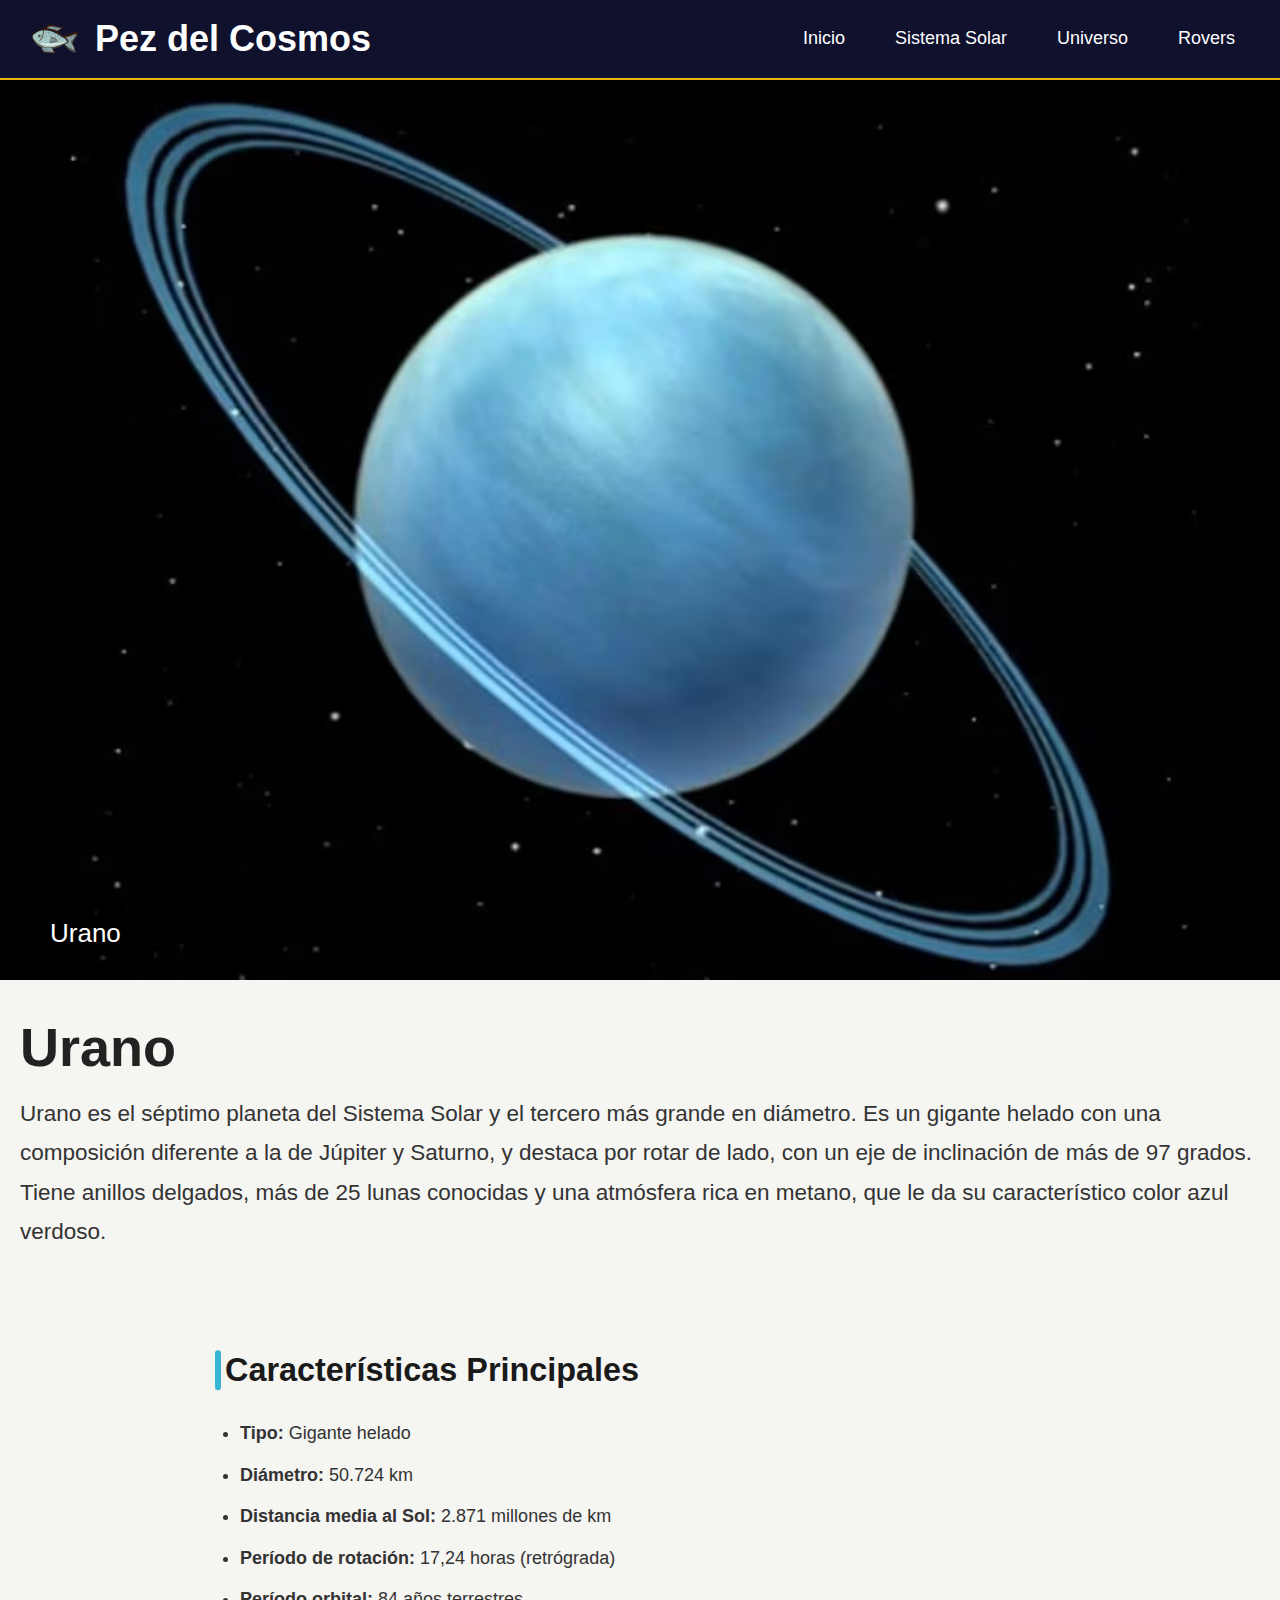
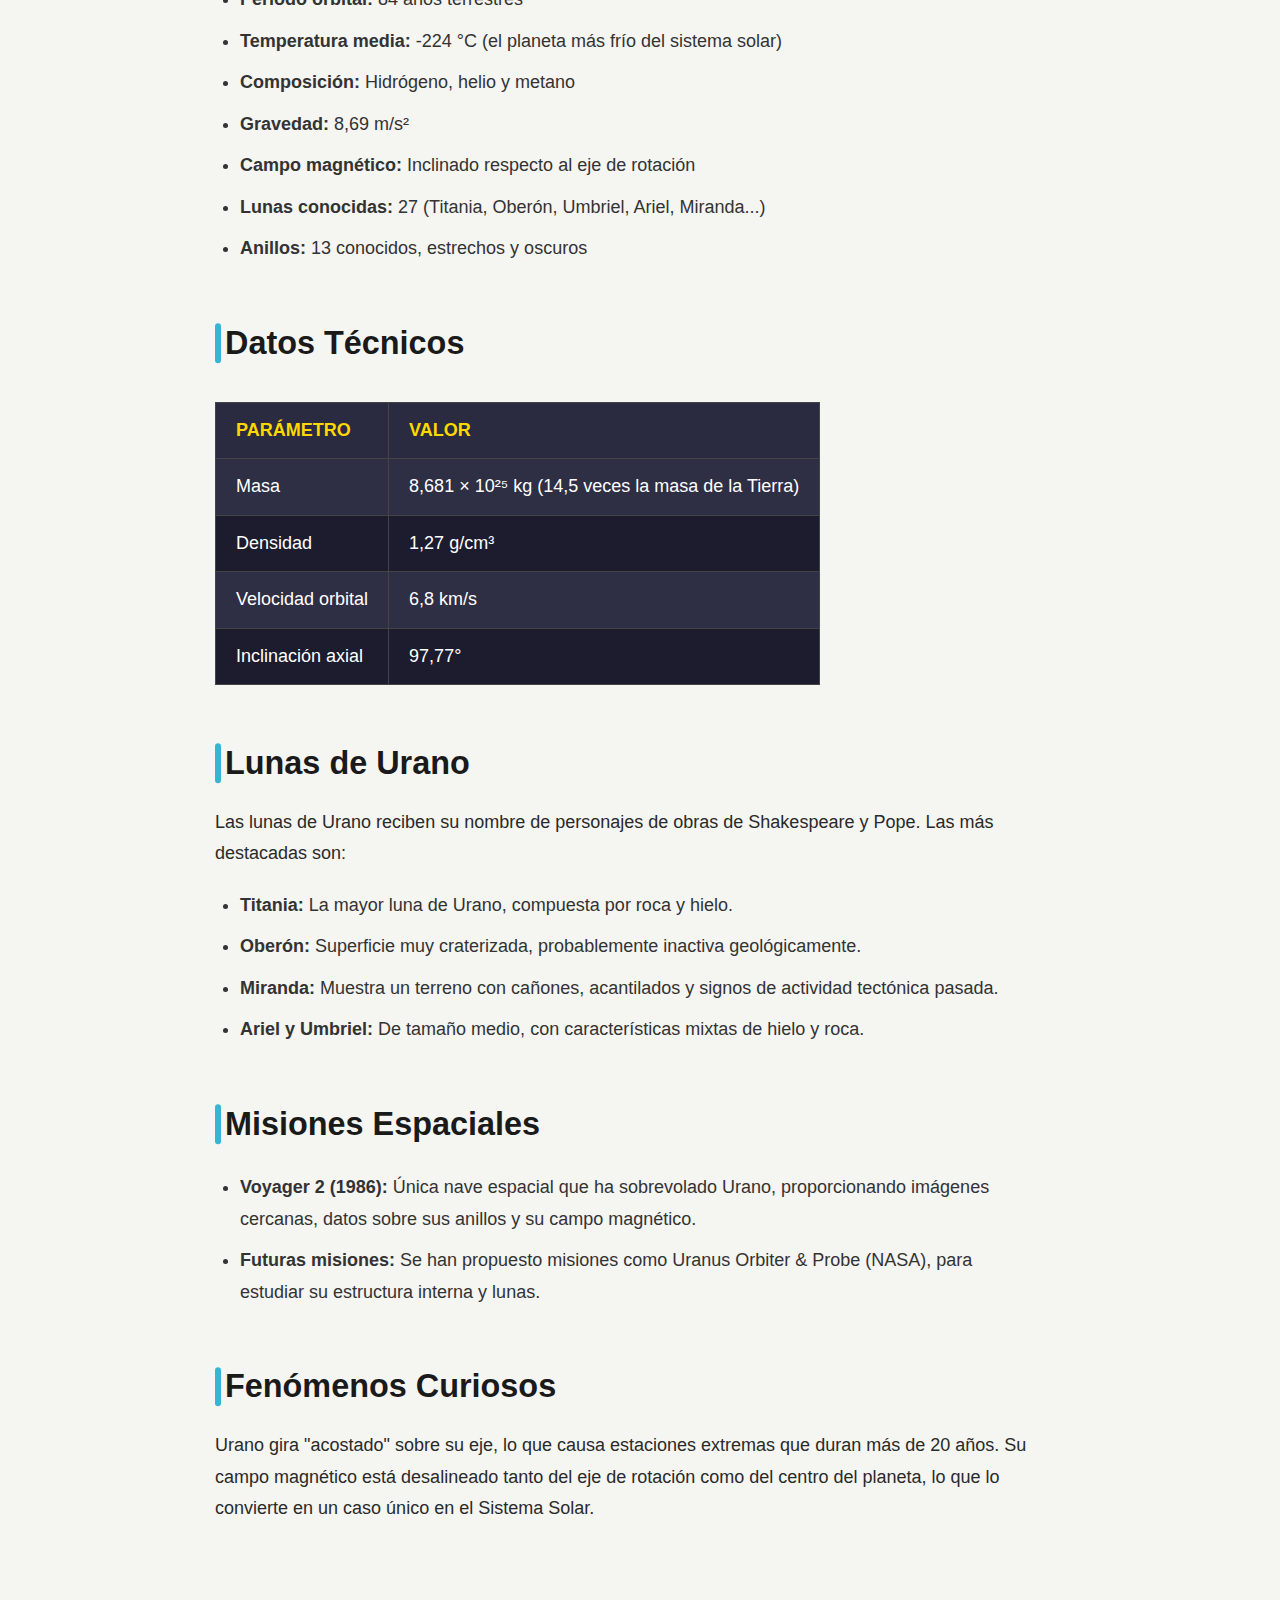
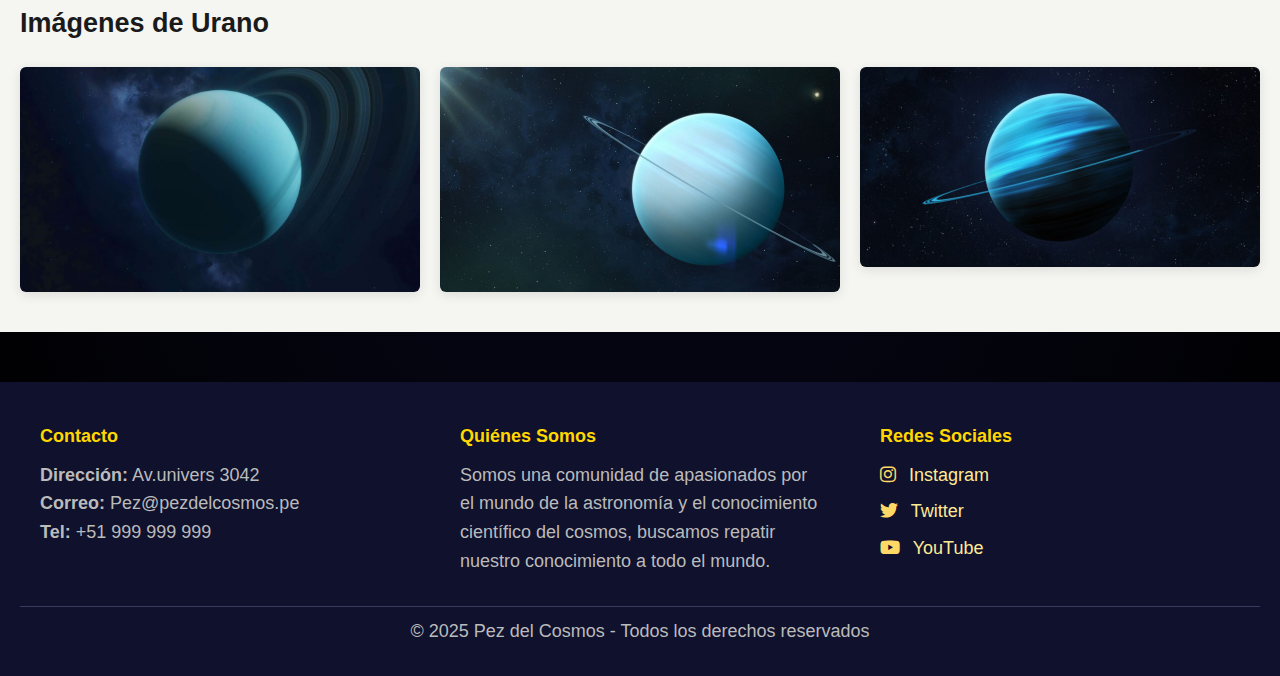
<file: 7_Urano.html>
<!DOCTYPE html>
<!--Por: Camila Saribe Quispe Llimpe-->
<html lang="es">
    <head>
        <meta charset="UTF-8">
        <meta name="viewport" content="width=device-width, initial-scale=1.0">
        <title>Urano - Pez del Cosmos</title>
        <link rel="stylesheet" href="style.css">
        <link rel="stylesheet" href="https://cdnjs.cloudflare.com/ajax/libs/font-awesome/6.5.0/css/all.min.css">
    </head>
<body>

    <!--CABEZERA-->
    <header>
        <div class="logo">
            <img src="img/pez.webp">
            <h1>Pez del Cosmos</h1>
        </div>
        <nav>
            <ul class="menu">
                <li><a href="index.html">Inicio</a></li>
                <li><a href="0_Sistema_Solar.html">Sistema Solar</a>
                    <ul class="submenu">
                        <li><a href="1_Mercurio.html">Mercurio</a></li>
                        <li><a href="2_Venus.html">Venus</a></li>
                        <li><a href="3_Tierra.html">Tierra</a></li>
                        <li><a href="4_Marte.html">Marte</a></li>
                        <li><a href="5_Jupiter.html">Júpiter</a></li>
                        <li><a href="6_Saturno.html">Saturno</a></li>
                        <li><a href="7_Urano.html">Urano</a></li>
                        <li><a href="8_Neptuno.html">Neptuno</a></li>
                    </ul>
                </li>
                <li><a href="9_Universo.html">Universo</a></li>
                <li><a href="10_Rovers.html">Rovers</a></li>
            </ul>
        </nav>
        <nav class="menu-responsive">
            <a href="index.html"><i class="fa-solid fa-house"></i></a>
            <a href="0_Sistema_Solar.html"><i class="fa-solid fa-sun"></i></a>
            <a href="9_Universo.html"><i class="fa-solid fa-shuttle-space"></i></a>
            <a href="10_Rovers.html"><i class="fa-solid fa-robot"></i></a>
        </nav>
    </header>

    <!--CARRUSEL-->
    <section class="carrusel">
        <ul>
            <li>
                <img src="img/urano.avif">
                <div class="descripcion">Urano</div>                
            </li>
            <li>
                <img src="img/urano2.jpg">
                <div class="descripcion">Urano</div>
            </li>
            <li>
                <img src="img/urano3.jpg">
                <div class="descripcion">Urano</div>
            </li>
            <li>
                <img src="img/urano4.jpg">
                <div class="descripcion">Urano</div>
            </li>
        </ul>
    </section>

    <!--CUERPO-->
    <main class="contenido">
        <section class="cabeza">
            <h2>Urano</h2>
            <p>Urano es el séptimo planeta del Sistema Solar y el tercero más grande en diámetro. Es un gigante helado con una composición diferente a la de Júpiter y Saturno, y destaca por rotar de lado, con un eje de inclinación de más de 97 grados. Tiene anillos delgados, más de 25 lunas conocidas y una atmósfera rica en metano, que le da su característico color azul verdoso.</p>
        </section>
        <section class="cuerpo">
            <h3>Características Principales</h3>
            <ul>
                <li><b>Tipo:</b> Gigante helado</li>
                <li><b>Diámetro:</b> 50.724 km</li>
                <li><b>Distancia media al Sol:</b> 2.871 millones de km</li>
                <li><b>Período de rotación:</b> 17,24 horas (retrógrada)</li>
                <li><b>Período orbital:</b> 84 años terrestres</li>
                <li><b>Temperatura media:</b> -224 °C (el planeta más frío del sistema solar)</li>
                <li><b>Composición:</b> Hidrógeno, helio y metano</li>
                <li><b>Gravedad:</b> 8,69 m/s²</li>
                <li><b>Campo magnético:</b> Inclinado respecto al eje de rotación</li>
                <li><b>Lunas conocidas:</b> 27 (Titania, Oberón, Umbriel, Ariel, Miranda...)</li>
                <li><b>Anillos:</b> 13 conocidos, estrechos y oscuros</li>
            </ul>
            <h3>Datos Técnicos</h3>
            <table>
                <tr><th>Parámetro</th><th>Valor</th></tr>
                <tr><td>Masa</td><td>8,681 × 10²⁵ kg (14,5 veces la masa de la Tierra)</td></tr>
                <tr><td>Densidad</td><td>1,27 g/cm³</td></tr>
                <tr><td>Velocidad orbital</td><td>6,8 km/s</td></tr>
                <tr><td>Inclinación axial</td><td>97,77°</td></tr>
            </table>
            <h3>Lunas de Urano</h3>
            <p>Las lunas de Urano reciben su nombre de personajes de obras de Shakespeare y Pope. Las más destacadas son:</p>
            <ul>
                <li><b>Titania:</b> La mayor luna de Urano, compuesta por roca y hielo.</li>
                <li><b>Oberón:</b> Superficie muy craterizada, probablemente inactiva geológicamente.</li>
                <li><b>Miranda:</b> Muestra un terreno con cañones, acantilados y signos de actividad tectónica pasada.</li>
                <li><b>Ariel y Umbriel:</b> De tamaño medio, con características mixtas de hielo y roca.</li>
            </ul>
            <h3>Misiones Espaciales</h3>
            <ul>
                <li><b>Voyager 2 (1986):</b> Única nave espacial que ha sobrevolado Urano, proporcionando imágenes cercanas, datos sobre sus anillos y su campo magnético.</li>
                <li><b>Futuras misiones:</b> Se han propuesto misiones como Uranus Orbiter & Probe (NASA), para estudiar su estructura interna y lunas.</li>
            </ul>
            <h3>Fenómenos Curiosos</h3>
            <p>Urano gira "acostado" sobre su eje, lo que causa estaciones extremas que duran más de 20 años. Su campo magnético está desalineado tanto del eje de rotación como del centro del planeta, lo que lo convierte en un caso único en el Sistema Solar.</p>
        </section>
        <section class="imagenes">
            <h3>Imágenes de Urano</h3>
            <div class="galeria">
                <img src="img/urano4.jpg">
                <img src="img/urano2.jpg">
                <img src="img/urano3.jpg">
            </div>
        </section>
    </main>

    <!--PIE-->
    <footer>
        <div class="footer-contenido">
            <div class="footer-seccion">
                <h4>Contacto</h4>
                <p><b>Dirección:</b> Av.univers 3042</p>
                <p><b>Correo:</b> Pez@pezdelcosmos.pe</p>
                <p><b>Tel:</b> +51 999 999 999</p>
            </div>
            <div class="footer-seccion">
                <h4>Quiénes Somos</h4>
                <p>Somos una comunidad de apasionados por el mundo de la astronomía y el conocimiento científico del cosmos, buscamos repatir nuestro conocimiento a todo el mundo.</p>
            </div>
            <div class="footer-seccion">
                <h4>Redes Sociales</h4>
                <p><a href="https://www.instagram.com/nasa_es/?hl=es" target="_blank"><i class="fab fa-instagram"></i> Instagram</a><br>
                <a href="https://x.com/nasa_es?lang=es" target="_blank"><i class="fab fa-twitter"></i> Twitter</a><br>
                <a href="https://www.youtube.com/@nasa_es" target="_blank"><i class="fab fa-youtube"></i> YouTube</a>
                </p>
            </div>
        </div>
        <div class="footer-creditos">
            <p>&copy; 2025 Pez del Cosmos - Todos los derechos reservados</p>
        </div>
    </footer>

</body>
</html>
</file>
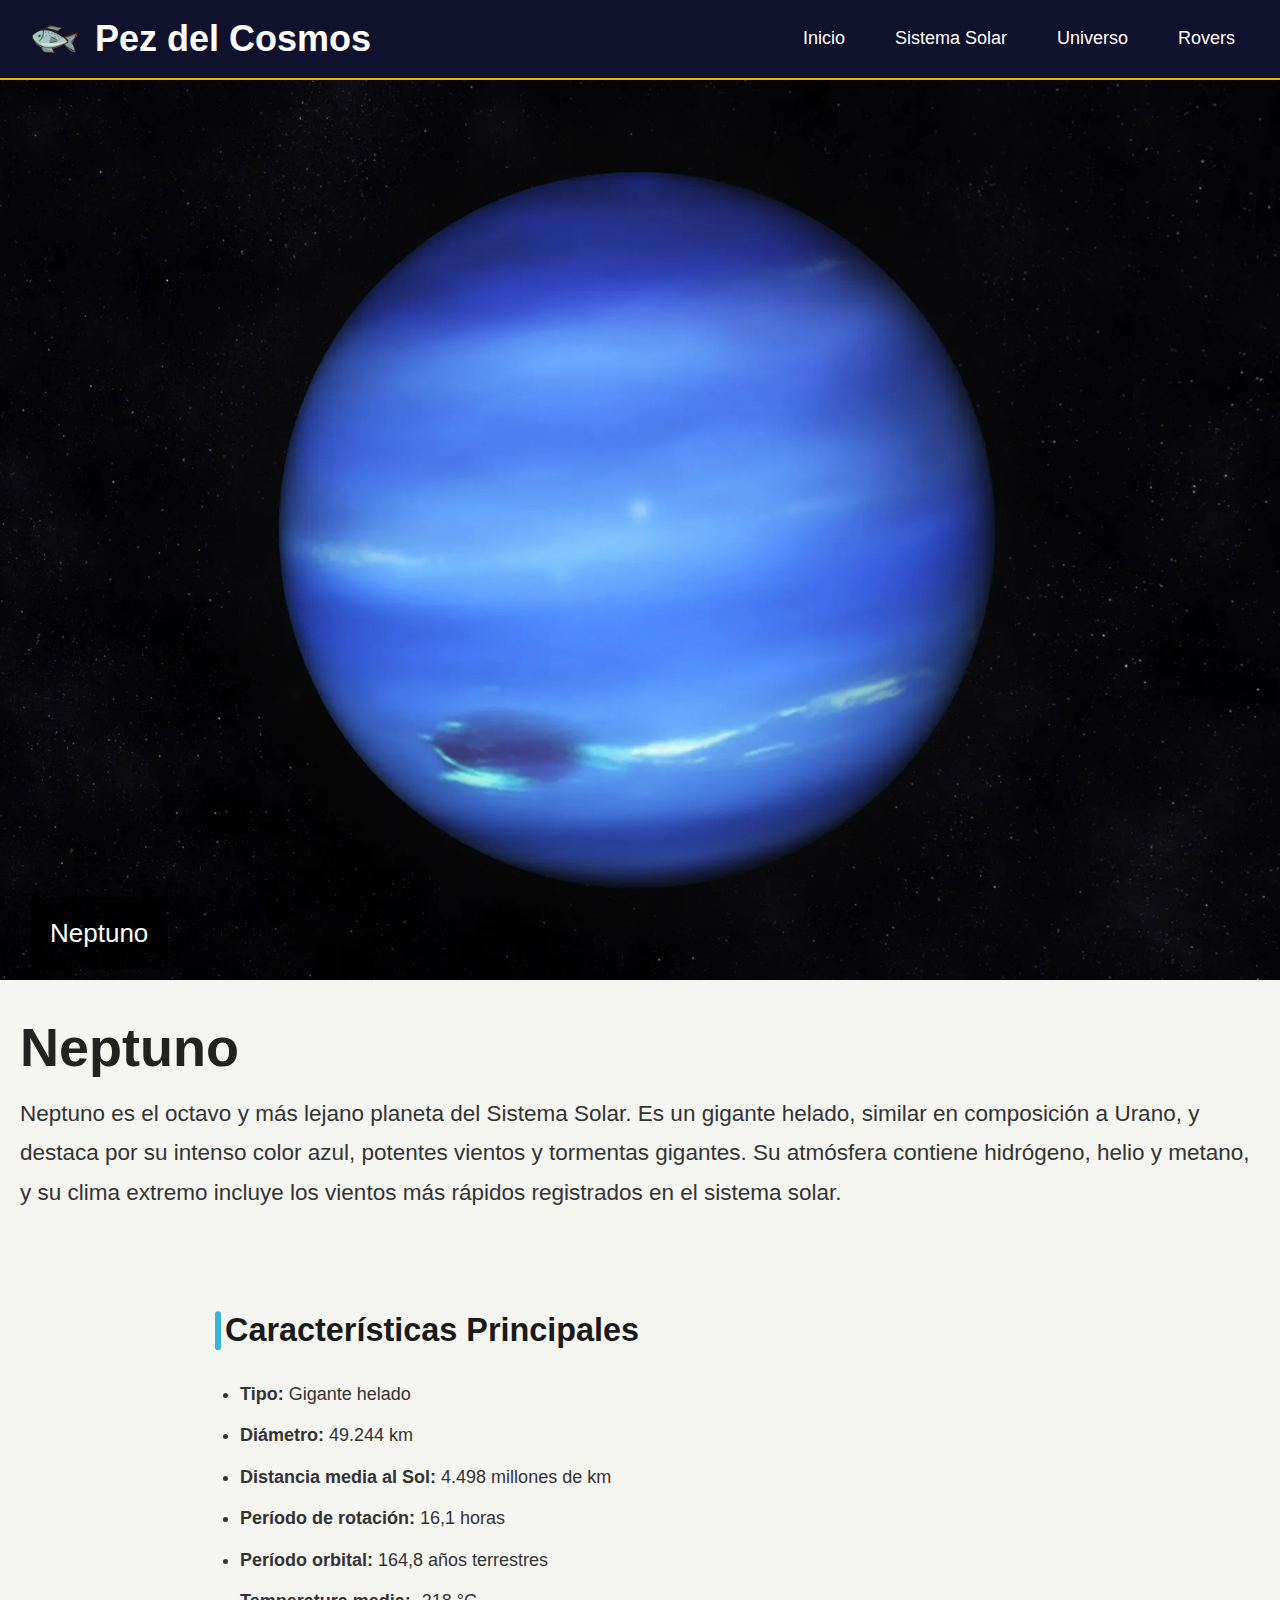
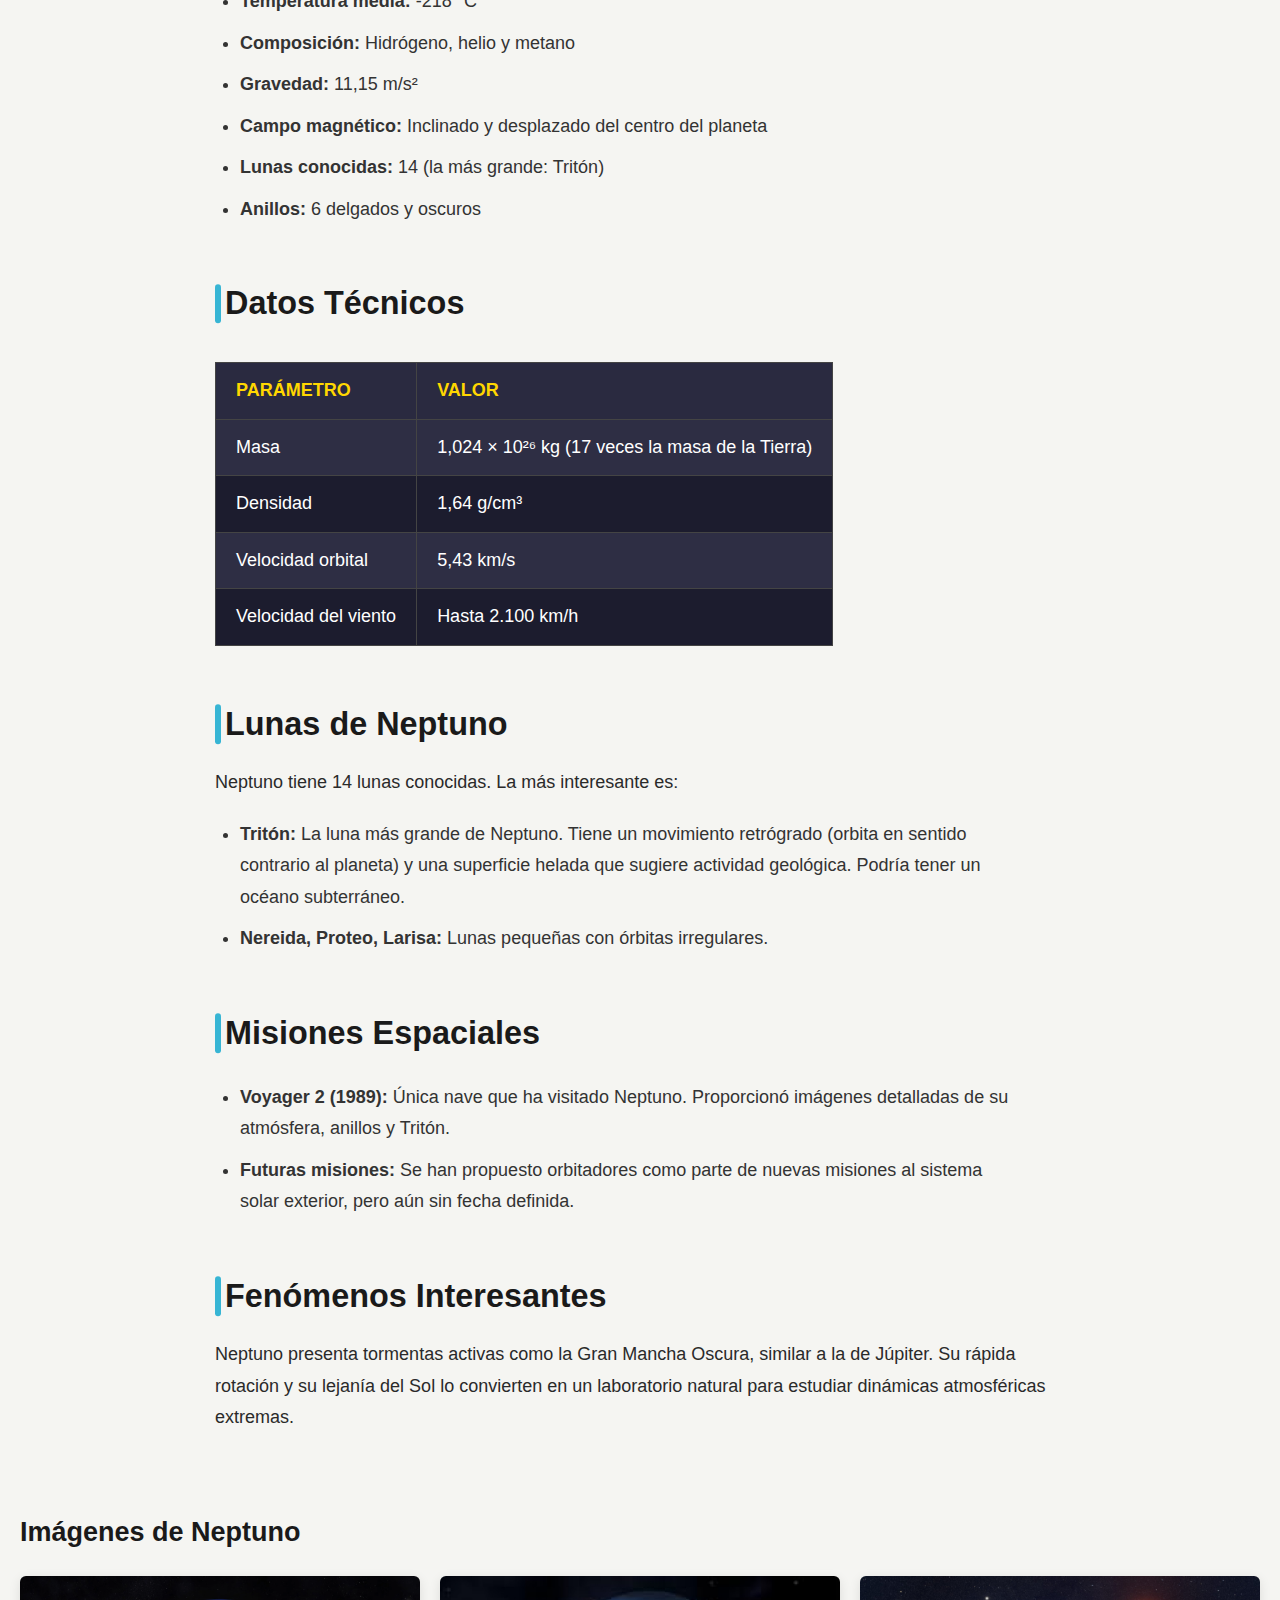
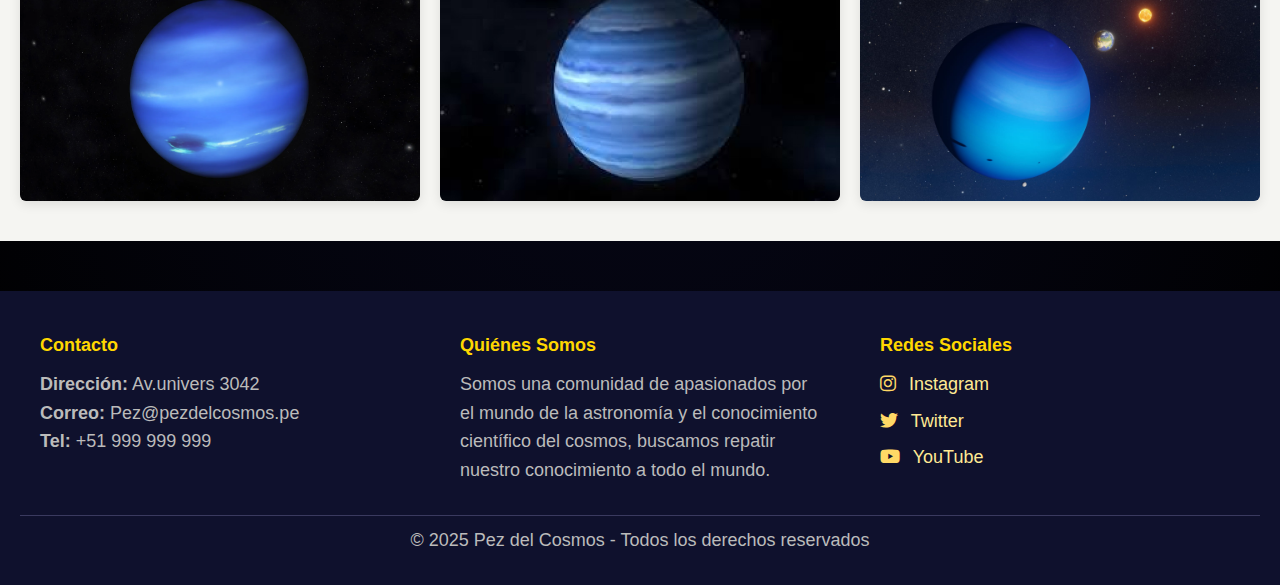
<file: 8_Neptuno.html>
<!DOCTYPE html>
<!--Por: Camila Saribe Quispe Llimpe-->
<html lang="es">
    <head>
        <meta charset="UTF-8">
        <meta name="viewport" content="width=device-width, initial-scale=1.0">
        <title>Neptuno - Pez del Cosmos</title>
        <link rel="stylesheet" href="style.css">
        <link rel="stylesheet" href="https://cdnjs.cloudflare.com/ajax/libs/font-awesome/6.5.0/css/all.min.css">
    </head>
<body>

    <!--CABEZERA-->
    <header>
        <div class="logo">
            <img src="img/pez.webp">
            <h1>Pez del Cosmos</h1>
        </div>
        <nav>
            <ul class="menu">
                <li><a href="index.html">Inicio</a></li>
                <li><a href="0_Sistema_Solar.html">Sistema Solar</a>
                    <ul class="submenu">
                        <li><a href="1_Mercurio.html">Mercurio</a></li>
                        <li><a href="2_Venus.html">Venus</a></li>
                        <li><a href="3_Tierra.html">Tierra</a></li>
                        <li><a href="4_Marte.html">Marte</a></li>
                        <li><a href="5_Jupiter.html">Júpiter</a></li>
                        <li><a href="6_Saturno.html">Saturno</a></li>
                        <li><a href="7_Urano.html">Urano</a></li>
                        <li><a href="8_Neptuno.html">Neptuno</a></li>
                    </ul>
                </li>
                <li><a href="9_Universo.html">Universo</a></li>
                <li><a href="10_Rovers.html">Rovers</a></li>
            </ul>
        </nav>
        <nav class="menu-responsive">
            <a href="index.html"><i class="fa-solid fa-house"></i></a>
            <a href="0_Sistema_Solar.html"><i class="fa-solid fa-sun"></i></a>
            <a href="9_Universo.html"><i class="fa-solid fa-shuttle-space"></i></a>
            <a href="10_Rovers.html"><i class="fa-solid fa-robot"></i></a>
        </nav>
    </header>

    <!--CARRUSEL-->
    <section class="carrusel">
        <ul>
            <li>
                <img src="img/neptuno.webp">
                <div class="descripcion">Neptuno</div>                
            </li>
            <li>
                <img src="img/neptuno2.jpg">
                <div class="descripcion">Neptuno</div>
            </li>
            <li>
                <img src="img/neptuno3.jpg">
                <div class="descripcion">Neptuno</div>
            </li>
            <li>
                <img src="img/neptuno4.jpg">
                <div class="descripcion">Neptuno</div>
            </li>
        </ul>
    </section>

    <!--CUERPO-->
    <main class="contenido">
        <section class="cabeza">
            <h2>Neptuno</h2>
            <p>Neptuno es el octavo y más lejano planeta del Sistema Solar. Es un gigante helado, similar en composición a Urano, y destaca por su intenso color azul, potentes vientos y tormentas gigantes. Su atmósfera contiene hidrógeno, helio y metano, y su clima extremo incluye los vientos más rápidos registrados en el sistema solar.</p>
        </section>
        <section class="cuerpo">
            <h3>Características Principales</h3>
            <ul>
                <li><b>Tipo:</b> Gigante helado</li>
                <li><b>Diámetro:</b> 49.244 km</li>
                <li><b>Distancia media al Sol:</b> 4.498 millones de km</li>
                <li><b>Período de rotación:</b> 16,1 horas</li>
                <li><b>Período orbital:</b> 164,8 años terrestres</li>
                <li><b>Temperatura media:</b> -218 °C</li>
                <li><b>Composición:</b> Hidrógeno, helio y metano</li>
                <li><b>Gravedad:</b> 11,15 m/s²</li>
                <li><b>Campo magnético:</b> Inclinado y desplazado del centro del planeta</li>
                <li><b>Lunas conocidas:</b> 14 (la más grande: Tritón)</li>
                <li><b>Anillos:</b> 6 delgados y oscuros</li>
            </ul>
            <h3>Datos Técnicos</h3>
            <table>
                <tr><th>Parámetro</th><th>Valor</th></tr>
                <tr><td>Masa</td><td>1,024 × 10²⁶ kg (17 veces la masa de la Tierra)</td></tr>
                <tr><td>Densidad</td><td>1,64 g/cm³</td></tr>
                <tr><td>Velocidad orbital</td><td>5,43 km/s</td></tr>
                <tr><td>Velocidad del viento</td><td>Hasta 2.100 km/h</td></tr>
            </table>
            <h3>Lunas de Neptuno</h3>
            <p>Neptuno tiene 14 lunas conocidas. La más interesante es:</p>
            <ul>
                <li><b>Tritón:</b> La luna más grande de Neptuno. Tiene un movimiento retrógrado (orbita en sentido contrario al planeta) y una superficie helada que sugiere actividad geológica. Podría tener un océano subterráneo.</li>
                <li><b>Nereida, Proteo, Larisa:</b> Lunas pequeñas con órbitas irregulares.</li>
            </ul>
            <h3>Misiones Espaciales</h3>
            <ul>
                <li><b>Voyager 2 (1989):</b> Única nave que ha visitado Neptuno. Proporcionó imágenes detalladas de su atmósfera, anillos y Tritón.</li>
                <li><b>Futuras misiones:</b> Se han propuesto orbitadores como parte de nuevas misiones al sistema solar exterior, pero aún sin fecha definida.</li>
            </ul>
            <h3>Fenómenos Interesantes</h3>
            <p>Neptuno presenta tormentas activas como la Gran Mancha Oscura, similar a la de Júpiter. Su rápida rotación y su lejanía del Sol lo convierten en un laboratorio natural para estudiar dinámicas atmosféricas extremas.</p>
        </section>
        <section class="imagenes">
            <h3>Imágenes de Neptuno</h3>
            <div class="galeria">
                <img src="img/neptuno.webp" alt="Neptuno capturado por Voyager 2">
                <img src="img/neptuno2.jpg" alt="Lunas de Neptuno">
                <img src="img/neptuno3.jpg" alt="Anillos de Neptuno">
            </div>
        </section>
    </main>

    <!--PIE-->
    <footer>
        <div class="footer-contenido">
            <div class="footer-seccion">
                <h4>Contacto</h4>
                <p><b>Dirección:</b> Av.univers 3042</p>
                <p><b>Correo:</b> Pez@pezdelcosmos.pe</p>
                <p><b>Tel:</b> +51 999 999 999</p>
            </div>
            <div class="footer-seccion">
                <h4>Quiénes Somos</h4>
                <p>Somos una comunidad de apasionados por el mundo de la astronomía y el conocimiento científico del cosmos, buscamos repatir nuestro conocimiento a todo el mundo.</p>
            </div>
            <div class="footer-seccion">
                <h4>Redes Sociales</h4>
                <p><a href="https://www.instagram.com/nasa_es/?hl=es" target="_blank"><i class="fab fa-instagram"></i> Instagram</a><br>
                <a href="https://x.com/nasa_es?lang=es" target="_blank"><i class="fab fa-twitter"></i> Twitter</a><br>
                <a href="https://www.youtube.com/@nasa_es" target="_blank"><i class="fab fa-youtube"></i> YouTube</a>
                </p>
            </div>
        </div>
        <div class="footer-creditos">
            <p>&copy; 2025 Pez del Cosmos - Todos los derechos reservados</p>
        </div>
    </footer>

</body>
</html>
</file>
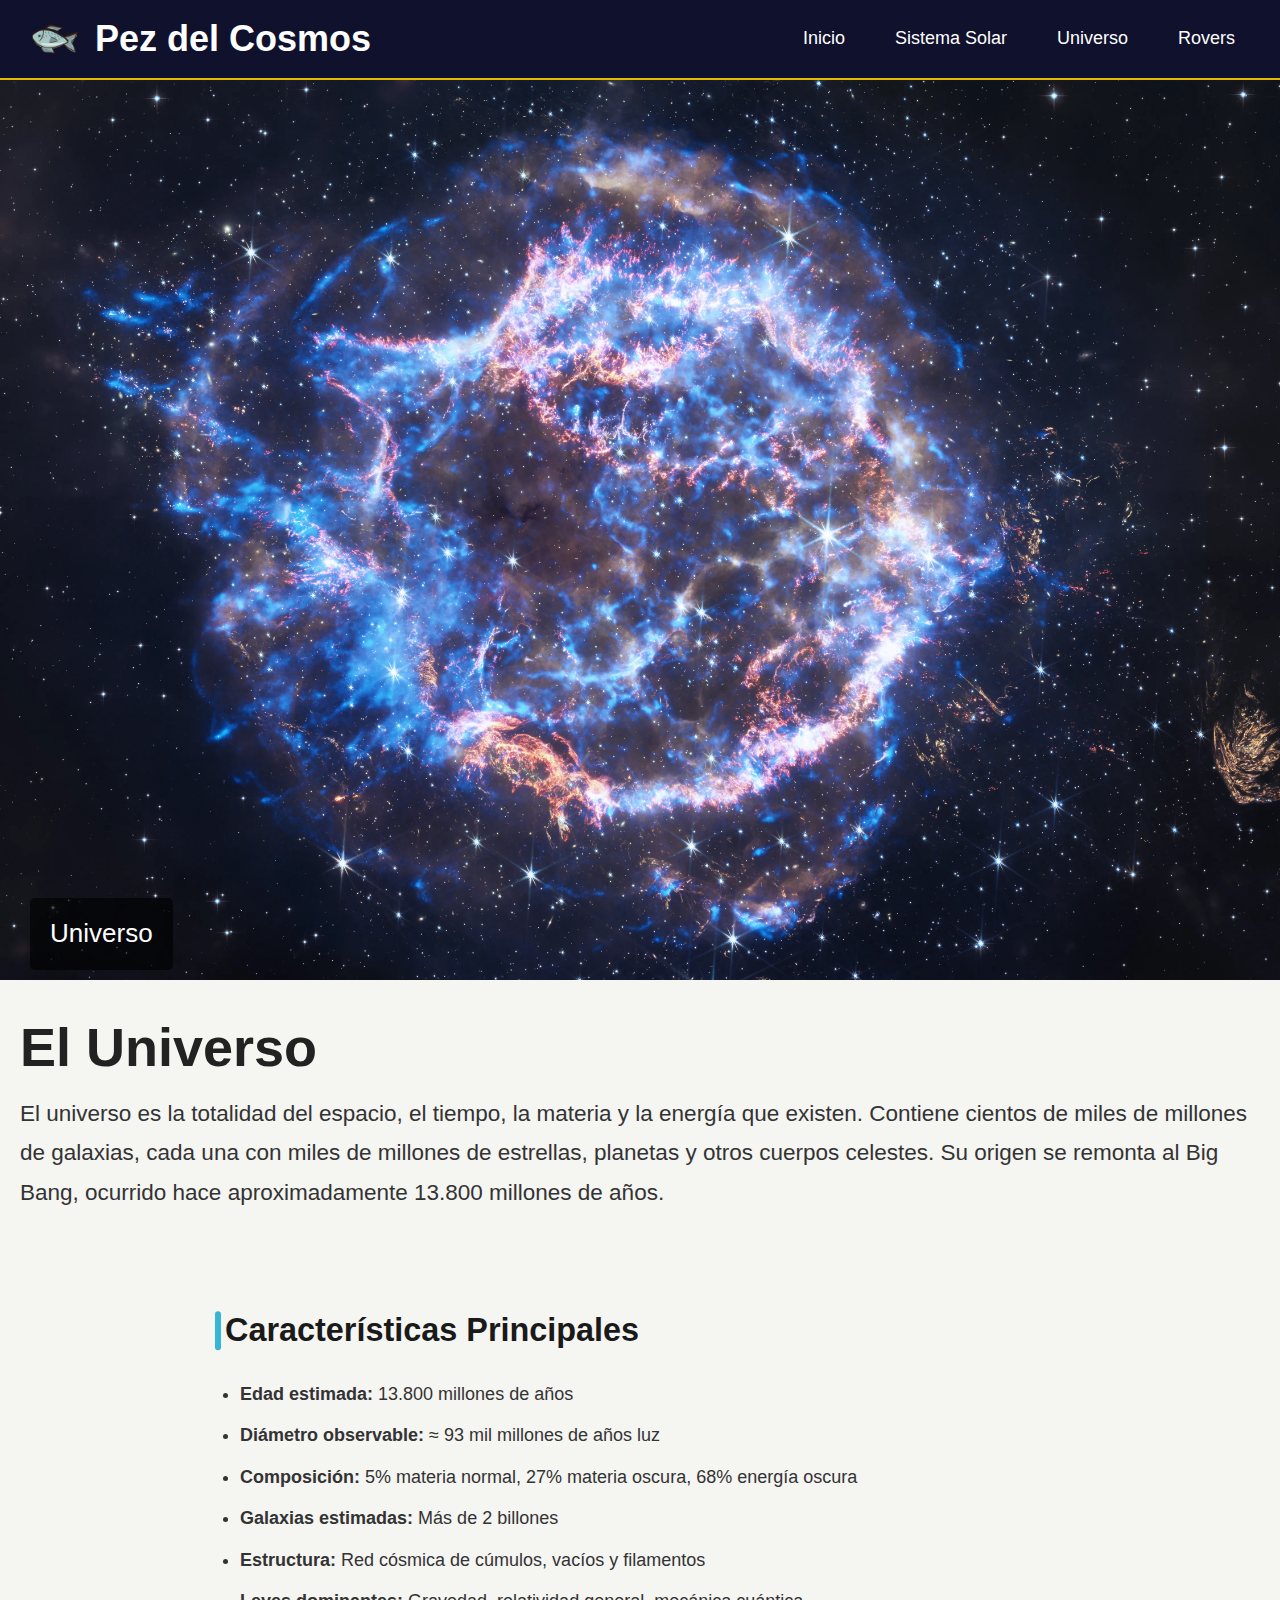
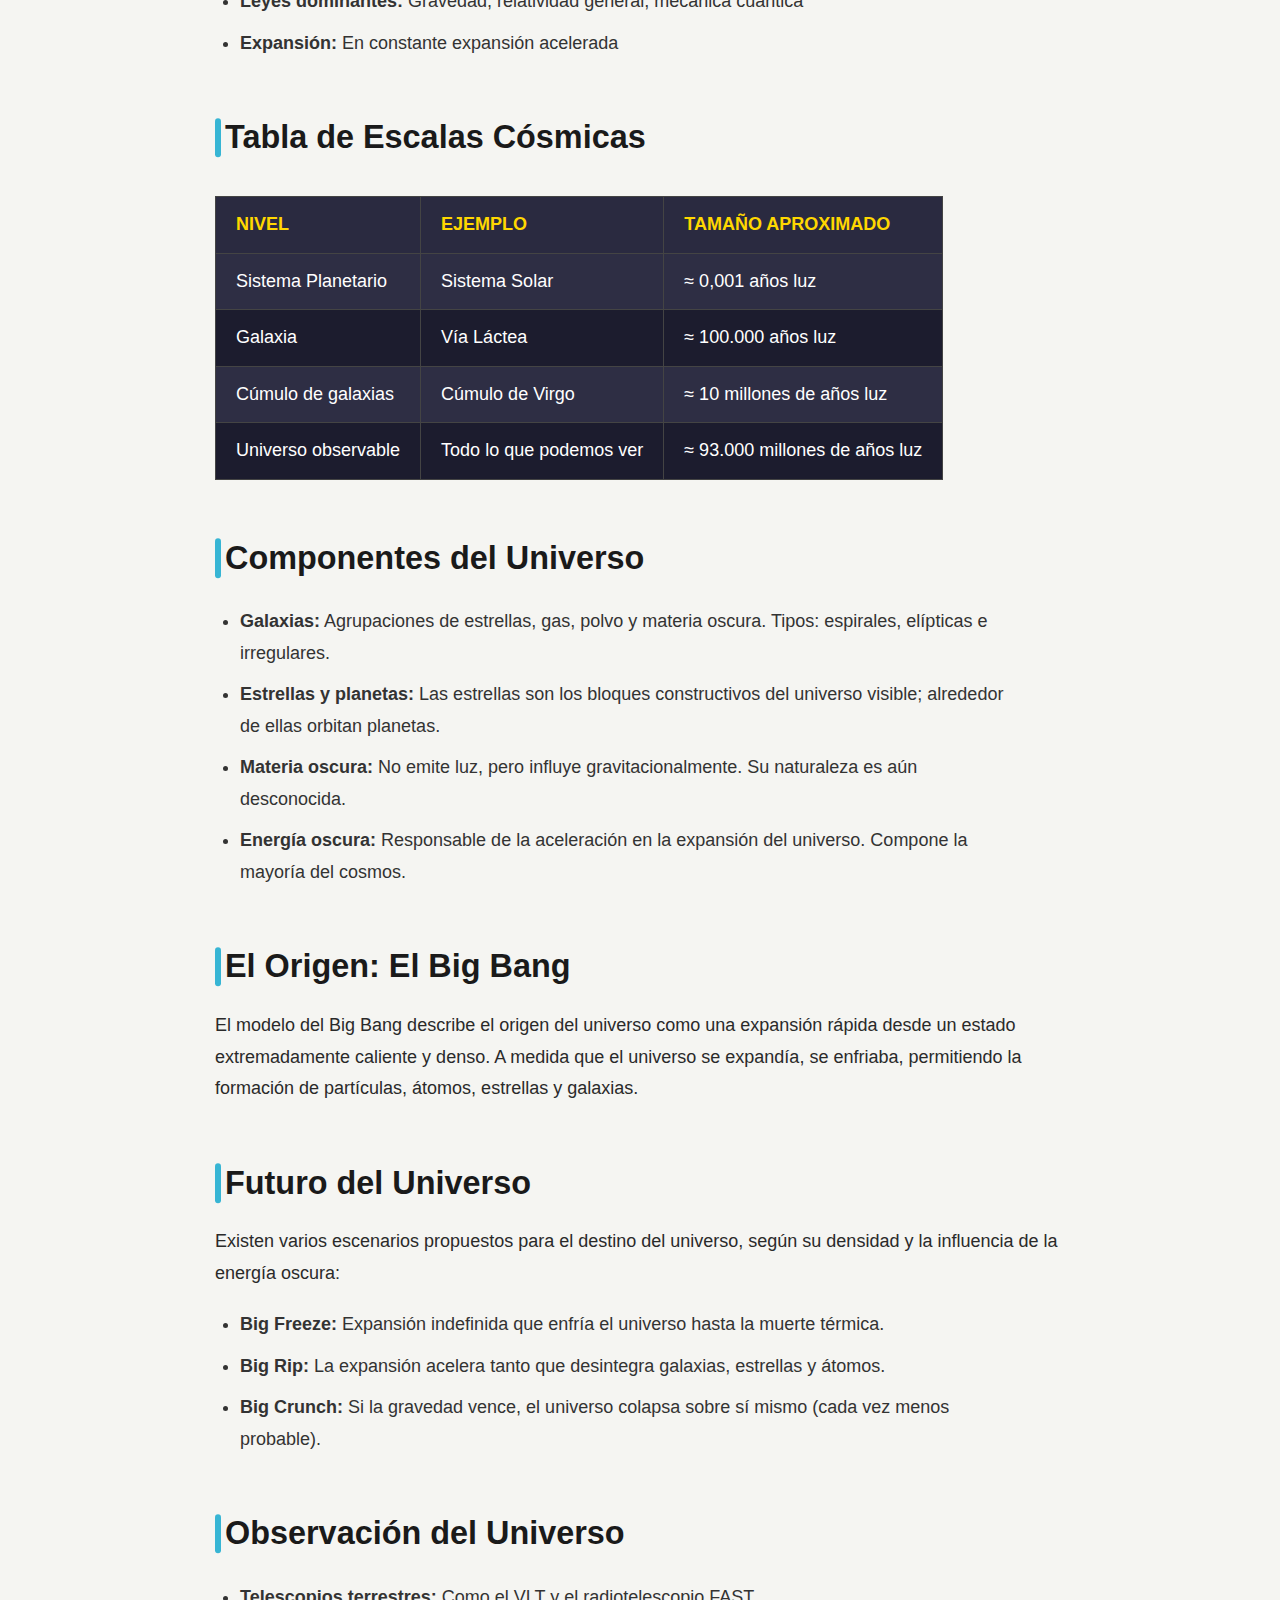
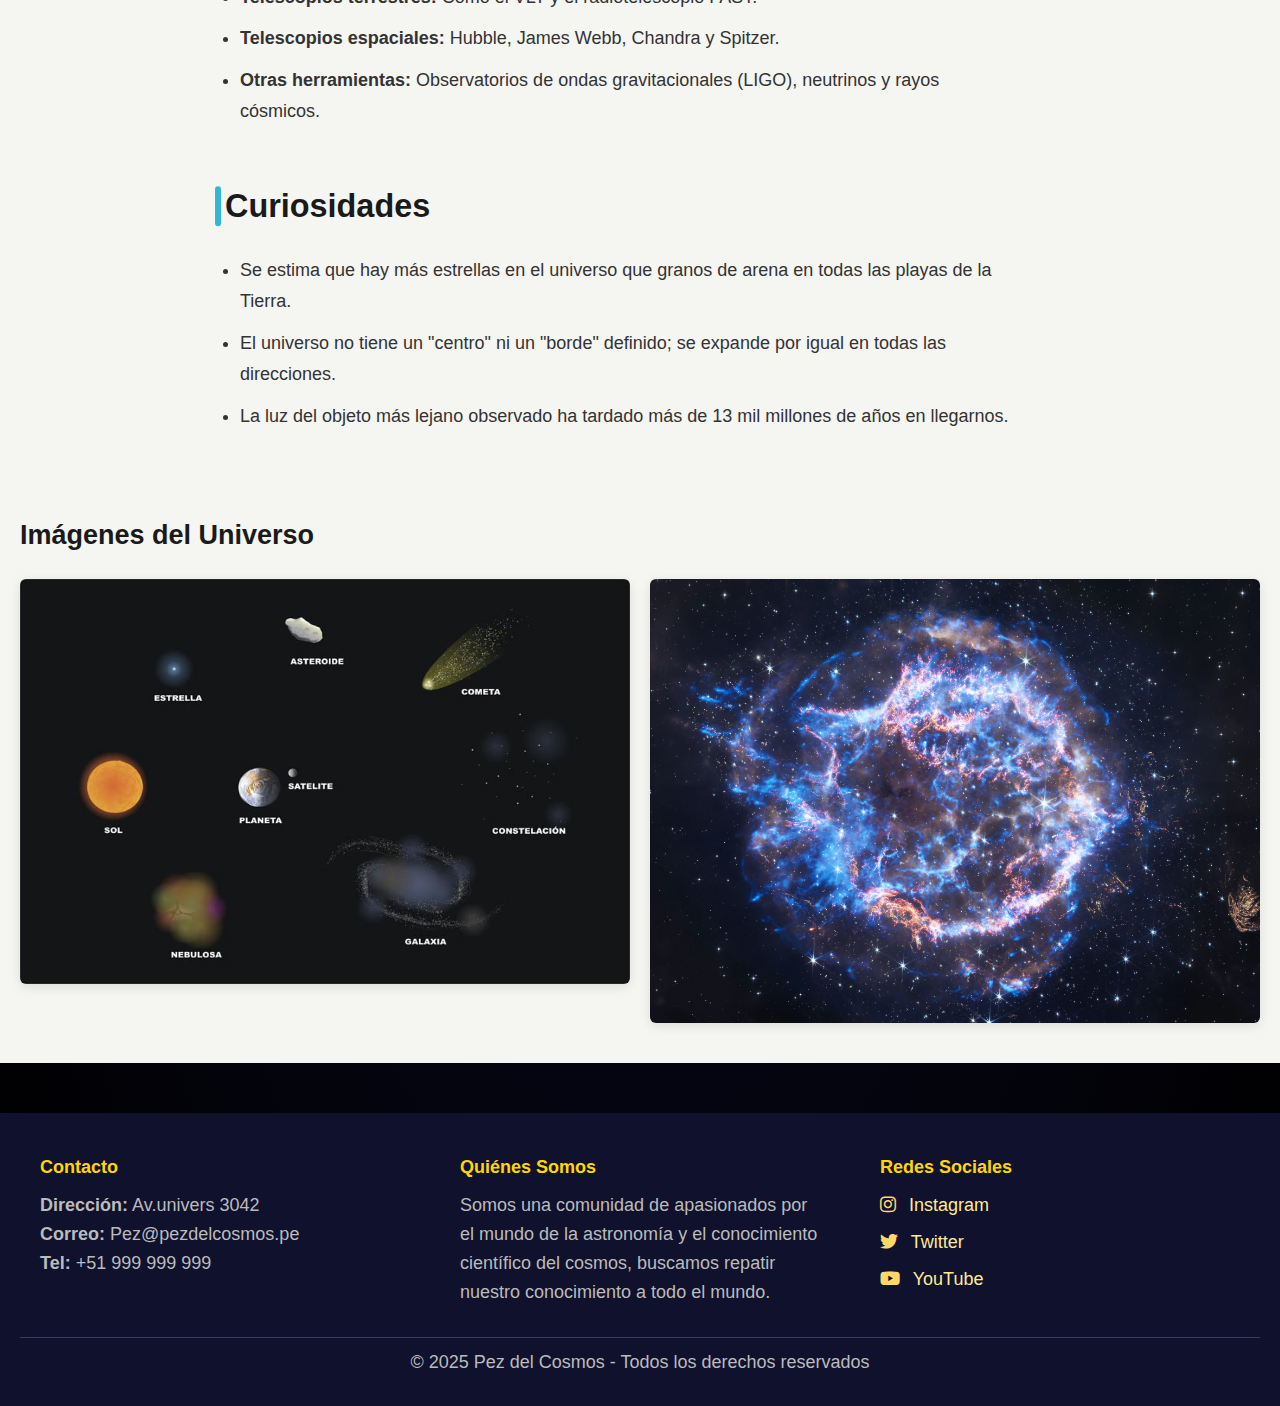
<file: 9_Universo.html>
<!DOCTYPE html>
<!--Por: Camila Saribe Quispe Llimpe-->
<html lang="es">
    <head>
        <meta charset="UTF-8">
        <meta name="viewport" content="width=device-width, initial-scale=1.0">
        <title>Universo - Pez del Cosmos</title>
        <link rel="stylesheet" href="style.css">
        <link rel="stylesheet" href="https://cdnjs.cloudflare.com/ajax/libs/font-awesome/6.5.0/css/all.min.css">
    </head>
<body>

    <!--CABEZERA-->
    <header>
        <div class="logo">
            <img src="img/pez.webp">
            <h1>Pez del Cosmos</h1>
        </div>
        <nav>
            <ul class="menu">
                <li><a href="index.html">Inicio</a></li>
                <li><a href="0_Sistema_Solar.html">Sistema Solar</a>
                    <ul class="submenu">
                        <li><a href="1_Mercurio.html">Mercurio</a></li>
                        <li><a href="2_Venus.html">Venus</a></li>
                        <li><a href="3_Tierra.html">Tierra</a></li>
                        <li><a href="4_Marte.html">Marte</a></li>
                        <li><a href="5_Jupiter.html">Júpiter</a></li>
                        <li><a href="6_Saturno.html">Saturno</a></li>
                        <li><a href="7_Urano.html">Urano</a></li>
                        <li><a href="8_Neptuno.html">Neptuno</a></li>
                    </ul>
                </li>
                <li><a href="9_Universo.html">Universo</a></li>
                <li><a href="10_Rovers.html">Rovers</a></li>
            </ul>
        </nav>
        <nav class="menu-responsive">
            <a href="index.html"><i class="fa-solid fa-house"></i></a>
            <a href="0_Sistema_Solar.html"><i class="fa-solid fa-sun"></i></a>
            <a href="9_Universo.html"><i class="fa-solid fa-shuttle-space"></i></a>
            <a href="10_Rovers.html"><i class="fa-solid fa-robot"></i></a>
        </nav>
    </header>

    <!--CARRUSEL-->
    <section class="carrusel">
        <ul>
            <li>
                <img src="img/universo.png">
                <div class="descripcion">Universo</div>                
            </li>
            <li>
                <img src="img/universo2.jpg">
                <div class="descripcion">Universo</div>
            </li>
            <li>
                <img src="img/universo3.jpg">
                <div class="descripcion">Universo</div>
            </li>
            <li>
                <img src="img/componentes_universo.jpg">
                <div class="descripcion">Universo</div>
            </li>
        </ul>
    </section>

    <!--CUERPO-->
    <main class="contenido">
        <section class="cabeza">
            <h2>El Universo</h2>
            <p>El universo es la totalidad del espacio, el tiempo, la materia y la energía que existen. Contiene cientos de miles de millones de galaxias, cada una con miles de millones de estrellas, planetas y otros cuerpos celestes. Su origen se remonta al Big Bang, ocurrido hace aproximadamente 13.800 millones de años.</p>
        </section>
        <section class="cuerpo">
            <h3>Características Principales</h3>
            <ul>
                <li><b>Edad estimada:</b> 13.800 millones de años</li>
                <li><b>Diámetro observable:</b> ≈ 93 mil millones de años luz</li>
                <li><b>Composición:</b> 5% materia normal, 27% materia oscura, 68% energía oscura</li>
                <li><b>Galaxias estimadas:</b> Más de 2 billones</li>
                <li><b>Estructura:</b> Red cósmica de cúmulos, vacíos y filamentos</li>
                <li><b>Leyes dominantes:</b> Gravedad, relatividad general, mecánica cuántica</li>
                <li><b>Expansión:</b> En constante expansión acelerada</li>
            </ul>
            <h3>Tabla de Escalas Cósmicas</h3>
            <table>
                <tr><th>Nivel</th><th>Ejemplo</th><th>Tamaño aproximado</th></tr>
                <tr><td>Sistema Planetario</td><td>Sistema Solar</td><td>≈ 0,001 años luz</td></tr>
                <tr><td>Galaxia</td><td>Vía Láctea</td><td>≈ 100.000 años luz</td></tr>
                <tr><td>Cúmulo de galaxias</td><td>Cúmulo de Virgo</td><td>≈ 10 millones de años luz</td></tr>
                <tr><td>Universo observable</td><td>Todo lo que podemos ver</td><td>≈ 93.000 millones de años luz</td></tr>
            </table>
            <h3>Componentes del Universo</h3>
            <ul>
                <li><b>Galaxias:</b> Agrupaciones de estrellas, gas, polvo y materia oscura. Tipos: espirales, elípticas e irregulares.</li>
                <li><b>Estrellas y planetas:</b> Las estrellas son los bloques constructivos del universo visible; alrededor de ellas orbitan planetas.</li>
                <li><b>Materia oscura:</b> No emite luz, pero influye gravitacionalmente. Su naturaleza es aún desconocida.</li>
                <li><b>Energía oscura:</b> Responsable de la aceleración en la expansión del universo. Compone la mayoría del cosmos.</li>
            </ul>
            <h3>El Origen: El Big Bang</h3>
            <p>El modelo del Big Bang describe el origen del universo como una expansión rápida desde un estado extremadamente caliente y denso. A medida que el universo se expandía, se enfriaba, permitiendo la formación de partículas, átomos, estrellas y galaxias.</p>
            <h3>Futuro del Universo</h3>
            <p>Existen varios escenarios propuestos para el destino del universo, según su densidad y la influencia de la energía oscura:</p>
            <ul>
                <li><b>Big Freeze:</b> Expansión indefinida que enfría el universo hasta la muerte térmica.</li>
                <li><b>Big Rip:</b> La expansión acelera tanto que desintegra galaxias, estrellas y átomos.</li>
                <li><b>Big Crunch:</b> Si la gravedad vence, el universo colapsa sobre sí mismo (cada vez menos probable).</li>
            </ul>
            <h3>Observación del Universo</h3>
            <ul>
                <li><b>Telescopios terrestres:</b> Como el VLT y el radiotelescopio FAST.</li>
                <li><b>Telescopios espaciales:</b> Hubble, James Webb, Chandra y Spitzer.</li>
                <li><b>Otras herramientas:</b> Observatorios de ondas gravitacionales (LIGO), neutrinos y rayos cósmicos.</li>
            </ul>
            <h3>Curiosidades</h3>
            <ul>
                <li>Se estima que hay más estrellas en el universo que granos de arena en todas las playas de la Tierra.</li>
                <li>El universo no tiene un "centro" ni un "borde" definido; se expande por igual en todas las direcciones.</li>
                <li>La luz del objeto más lejano observado ha tardado más de 13 mil millones de años en llegarnos.</li>
            </ul>
        </section>
        <section class="imagenes">
            <h3>Imágenes del Universo</h3>
            <div class="galeria">
                <img src="img/componentes_universo.jpg">
                <img src="img/universo.png">
            </div>
        </section>
    </main>

    <!--PIE-->
    <footer>
        <div class="footer-contenido">
            <div class="footer-seccion">
                <h4>Contacto</h4>
                <p><b>Dirección:</b> Av.univers 3042</p>
                <p><b>Correo:</b> Pez@pezdelcosmos.pe</p>
                <p><b>Tel:</b> +51 999 999 999</p>
            </div>
            <div class="footer-seccion">
                <h4>Quiénes Somos</h4>
                <p>Somos una comunidad de apasionados por el mundo de la astronomía y el conocimiento científico del cosmos, buscamos repatir nuestro conocimiento a todo el mundo.</p>
            </div>
            <div class="footer-seccion">
                <h4>Redes Sociales</h4>
                <p><a href="https://www.instagram.com/nasa_es/?hl=es" target="_blank"><i class="fab fa-instagram"></i> Instagram</a><br>
                <a href="https://x.com/nasa_es?lang=es" target="_blank"><i class="fab fa-twitter"></i> Twitter</a><br>
                <a href="https://www.youtube.com/@nasa_es" target="_blank"><i class="fab fa-youtube"></i> YouTube</a>
                </p>
            </div>
        </div>
        <div class="footer-creditos">
            <p>&copy; 2025 Pez del Cosmos - Todos los derechos reservados</p>
        </div>
    </footer>

</body>
</html>
</file>
<file: style.css>
/*Por: Camila Saribe Quispe Llimpe*/

/*CUERPO*/

* {
    margin: 0;
    padding: 0;
    box-sizing: border-box
}

html {
    overflow-x: hidden;
    font-size: 18px
}

body {
    font-family: 'Segoe UI', sans-serif;
    background: radial-gradient(#0b0c2a 0%, #000000 100%);
    color: #fff;
    line-height: 1.6
}

/*ENCABEZADO*/

header {
    display: flex;
    justify-content: space-between;
    align-items: center;
    background: #0f112d;
    padding: 10px 30px;
    border-bottom: 2px solid #e6b800
}

.logo {
    display: flex;
    align-items: center
}

.logo img {
    width: 50px;
    height: auto;
    margin-right: 15px
}

.menu {
    list-style: none;
    display: flex;
    gap: 20px;
    padding: 0;
    margin: 0
}

.menu li {
    position: relative
}

.menu a {
    text-decoration: none;
    color: #ffffff;
    padding: 10px 15px;
    display: block;
    transition: background 0.3s
}

.menu a:hover {
    background: #2e305f;
    border-radius: 3px
}

.submenu {
    list-style: none;
    display: none;
    position: absolute;
    background: #1f1f3e;
    min-width: 140px;
    z-index: 1;
    padding: 0;
    margin: 0
}

.submenu li a {
    padding: 10px
}

.menu > li:hover > .submenu {
    display: block
}

/*MENU RESPONSIVE*/

.menu-responsive {
    display: none;
    justify-content: space-around;
    align-items: center;
    margin-top: 15px;
    margin-bottom: 5px
}

.menu-responsive a {
    text-decoration: none;
    color: #e69600;
    font-size: 35px
}

.menu-responsive a:hover {
    color: #fad648
}

@media screen and (max-width:900px){
    header {
        display: block;
        justify-content: center
    }
    .logo {
        display: flex;
        text-align: center;
        justify-content: center;
    }
    .menu {
        display: none
    }
    .menu-responsive {
        display: flex
    }
}

/*BIENVENIDA*/

main {
    padding: 50px 30px;
    text-align: center
}

.inicio h2 {
    font-size: 50px;
    margin-bottom: 20px;
    color: #ffd700
}

.inicio p {
    font-size: 22px;
    max-width: 700px;
    margin: 0 auto
}

/*CARRUSEL*/

.carrusel {
    position: relative;
    width: 100%;
    height: 100vh;
    overflow: hidden
}

.carrusel ul {
    display: flex;
    width: 400%;
    list-style: none;
    animation: slide 16s infinite
}

.carrusel ul li {
    width: 100%;
    height: 100vh;
    position: relative
}

.carrusel ul li img {
    width: 100%;
    height: 100%;
    object-fit: cover
}

.descripcion {
    position: absolute;
    bottom: 10px;
    left: 30px;
    color: #fff;
    background: rgba(0, 0, 0, 0.6);
    padding: 15px 20px;
    border-radius: 5px;
    font-size: 26px;
    max-width: 80%
}

@keyframes slide {
    0% {margin-left: 0;}
    20% {margin-left: 0;}

    25% {margin-left: -100%;}
    45% {margin-left: -100%;}

    50% {margin-left: -200%;}
    70% {margin-left: -200%;}

    75% {margin-left: -300%;}
    100% {margin-left: -300%;}
}

/*BLOQUES*/

.bloque {
    padding: 60px 20px;
    background-color: #0b0c2a75;
    text-align: center;
}

.bloque h2 {
    margin-bottom: 40px;
    font-size: 52px;
    color: #ffd700;
}

.bloques {
    display: grid;
    grid-template-columns: repeat(2, 1fr);
    gap: 30px;
    max-width: 800px;
    justify-content: center;
    margin: 0 auto;
    padding: 0 10px;
}

.bloques a {
    text-decoration: none;
    display: flex;
    justify-content: center;
    height: 100%;
}

.bloques a > div {
    background-color: #1a1a40;
    width: 100%;
    max-width: 800px;
    height: 500px;
    border-radius: 10px;
    overflow: hidden;
    box-shadow: 0 6px 15px rgba(0, 0, 0, 0.5);
    transition: transform 0.3s ease, box-shadow 0.3s ease, border 0.3s ease;
    display: flex;
    flex-direction: column;
    border: 2px solid transparent;
}

.bloques img {
    width: 100%;
    height: 200px;
    object-fit: cover;
}

.bloques a > div > div {
    padding: 20px;
    flex: 1;
    display: flex;
    flex-direction: column;
    justify-content: space-between;
}

.bloques h3 {
    margin-bottom: 10px;
    color: #ff9900ce;
    font-size: 25px;
}

.bloques p {
    font-size: 18px;
    color: #e0e0e0;
    flex-grow: 1;
}

.bloques a:hover > div {
    transform: translateY(-8px);
    border-color: #fcd22b;
}

@media (max-width: 700px) {
    .bloques {grid-template-columns: 1fr;}
}

/*PIE*/

footer {
    background: #0f112d;
    color: #bbb;
    padding: 30px 20px;
    margin-top: 50px
}

.footer-contenido {
    display: flex;
    justify-content: space-between;
    gap: 20px
}

.footer-seccion {
    flex: 1;
    padding: 10px 20px;
    min-width: 200px
}

.footer-seccion h4 {
    margin-bottom: 10px;
    color: #ffd700
}

.footer-seccion a {
    color: #ffea94;
    text-decoration: none;
    display: inline-block;
    margin-bottom: 8px
}

.footer-seccion a i {
    margin-right: 8px;
    color: #ffd966;
    transition: color 0.3s ease
}

.footer-seccion a:hover i {
    color: #ffffff
}

.footer-creditos {
    text-align: center;
    margin-top: 20px;
    border-top: 1px solid #3a3a5f;
    padding-top: 10px
}

@media (max-width: 768px) {
    .footer-contenido {
        flex-direction: column;
        align-items: center;
        text-align: center
    }
    .footer-seccion {
        padding: 15px 0
    }
}

/*CONTENIDO*/

.contenido {
    background-color: #f5f5f2;
    color: #1c1c1c;
    line-height: 1.75;
    font-size: 1rem;
    display: grid;
    place-items: center;
    padding: 20px;
}

.contenido main {
    width: 100%;
    max-width: 1100px;
    margin: 60px 0;
    padding: 0 5vw;
}

.contenido .cabeza h2 {
    font-size: clamp(2rem, 5vw, 3rem);
    font-weight: bold;
    color: #222;
    text-align: left;
}

.contenido .cabeza p {
    font-size: clamp(1rem, 2.5vw, 1.25rem);
    color: #333;
    margin-bottom: 40px;
    text-align: left;
    width: 100%;
}

.contenido .cuerpo h3 {
    font-size: clamp(1.5rem, 3vw, 1.8rem);
    font-weight: 600;
    color: #1a1a1a;
    margin: 50px 0 15px;
    position: relative;
    padding-left: 10px;
    text-align: left;
}

.contenido .cuerpo h3::before {
    content: '';
    position: absolute;
    left: 0;
    top: 50%;
    width: 6px;
    height: 70%;
    background-color: #37b5d4;
    transform: translateY(-50%);
    border-radius: 3px;
}

.contenido .cuerpo p {
    color: #2a2a2a;
    margin-bottom: 15px;
    text-align: left;
    max-width: 850px;
}

.contenido .cuerpo ul {
    margin: 20px 0;
    padding-left: 25px;
    max-width: 800px;
    color: #333;
    text-align: left;
}

.contenido .cuerpo ul li {
    margin-bottom: 10px;
}

.contenido img{
    max-width: 100%;
    height: auto;
    justify-content: center;
    margin-bottom: 20px;
}

.contenido .imagenes {
    margin-top: 60px;
    text-align: left;
}

.contenido .imagenes h3 {
    font-size: 1.5rem;
    margin-bottom: 20px;
    color: #1a1a1a;
    text-align: left;
}

.contenido .galeria {
    display: grid;
    grid-template-columns: repeat(auto-fit, minmax(260px, 1fr));
    gap: 20px;
    max-width: 100%;
    text-align: left;
}

.contenido .galeria img {
    width: 100%;
    height: auto;
    object-fit: cover;
    border-radius: 6px;
    box-shadow: 0 3px 12px rgba(0, 0, 0, 0.1);
    transition: transform 0.3s ease;
}

.contenido .galeria img:hover {
    transform: scale(1.1
    );
}

.contenido a {
    color: #ffdb49;
    text-decoration: none;
    border-bottom: 1px solid transparent;
    transition: border-bottom 0.2s;
}

.contenido a:hover {
    border-bottom: 1px solid #f3a632;
}

@media (max-width: 700px) {
    .contenido img {
        width: 100%;
        margin: 20px 0;
    }
    .contenido .galeria {
        grid-template-columns: 1fr;
    }
}

/*CONTENIDO-TABLA*/

.contenido table {
    width: auto;
    border-collapse: collapse;
    margin: 30px 0;
    background-color: #1c1c2e;
    color: #fff;
    font-size: 1rem;
    overflow: hidden;
}

.contenido table td {
    border: 1px solid #444;
    padding: 12px 20px;
    text-align: left;
}

.contenido table th {
    background-color: #2a2a40;
    color: #ffd700;
    text-transform: uppercase;
    font-weight: bold;
    border: 1px solid #444;
    padding: 12px 20px;
    text-align: left;
}

.contenido table tr:nth-child(even) {
    background-color: #2e2e44;
}

.contenido table tr:hover {
    background-color: #3a3a5a;
}
</file>
